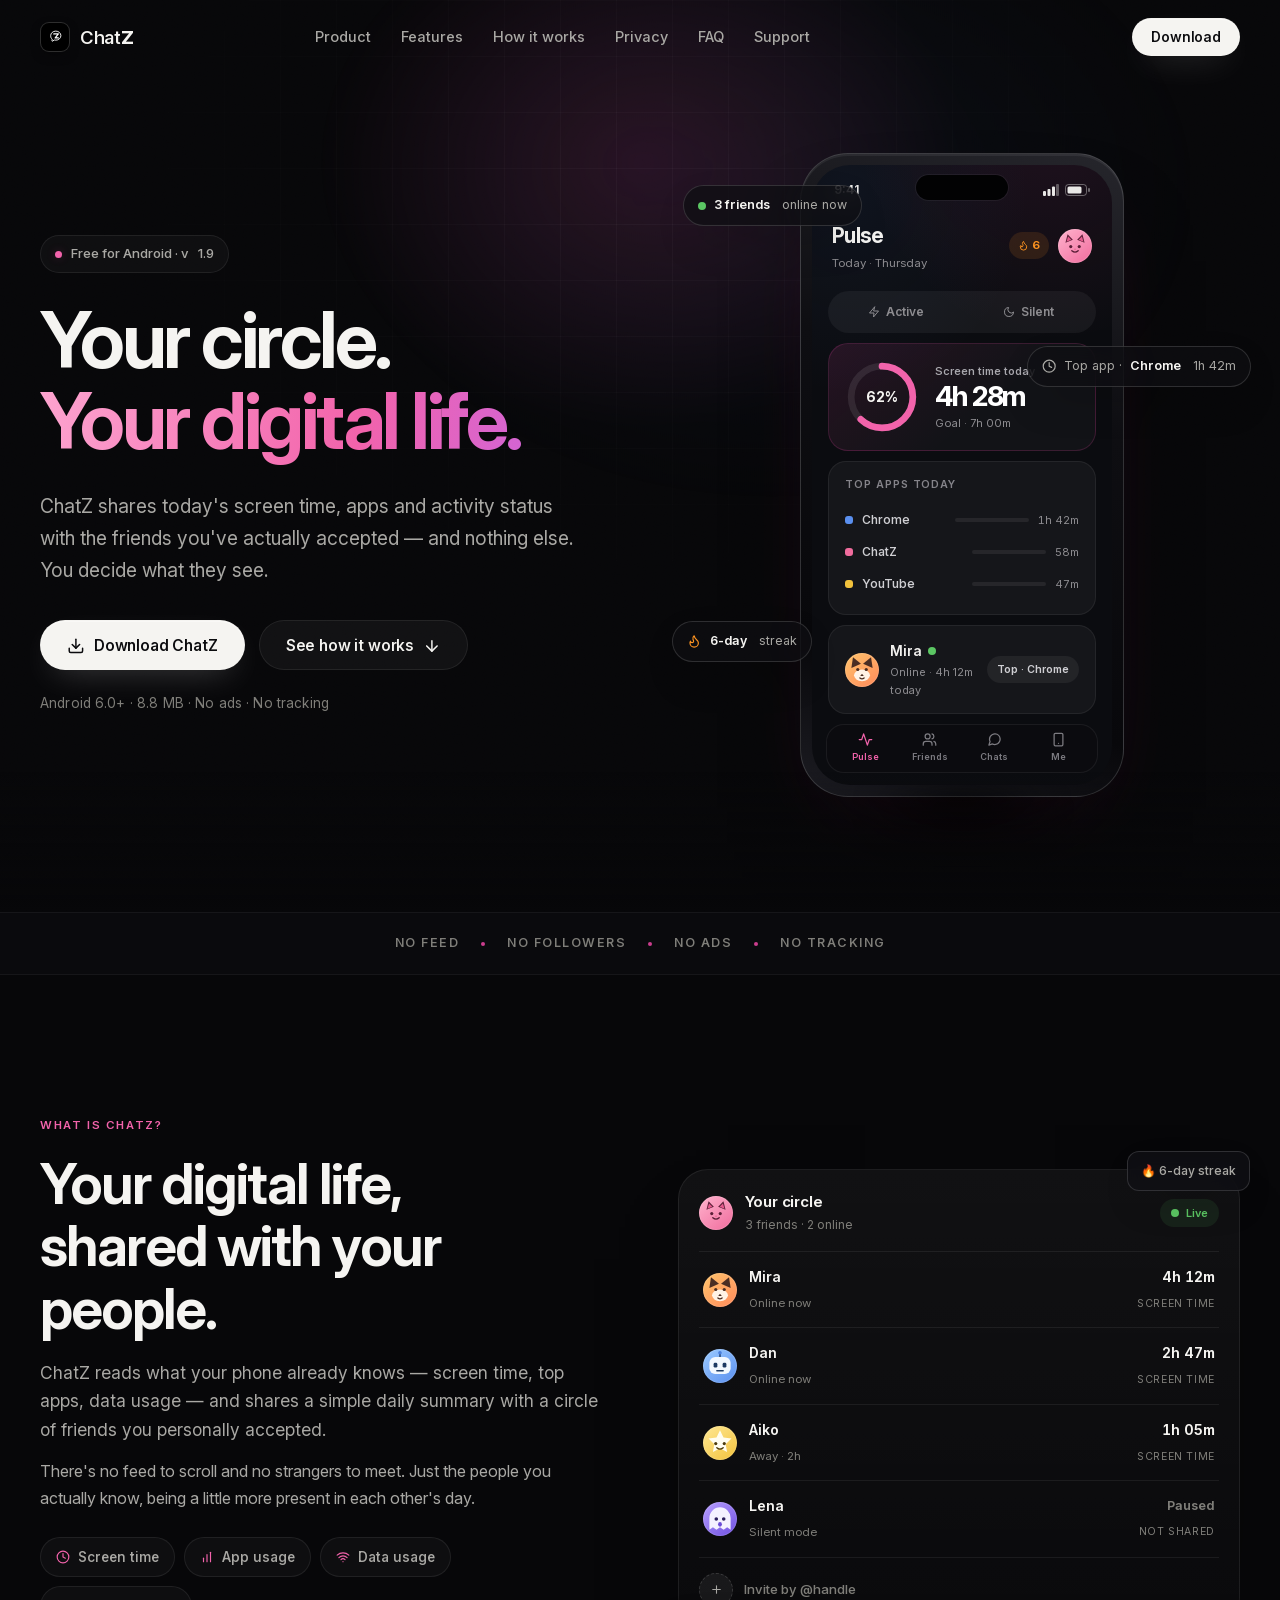
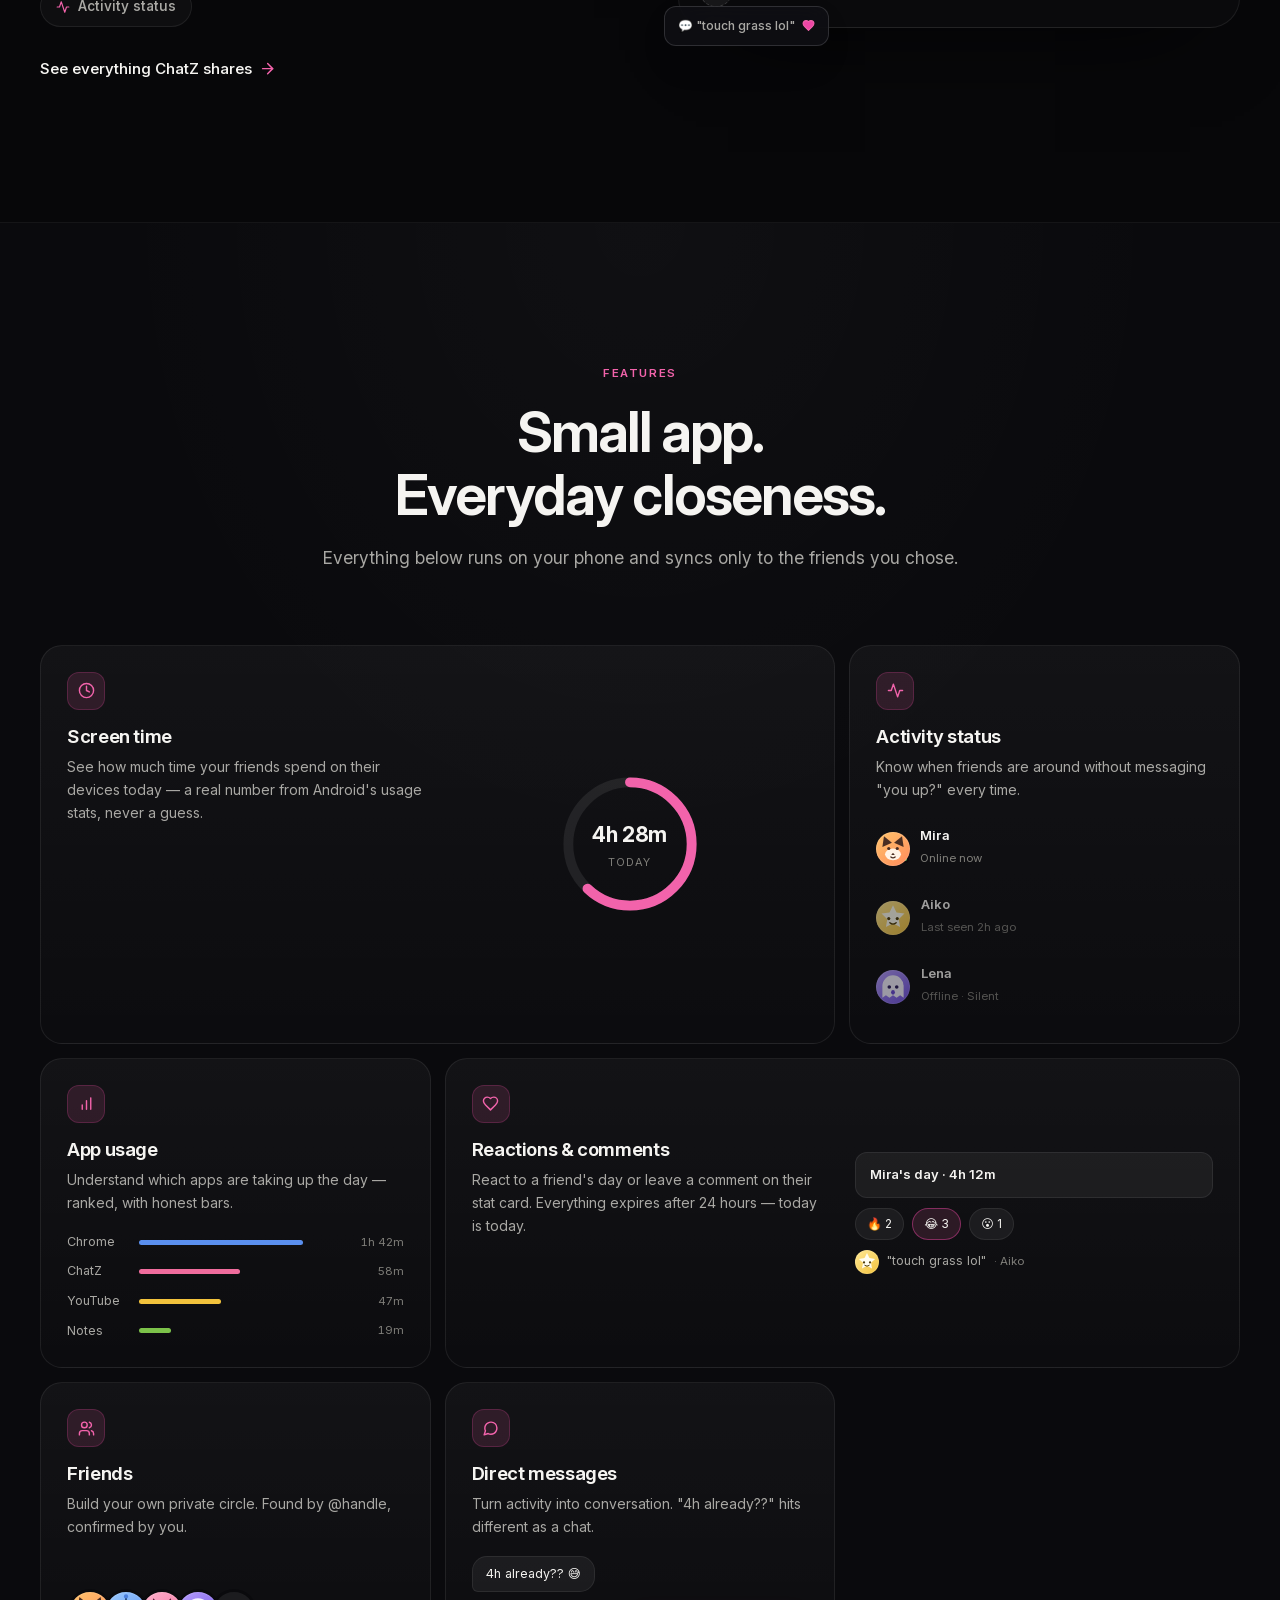
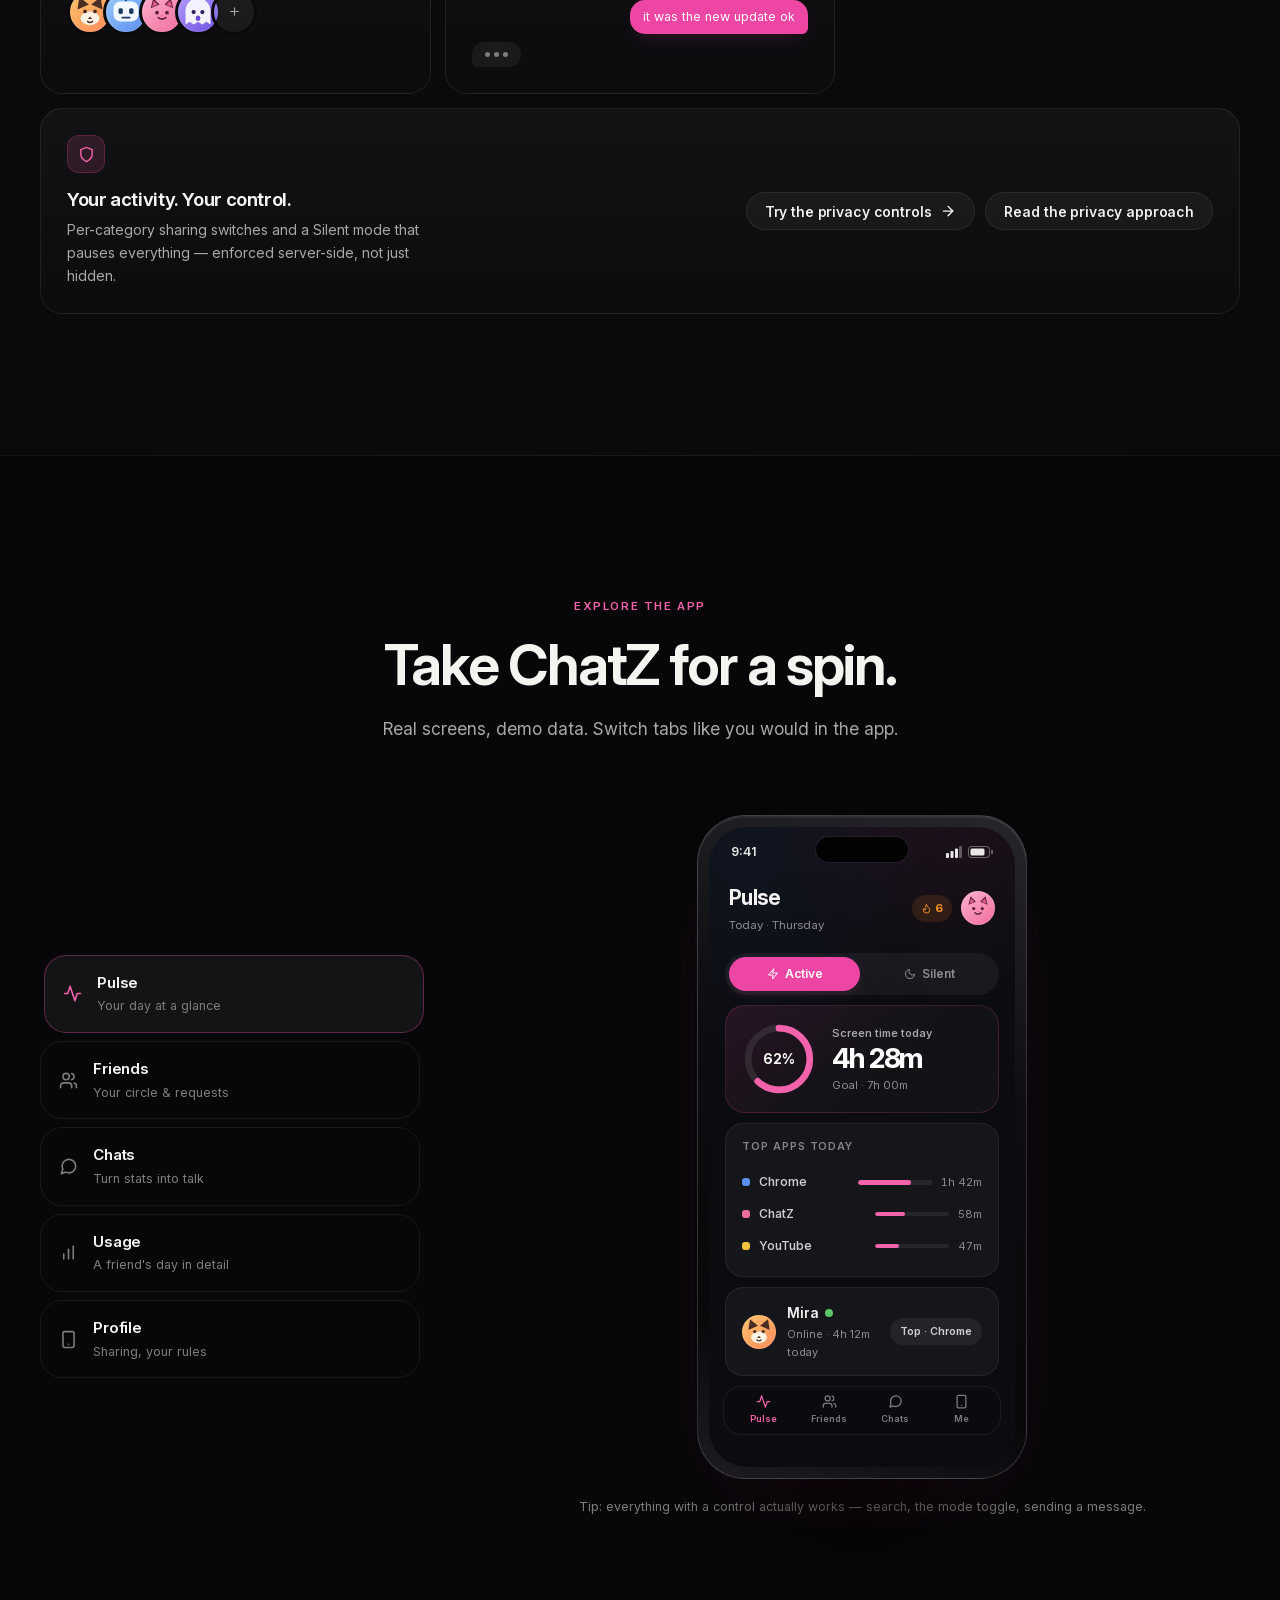
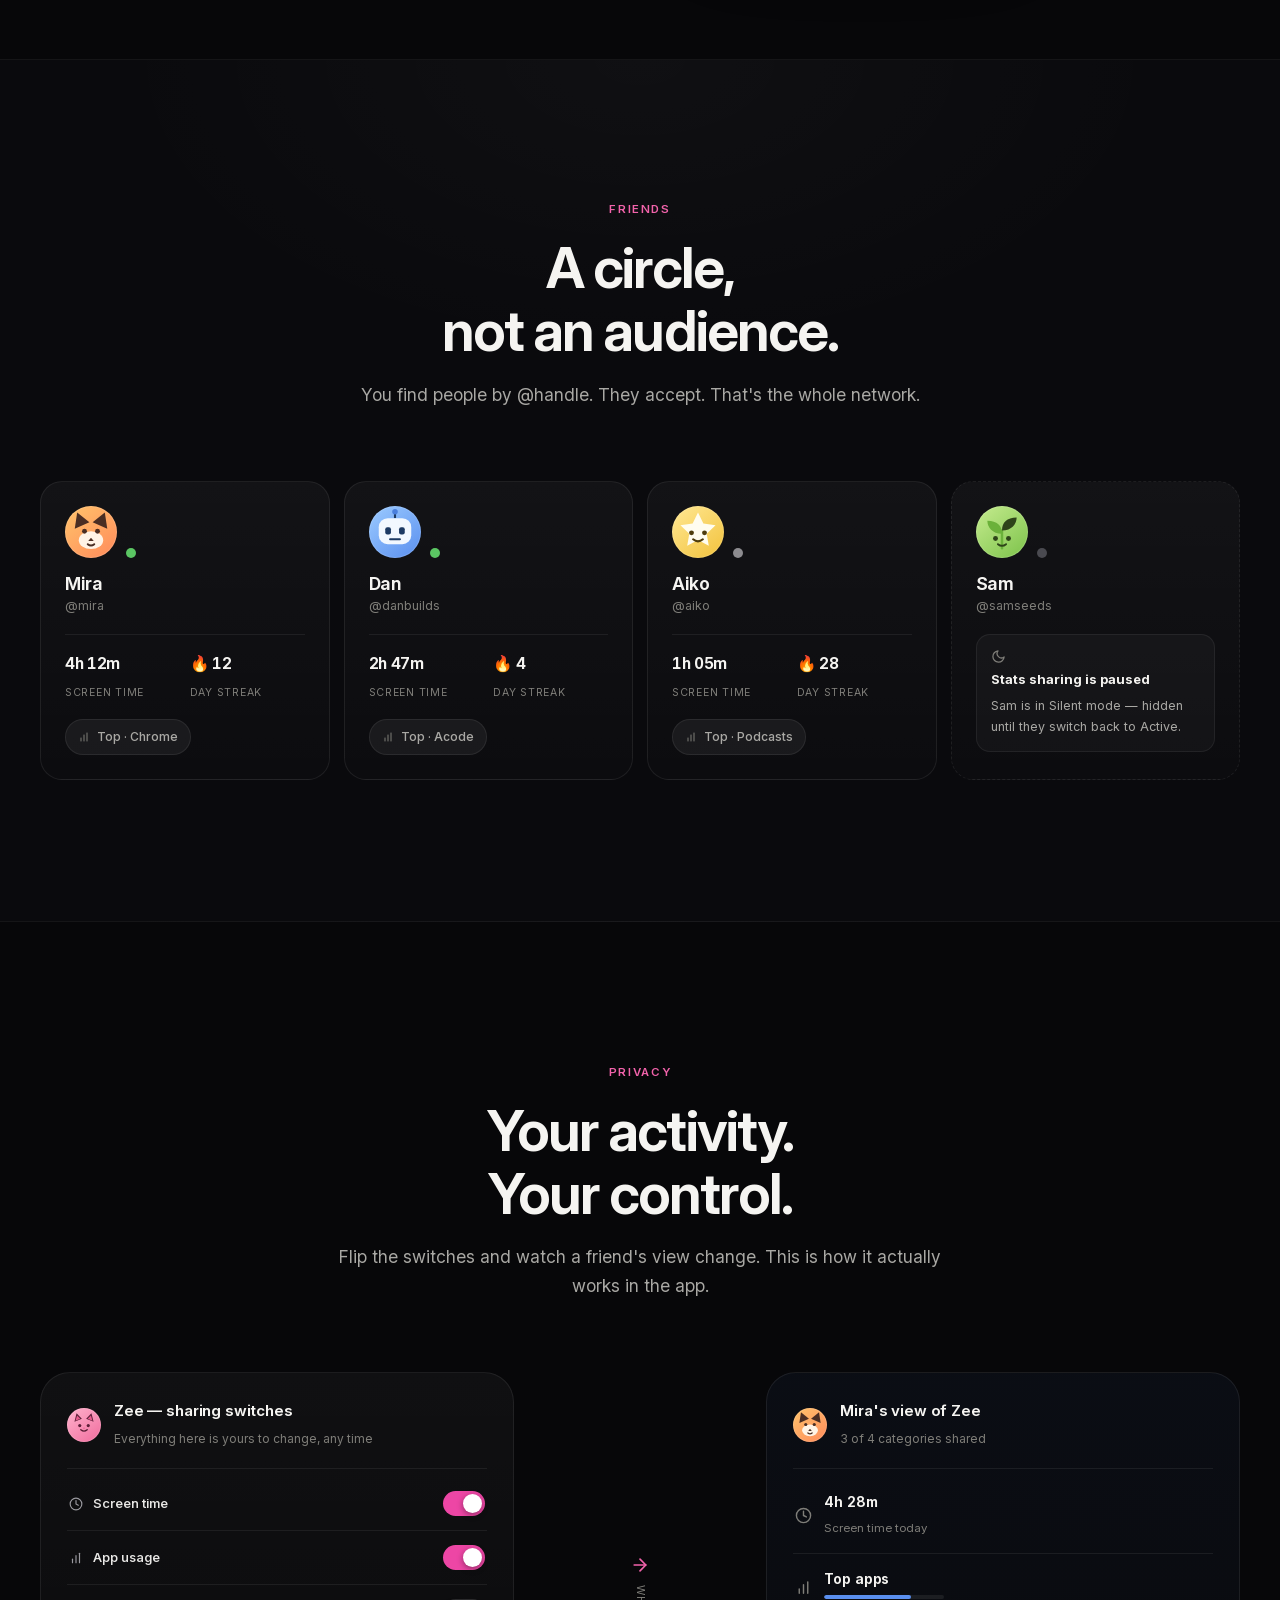
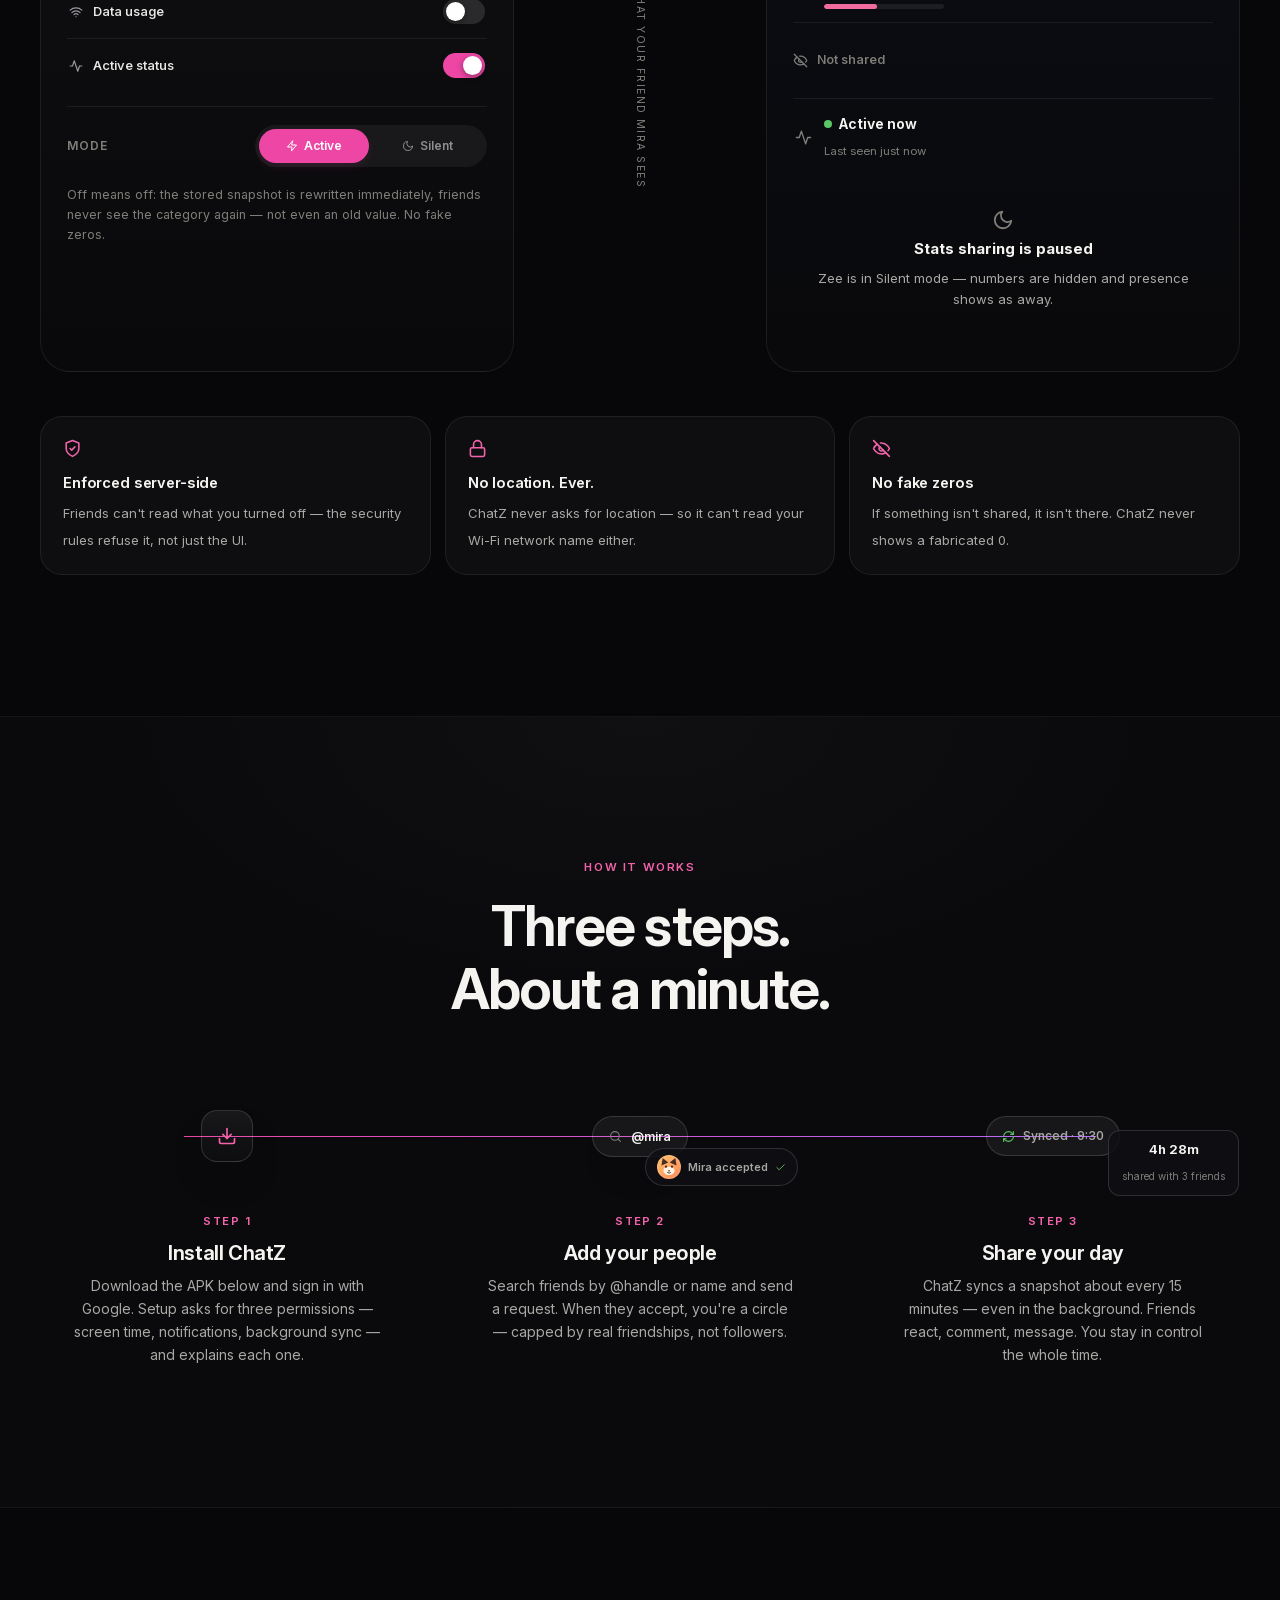
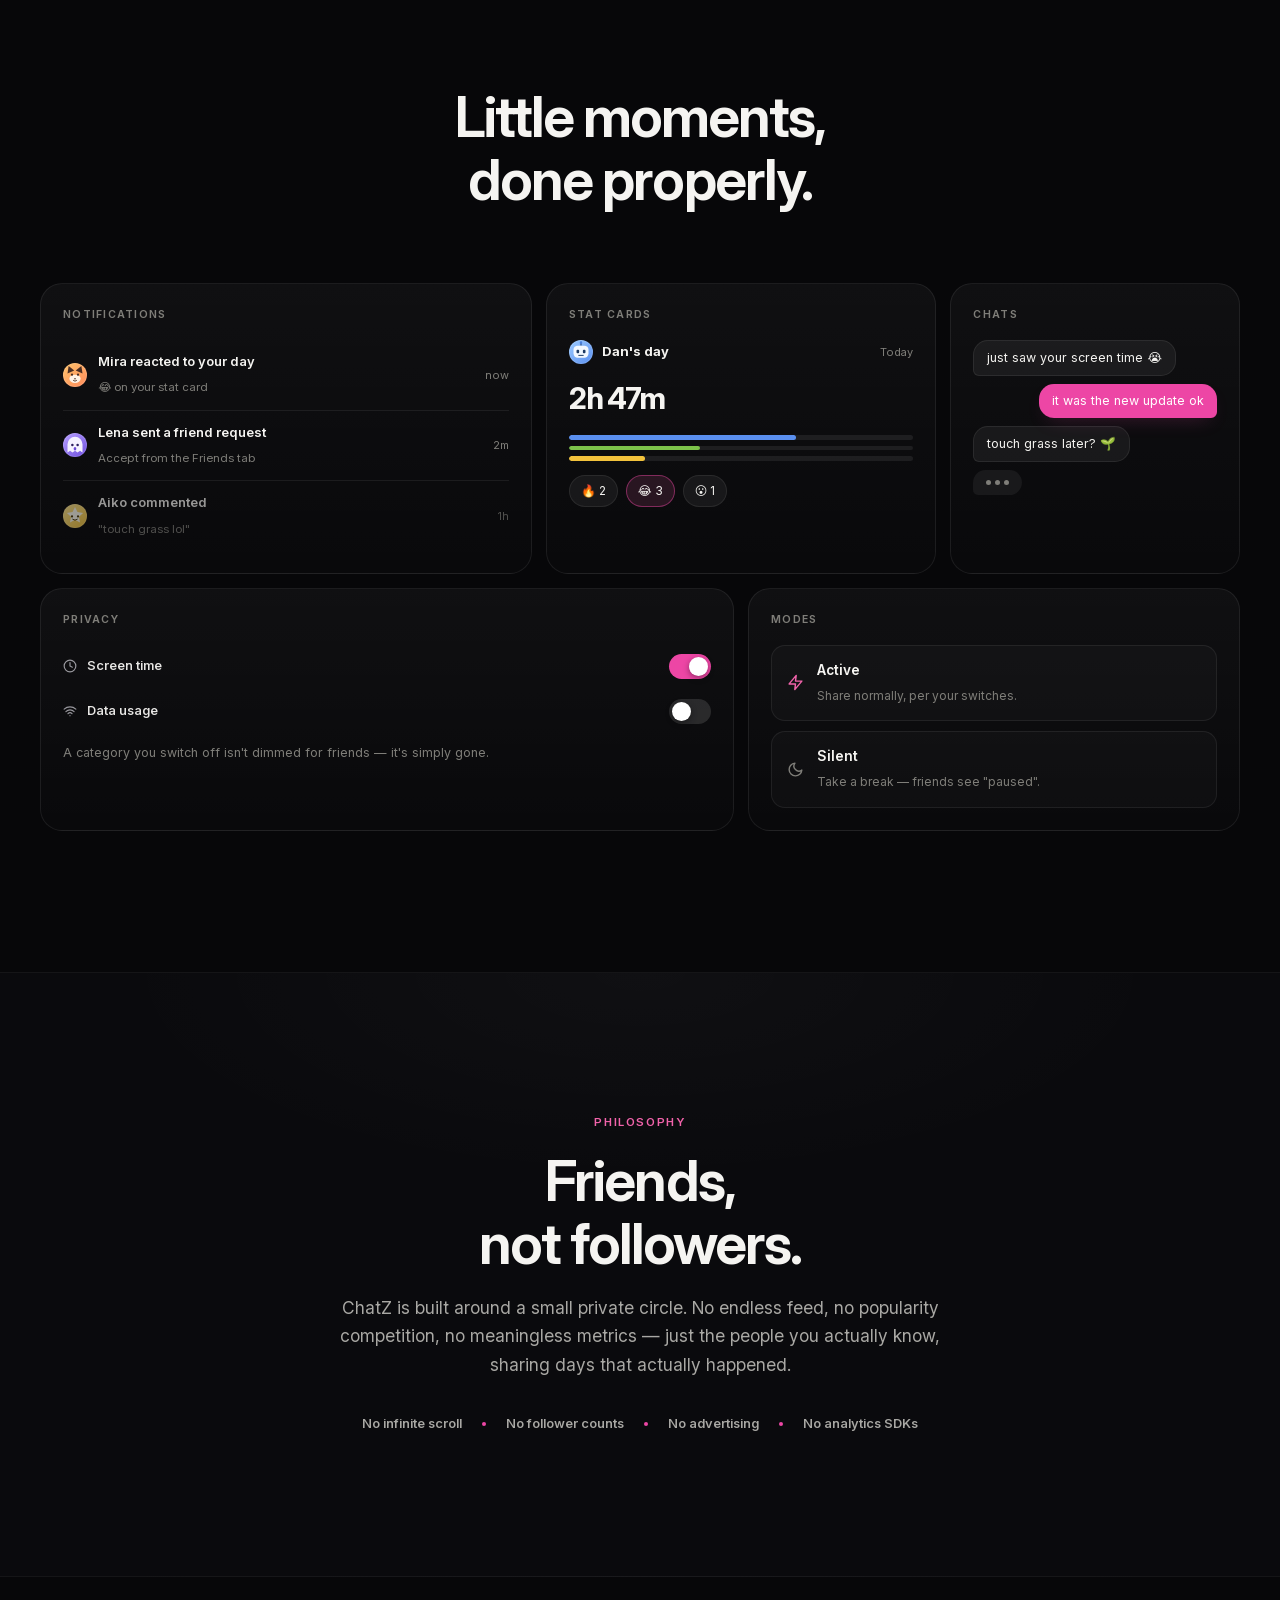
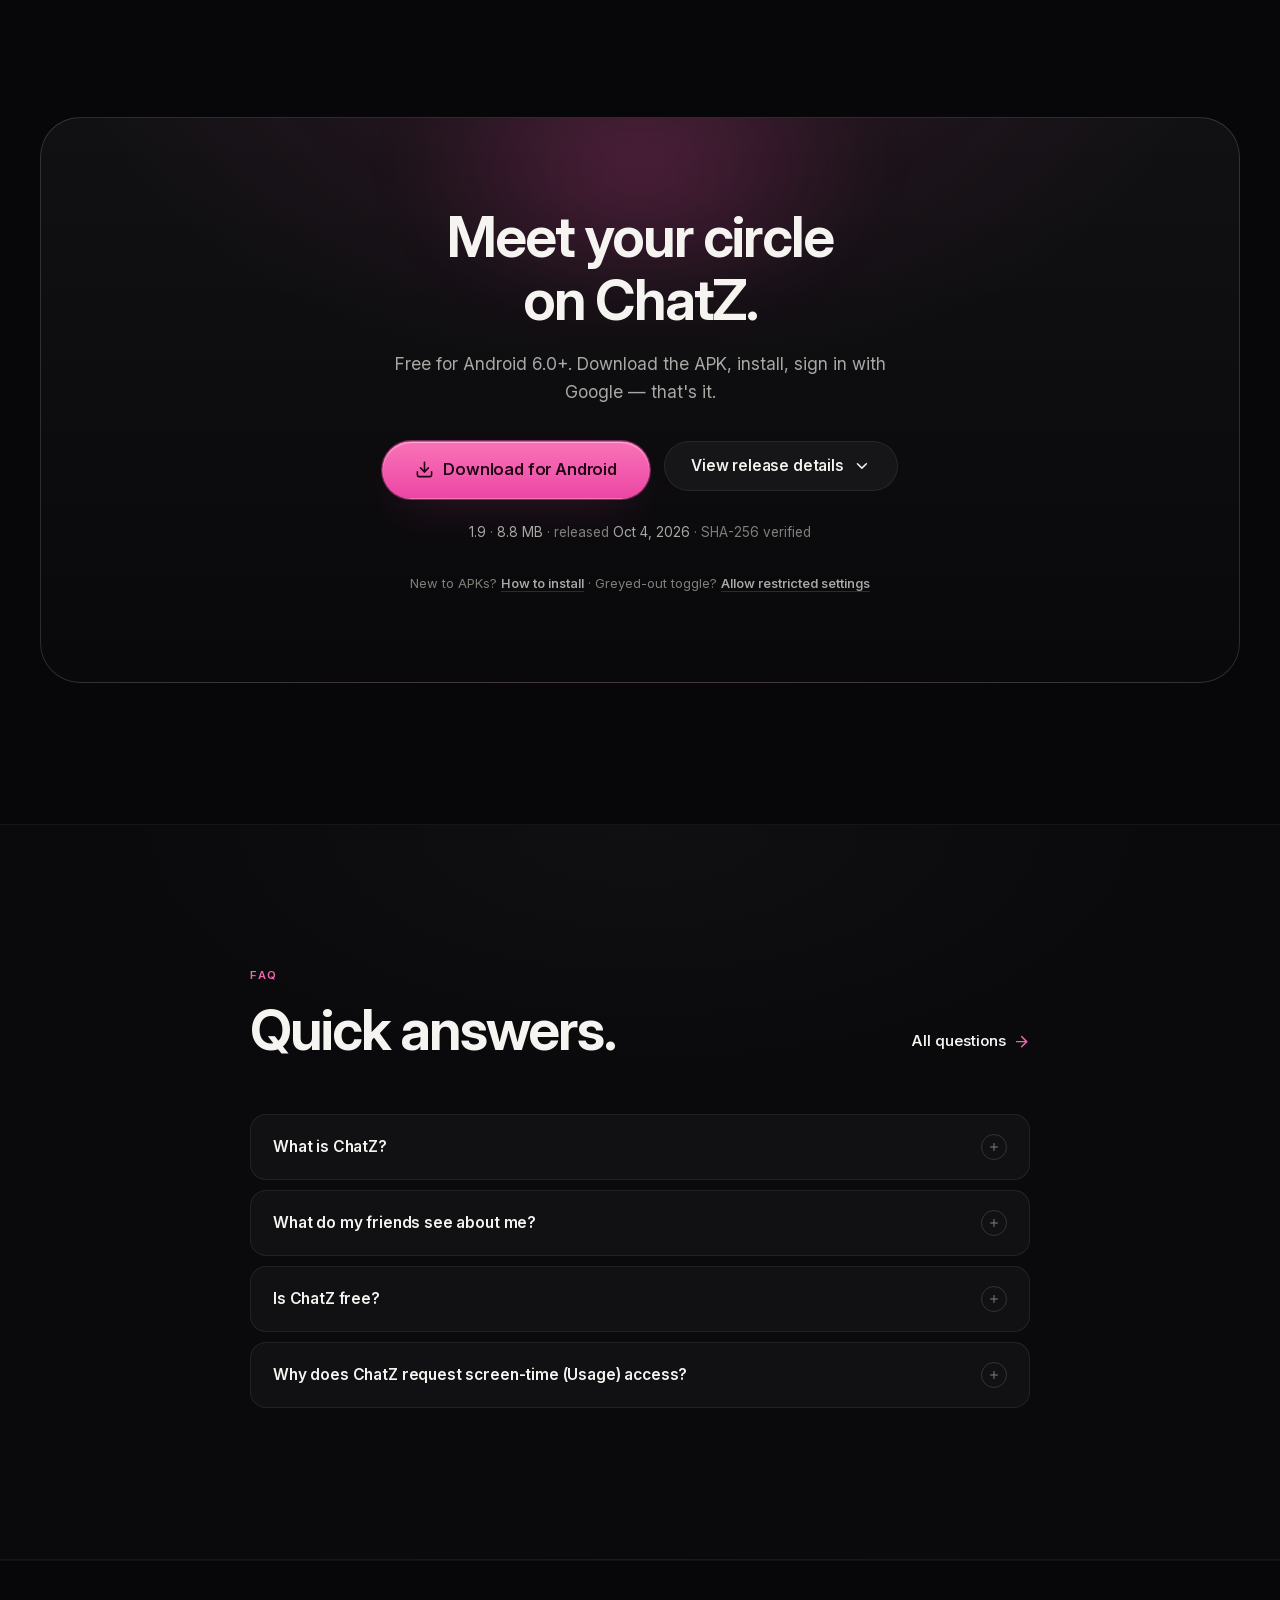
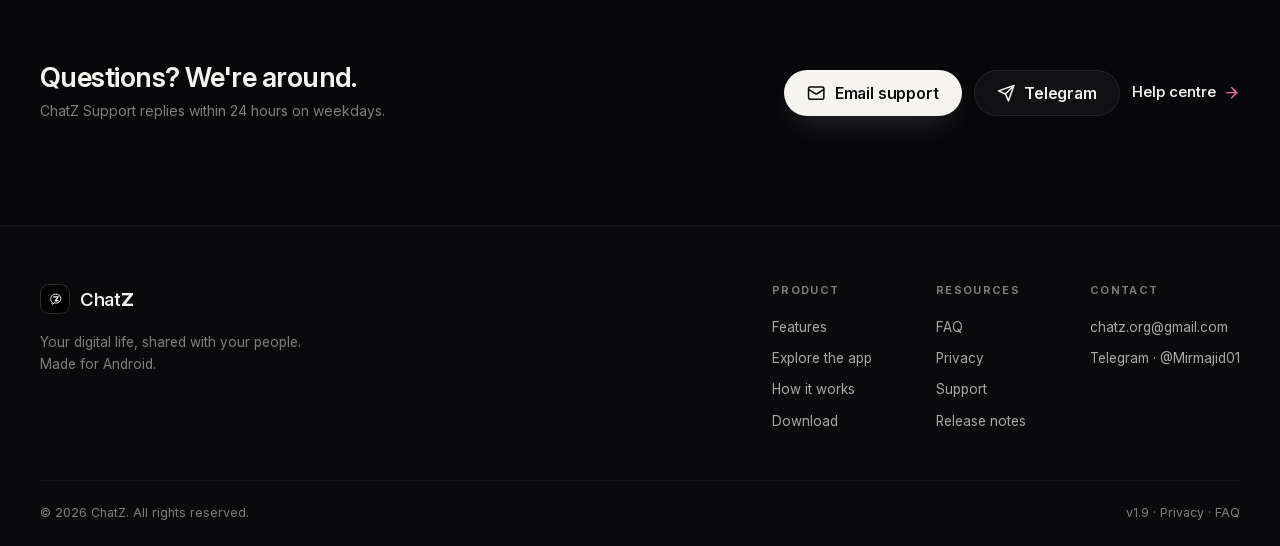
<file: index.html>
<!DOCTYPE html>
<html lang="en">
<head>
  <meta charset="UTF-8" />
  <meta name="viewport" content="width=device-width, initial-scale=1.0, viewport-fit=cover" />
  <title>ChatZ — Screen time, shared with your circle</title>
  <meta name="description" content="ChatZ is a friend-only Android app that shares today's screen time, app usage and activity status with the people you've actually accepted. No feed. No followers. No tracking." />
  <meta name="theme-color" content="#070709" />
  <link rel="icon" type="image/svg+xml" href="assets/favicon.svg" />
  <link rel="preload" href="assets/fonts/InterVariable.woff2" as="font" type="font/woff2" crossorigin />
  <link rel="stylesheet" href="css/styles.css" />

  <!-- Open Graph / Twitter -->
  <link rel="canonical" href="https://chatz-website.vercel.app/" />
  <meta property="og:type" content="website" />
  <meta property="og:site_name" content="ChatZ" />
  <meta property="og:url" content="https://chatz-website.vercel.app/" />
  <meta property="og:title" content="ChatZ — Screen time, shared with your circle" />
  <meta property="og:description" content="Share today's screen time, apps and activity with the friends you've actually accepted. No feed. No followers. No tracking." />
  <meta property="og:image" content="https://chatz-website.vercel.app/assets/og.png" />
  <meta property="og:image:width" content="1200" />
  <meta property="og:image:height" content="630" />
  <meta property="og:image:alt" content="ChatZ — a dark app screen showing today's screen time shared with a small circle of friends" />
  <meta property="og:locale" content="en_US" />
  <meta name="twitter:card" content="summary_large_image" />
  <meta name="twitter:title" content="ChatZ — Screen time, shared with your circle" />
  <meta name="twitter:description" content="Share today's screen time, apps and activity with the friends you've actually accepted. No feed. No followers. No tracking." />
  <meta name="twitter:image" content="https://chatz-website.vercel.app/assets/og.png" />
</head>
<body>

<a class="skip-link" href="#main">Skip to content</a>

<!-- ============ Icon sprite ============ -->
<svg xmlns="http://www.w3.org/2000/svg" style="display:none" aria-hidden="true">
  <symbol id="i-clock" viewBox="0 0 24 24"><circle cx="12" cy="12" r="10"/><polyline points="12 6 12 12 16 14"/></symbol>
  <symbol id="i-activity" viewBox="0 0 24 24"><polyline points="22 12 18 12 15 21 9 3 6 12 2 12"/></symbol>
  <symbol id="i-chart" viewBox="0 0 24 24"><line x1="6" y1="20" x2="6" y2="14"/><line x1="12" y1="20" x2="12" y2="8"/><line x1="18" y1="20" x2="18" y2="4"/></symbol>
  <symbol id="i-users" viewBox="0 0 24 24"><path d="M16 21v-2a4 4 0 0 0-4-4H6a4 4 0 0 0-4 4v2"/><circle cx="9" cy="7" r="4"/><path d="M22 21v-2a4 4 0 0 0-3-3.87"/><path d="M16 3.13a4 4 0 0 1 0 7.75"/></symbol>
  <symbol id="i-message" viewBox="0 0 24 24"><path d="M21 11.5a8.38 8.38 0 0 1-.9 3.8 8.5 8.5 0 0 1-7.6 4.7 8.38 8.38 0 0 1-3.8-.9L3 21l1.9-5.7a8.38 8.38 0 0 1-.9-3.8 8.5 8.5 0 0 1 4.7-7.6 8.38 8.38 0 0 1 3.8-.9h.5a8.48 8.48 0 0 1 8 8v.5z"/></symbol>
  <symbol id="i-shield" viewBox="0 0 24 24"><path d="M12 22s8-4 8-10V5l-8-3-8 3v7c0 6 8 10 8 10z"/></symbol>
  <symbol id="i-shield-check" viewBox="0 0 24 24"><path d="M12 22s8-4 8-10V5l-8-3-8 3v7c0 6 8 10 8 10z"/><path d="m9 12 2 2 4-4"/></symbol>
  <symbol id="i-moon" viewBox="0 0 24 24"><path d="M21 12.79A9 9 0 1 1 11.21 3 7 7 0 0 0 21 12.79z"/></symbol>
  <symbol id="i-zap" viewBox="0 0 24 24"><polygon points="13 2 3 14 12 14 11 22 21 10 12 10"/></symbol>
  <symbol id="i-download" viewBox="0 0 24 24"><path d="M21 15v4a2 2 0 0 1-2 2H5a2 2 0 0 1-2-2v-4"/><polyline points="7 10 12 15 17 10"/><line x1="12" y1="15" x2="12" y2="3"/></symbol>
  <symbol id="i-arrow-right" viewBox="0 0 24 24"><line x1="5" y1="12" x2="19" y2="12"/><polyline points="12 5 19 12 12 19"/></symbol>
  <symbol id="i-arrow-down" viewBox="0 0 24 24"><line x1="12" y1="5" x2="12" y2="19"/><polyline points="19 12 12 19 5 12"/></symbol>
  <symbol id="i-check" viewBox="0 0 24 24"><polyline points="20 6 9 17 4 12"/></symbol>
  <symbol id="i-x" viewBox="0 0 24 24"><line x1="18" y1="6" x2="6" y2="18"/><line x1="6" y1="6" x2="18" y2="18"/></symbol>
  <symbol id="i-eye-off" viewBox="0 0 24 24"><path d="M9.88 9.88a3 3 0 1 0 4.24 4.24"/><path d="M10.73 5.08A10.43 10.43 0 0 1 12 5c7 0 10 7 10 7a13.16 13.16 0 0 1-1.67 2.68"/><path d="M6.61 6.61A13.526 13.526 0 0 0 2 12s3 7 10 7a9.74 9.74 0 0 0 5.39-1.61"/><line x1="2" y1="2" x2="22" y2="22"/></symbol>
  <symbol id="i-eye" viewBox="0 0 24 24"><path d="M2 12s3-7 10-7 10 7 10 7-3 7-10 7-10-7-10-7Z"/><circle cx="12" cy="12" r="3"/></symbol>
  <symbol id="i-flame" viewBox="0 0 24 24"><path d="M8.5 14.5A2.5 2.5 0 0 0 11 12c0-1.38-.5-2-1-3-1.072-2.143-.224-4.054 2-6 .5 2.5 2 4.9 4 6.5 2 1.6 3 3.5 3 5.5a7 7 0 1 1-14 0c0-1.153.433-2.294 1-3a2.5 2.5 0 0 0 2.5 2.5z"/></symbol>
  <symbol id="i-search" viewBox="0 0 24 24"><circle cx="11" cy="11" r="8"/><line x1="21" y1="21" x2="16.65" y2="16.65"/></symbol>
  <symbol id="i-send" viewBox="0 0 24 24"><path d="m22 2-7 20-4-9-9-4Z"/><path d="M22 2 11 13"/></symbol>
  <symbol id="i-wifi" viewBox="0 0 24 24"><path d="M5 13a10 10 0 0 1 14 0"/><path d="M8.5 16.5a5 5 0 0 1 7 0"/><path d="M2 8.82a15 15 0 0 1 20 0"/><line x1="12" y1="20" x2="12.01" y2="20"/></symbol>
  <symbol id="i-battery" viewBox="0 0 24 24"><rect width="16" height="10" x="2" y="7" rx="2"/><line x1="22" y1="11" x2="22" y2="13"/></symbol>
  <symbol id="i-plus" viewBox="0 0 24 24"><line x1="12" y1="5" x2="12" y2="19"/><line x1="5" y1="12" x2="19" y2="12"/></symbol>
  <symbol id="i-chevron" viewBox="0 0 24 24"><polyline points="6 9 12 15 18 9"/></symbol>
  <symbol id="i-copy" viewBox="0 0 24 24"><rect width="13" height="13" x="9" y="9" rx="2"/><path d="M5 15H4a2 2 0 0 1-2-2V4a2 2 0 0 1 2-2h9a2 2 0 0 1 2 2v1"/></symbol>
  <symbol id="i-external" viewBox="0 0 24 24"><path d="M18 13v6a2 2 0 0 1-2 2H5a2 2 0 0 1-2-2V8a2 2 0 0 1 2-2h6"/><polyline points="15 3 21 3 21 9"/><line x1="10" y1="14" x2="21" y2="3"/></symbol>
  <symbol id="i-mail" viewBox="0 0 24 24"><rect width="20" height="16" x="2" y="4" rx="2"/><path d="m22 7-8.97 5.7a1.94 1.94 0 0 1-2.06 0L2 7"/></symbol>
  <symbol id="i-buoy" viewBox="0 0 24 24"><circle cx="12" cy="12" r="10"/><circle cx="12" cy="12" r="4"/><line x1="4.93" y1="4.93" x2="9.17" y2="9.17"/><line x1="14.83" y1="14.83" x2="19.07" y2="19.07"/><line x1="14.83" y1="9.17" x2="19.07" y2="4.93"/><line x1="4.93" y1="19.07" x2="9.17" y2="14.83"/></symbol>
  <symbol id="i-smartphone" viewBox="0 0 24 24"><rect width="14" height="20" x="5" y="2" rx="2"/><line x1="12" y1="18" x2="12.01" y2="18"/></symbol>
  <symbol id="i-refresh" viewBox="0 0 24 24"><path d="M3 12a9 9 0 0 1 9-9 9.75 9.75 0 0 1 6.74 2.74L21 8"/><path d="M21 3v5h-5"/><path d="M21 12a9 9 0 0 1-9 9 9.75 9.75 0 0 1-6.74-2.74L3 16"/><path d="M3 21v-5h5"/></symbol>
  <symbol id="i-lock" viewBox="0 0 24 24"><rect width="18" height="11" x="3" y="11" rx="2"/><path d="M7 11V7a5 5 0 0 1 10 0v4"/></symbol>
  <symbol id="i-github" viewBox="0 0 24 24"><path d="M15 22v-4a4.8 4.8 0 0 0-1-3.5c3 0 6-2 6-5.5.08-1.25-.27-2.48-1-3.5.28-1.15.28-2.35 0-3.5 0 0-1 0-3 1.5-2.64-.5-5.36-.5-8 0C6 2 5 2 5 2c-.3 1.15-.3 2.35 0 3.5A5.403 5.403 0 0 0 4 9c0 3.5 3 5.5 6 5.5-.39.49-.68 1.05-.85 1.65-.17.6-.22 1.23-.15 1.85v4"/><path d="M9 18c-4.51 2-5-2-7-2"/></symbol>
  <symbol id="i-heart" viewBox="0 0 24 24"><path d="M19 14c1.49-1.46 3-3.21 3-5.5A5.5 5.5 0 0 0 16.5 3c-1.76 0-3 .5-4.5 2-1.5-1.5-2.74-2-4.5-2A5.5 5.5 0 0 0 2 8.5c0 2.3 1.5 4.05 3 5.5l7 7Z"/></symbol>
</svg>

<!-- ============ Navigation ============ -->
<header class="nav" id="siteNav">
  <div class="container nav__inner">
    <a class="brand" href="/" aria-label="ChatZ — home">
      <span class="brand__mark" aria-hidden="true">
        <svg viewBox="0 0 120 120" width="26" height="26"><path d="M62 22c20.4 0 36 14.3 36 32 0 17.7-15.6 32-36 32-3.6 0-7.1-.5-10.3-1.3l-13.4 8.2c-1.6 1-3.7-.3-3.4-2.2l1.9-11.9C29.5 73.4 26 65.6 26 54c0-17.7 15.6-32 36-32z" fill="none" stroke="currentColor" stroke-width="6.5" stroke-linejoin="round"/><path d="M48 42h32l-22 28h22" fill="none" stroke="currentColor" stroke-width="9" stroke-linecap="round" stroke-linejoin="round"/></svg>
      </span>
      <span class="brand__word">Chat<b>Z</b></span>
    </a>
    <nav class="nav__links" aria-label="Primary">
      <a href="#product">Product</a>
      <a href="#features">Features</a>
      <a href="#how">How it works</a>
      <a href="privacy">Privacy</a>
      <a href="faq">FAQ</a>
      <a href="support">Support</a>
    </nav>
    <div class="nav__actions">
      <a class="btn btn--white btn--sm" href="#download">Download</a>
      <button class="nav__burger" type="button" aria-expanded="false" aria-controls="mobileMenu" aria-label="Open menu">
        <span></span><span></span>
      </button>
    </div>
  </div>
</header>

<div class="mobile-menu" id="mobileMenu">
    <nav class="mobile-menu__links" aria-label="Mobile">
      <a href="#product">Product</a>
      <a href="#features">Features</a>
      <a href="#how">How it works</a>
      <a href="privacy">Privacy</a>
      <a href="faq">FAQ</a>
      <a href="support">Support</a>
    </nav>
    <div class="mobile-menu__foot">
      <a class="btn btn--pink" href="#download">Download ChatZ</a>
      <span class="mobile-menu__meta">Free · Android 6.0+ · <span data-release="version">1.9</span></span>
    </div>
  </div>


<main id="main">

<!-- ============ Hero ============ -->
<section class="hero" aria-label="Introduction">
  <div class="hero__bg" aria-hidden="true">
    <div class="hero__glow"></div>
    <div class="hero__grid"></div>
    <div class="hero__noise"></div>
  </div>

  <div class="container hero__inner">
    <div class="hero__copy">
      <a class="hero__chip reveal-hero rh-1" href="#download">
        <span class="hero__chip-dot" aria-hidden="true"></span>
        Free for Android · v<span data-release="version">1.9</span>
      </a>
      <h1 class="hero__title">
        <span class="hero__line reveal-hero rh-1">Your circle.</span>
        <span class="hero__line hero__line--accent reveal-hero rh-2">Your digital life.</span>
      </h1>
      <p class="hero__sub reveal-hero rh-3">
        ChatZ shares today's screen time, apps and activity status with the
        friends you've actually accepted — and nothing else.
        You decide what they see.
      </p>
      <div class="hero__ctas reveal-hero rh-4">
        <a class="btn btn--white btn--lg magnetic" href="#download">
          <svg class="icon" aria-hidden="true"><use href="#i-download"/></svg>
          Download ChatZ
        </a>
        <a class="btn btn--ghost btn--lg magnetic" href="#how">
          See how it works
          <svg class="icon" aria-hidden="true"><use href="#i-arrow-down"/></svg>
        </a>
      </div>
      <p class="hero__meta reveal-hero rh-5">
        Android 6.0+ · <span data-release="size">8.8 MB</span> · No ads · No tracking
      </p>
    </div>

    <div class="hero__stage reveal-hero rh-3">
      <!-- Floating chips -->
      <div class="hero-chip hero-chip--a" aria-hidden="true">
        <span class="dot dot--live"></span>
        <b>3 friends</b>&nbsp;online now
      </div>
      <div class="hero-chip hero-chip--b" aria-hidden="true">
        <svg class="icon icon--warn" aria-hidden="true"><use href="#i-flame"/></svg>
        <b>6-day</b>&nbsp;streak
      </div>
      <div class="hero-chip hero-chip--c" aria-hidden="true">
        <svg class="icon" aria-hidden="true"><use href="#i-clock"/></svg>
        Top app · <b>Chrome</b>&nbsp;1h 42m
      </div>

      <!-- Phone -->
      <div class="phone hero__phone" aria-hidden="true">
        <div class="phone__notch"></div>
        <div class="phone__screen phone__screen--pulse">
          <div class="p-status">
            <span class="p-status__time">9:41</span>
            <span class="p-status__icons">
              <svg viewBox="0 0 16 12" class="p-sig"><rect x="0" y="7" width="3" height="5" rx="1"/><rect x="4.5" y="5" width="3" height="7" rx="1"/><rect x="9" y="2.5" width="3" height="9.5" rx="1"/><rect x="13" y="0" width="3" height="12" rx="1" opacity=".35"/></svg>
              <svg class="p-batt" viewBox="0 0 25 12"><rect x="0.5" y="0.5" width="21" height="11" rx="3" fill="none" stroke="currentColor" opacity=".4"/><rect x="2.5" y="2.5" width="14" height="7" rx="1.5"/><rect x="23" y="4" width="2" height="4" rx="1" opacity=".4"/></svg>
            </span>
          </div>

          <div class="p-head">
            <div>
              <div class="p-head__title">Pulse</div>
              <div class="p-head__date">Today · Thursday</div>
            </div>
            <div class="p-head__side">
              <span class="p-streak"><svg class="icon"><use href="#i-flame"/></svg>6</span>
              <span class="p-avatar" data-avatar="cat" data-palette="4"></span>
            </div>
          </div>

          <div class="p-mode" role="presentation">
            <span class="p-mode__opt p-mode__opt--on"><svg class="icon"><use href="#i-zap"/></svg>Active</span>
            <span class="p-mode__opt"><svg class="icon"><use href="#i-moon"/></svg>Silent</span>
          </div>

          <div class="p-today">
            <div class="p-today__ringwrap">
              <svg class="p-today__ring" viewBox="0 0 72 72">
                <circle class="p-today__ring-bg" cx="36" cy="36" r="30"/>
                <circle class="p-today__ring-fg" cx="36" cy="36" r="30" data-ring="0.62"/>
              </svg>
              <div class="p-today__goal">62%</div>
            </div>
            <div class="p-today__nums">
              <div class="p-today__label">Screen time today</div>
              <div class="p-today__value"><span data-count="268" data-format="duration">4h 28m</span></div>
              <div class="p-today__sub">Goal · 7h 00m</div>
            </div>
          </div>

          <div class="p-card">
            <div class="p-card__label">Top apps today</div>
            <div class="p-app"><span class="p-app__dot" style="--c:#5A8FEF"></span><span class="p-app__name">Chrome</span><span class="p-app__bar"><i style="--w:72%"></i></span><span class="p-app__val">1h 42m</span></div>
            <div class="p-app"><span class="p-app__dot" style="--c:#F06C9D"></span><span class="p-app__name">ChatZ</span><span class="p-app__bar"><i style="--w:41%"></i></span><span class="p-app__val">58m</span></div>
            <div class="p-app"><span class="p-app__dot" style="--c:#F2C23C"></span><span class="p-app__name">YouTube</span><span class="p-app__bar"><i style="--w:33%"></i></span><span class="p-app__val">47m</span></div>
          </div>

          <div class="p-card p-friend">
            <div class="p-friend__row">
              <span class="p-avatar" data-avatar="fox" data-palette="0"></span>
              <div class="p-friend__meta">
                <div class="p-friend__name">Mira <span class="dot dot--live"></span></div>
                <div class="p-friend__sub">Online · 4h 12m today</div>
              </div>
              <span class="p-chip">Top · Chrome</span>
            </div>
          </div>

          <div class="p-tabs">
            <span class="p-tab p-tab--on"><svg class="icon"><use href="#i-activity"/></svg>Pulse</span>
            <span class="p-tab"><svg class="icon"><use href="#i-users"/></svg>Friends</span>
            <span class="p-tab"><svg class="icon"><use href="#i-message"/></svg>Chats</span>
            <span class="p-tab"><svg class="icon"><use href="#i-smartphone"/></svg>Me</span>
          </div>
        </div>
        <div class="phone__shadow" aria-hidden="true"></div>
      </div>
    </div>
  </div>

  <div class="hero__fade" aria-hidden="true"></div>
</section>

<!-- ============ Manifesto strip ============ -->
<div class="strip" role="presentation">
  <div class="container strip__inner">
    <span>No feed</span><i></i>
    <span>No followers</span><i></i>
    <span>No ads</span><i></i>
    <span>No tracking</span>
  </div>
</div>

<!-- ============ What is ChatZ ============ -->
<section class="section" id="product">
  <div class="container product">
    <div class="product__copy">
      <p class="eyebrow reveal">What is ChatZ?</p>
      <h2 class="h2 reveal">Your digital life,<br/>shared with your people.</h2>
      <p class="lede reveal">
        ChatZ reads what your phone already knows — screen time, top apps,
        data usage — and shares a simple daily summary with a circle of
        friends you personally accepted.
      </p>
      <p class="body reveal">
        There's no feed to scroll and no strangers to meet. Just the people
        you actually know, being a little more present in each other's day.
      </p>
      <ul class="product__list reveal">
        <li><svg class="icon"><use href="#i-clock"/></svg>Screen time</li>
        <li><svg class="icon"><use href="#i-chart"/></svg>App usage</li>
        <li><svg class="icon"><use href="#i-wifi"/></svg>Data usage</li>
        <li><svg class="icon"><use href="#i-activity"/></svg>Activity status</li>
      </ul>
      <a class="textlink reveal" href="#features">See everything ChatZ shares
        <svg class="icon"><use href="#i-arrow-right"/></svg></a>
    </div>

    <div class="product__visual reveal" aria-hidden="true">
      <div class="mini-ui">
        <div class="mini-ui__head">
          <span class="p-avatar" data-avatar="cat" data-palette="4"></span>
          <div>
            <div class="mini-ui__title">Your circle</div>
            <div class="mini-ui__sub">3 friends · 2 online</div>
          </div>
          <span class="mini-ui__badge"><span class="dot dot--live"></span>Live</span>
        </div>
        <div class="mini-ui__row" style="--i:0">
          <span class="p-avatar" data-avatar="fox" data-palette="0"></span>
          <div class="mini-ui__who"><b>Mira</b><span>Online now</span></div>
          <div class="mini-ui__stat"><b>4h 12m</b><span>Screen time</span></div>
        </div>
        <div class="mini-ui__row" style="--i:1">
          <span class="p-avatar" data-avatar="robot" data-palette="2"></span>
          <div class="mini-ui__who"><b>Dan</b><span>Online now</span></div>
          <div class="mini-ui__stat"><b>2h 47m</b><span>Screen time</span></div>
        </div>
        <div class="mini-ui__row mini-ui__row--away" style="--i:2">
          <span class="p-avatar" data-avatar="star" data-palette="9"></span>
          <div class="mini-ui__who"><b>Aiko</b><span>Away · 2h</span></div>
          <div class="mini-ui__stat"><b>1h 05m</b><span>Screen time</span></div>
        </div>
        <div class="mini-ui__row" style="--i:3">
          <span class="p-avatar" data-avatar="ghost" data-palette="8"></span>
          <div class="mini-ui__who"><b>Lena</b><span>Silent mode</span></div>
          <div class="mini-ui__stat mini-ui__stat--paused"><b>Paused</b><span>Not shared</span></div>
        </div>
        <div class="mini-ui__foot">
          <span class="p-avatar p-avatar--add"><svg class="icon"><use href="#i-plus"/></svg></span>
          <span>Invite by @handle</span>
        </div>
      </div>
      <div class="mini-float mini-float--a">🔥 6-day streak</div>
      <div class="mini-float mini-float--b">💬 "touch grass lol" <svg class="icon"><use href="#i-heart"/></svg></div>
    </div>
  </div>
</section>

<!-- ============ Features ============ -->
<section class="section section--tint" id="features">
  <div class="container">
    <div class="section-head">
      <p class="eyebrow reveal">Features</p>
      <h2 class="h2 reveal">Small app.<br/>Everyday closeness.</h2>
      <p class="lede lede--center reveal">Everything below runs on your phone and syncs only to the friends you chose.</p>
    </div>

    <div class="bento">
      <!-- Screen time — large -->
      <article class="bento__card bento__card--wide reveal" data-tilt>
        <div class="bento__body">
          <span class="bento__icon"><svg class="icon"><use href="#i-clock"/></svg></span>
          <h3>Screen time</h3>
          <p>See how much time your friends spend on their devices today — a real number from Android's usage stats, never a guess.</p>
        </div>
        <div class="bento__art" aria-hidden="true">
          <div class="ring-big">
            <svg viewBox="0 0 120 120">
              <circle class="ring-big__bg" cx="60" cy="60" r="50"/>
              <circle class="ring-big__fg" cx="60" cy="60" r="50" data-ring="0.62"/>
            </svg>
            <div class="ring-big__center"><b data-count="268" data-format="duration">4h 28m</b><span>today</span></div>
          </div>
        </div>
      </article>

      <!-- Activity status -->
      <article class="bento__card reveal" data-tilt>
        <div class="bento__body">
          <span class="bento__icon"><svg class="icon"><use href="#i-activity"/></svg></span>
          <h3>Activity status</h3>
          <p>Know when friends are around without messaging "you up?" every time.</p>
        </div>
        <div class="bento__art bento__art--presence" aria-hidden="true">
          <div class="presence"><span class="p-avatar" data-avatar="fox" data-palette="0"></span><span class="dot dot--live"></span><div><b>Mira</b><span>Online now</span></div></div>
          <div class="presence presence--dim"><span class="p-avatar" data-avatar="star" data-palette="9"></span><div><b>Aiko</b><span>Last seen 2h ago</span></div></div>
          <div class="presence presence--dim"><span class="p-avatar" data-avatar="ghost" data-palette="8"></span><div><b>Lena</b><span>Offline · Silent</span></div></div>
        </div>
      </article>

      <!-- App usage -->
      <article class="bento__card reveal" data-tilt>
        <div class="bento__body">
          <span class="bento__icon"><svg class="icon"><use href="#i-chart"/></svg></span>
          <h3>App usage</h3>
          <p>Understand which apps are taking up the day — ranked, with honest bars.</p>
        </div>
        <div class="bento__art" aria-hidden="true">
          <div class="bar-row"><span>Chrome</span><i style="--w:78%;--c:#5A8FEF"></i><em>1h 42m</em></div>
          <div class="bar-row"><span>ChatZ</span><i style="--w:44%;--c:#F06C9D"></i><em>58m</em></div>
          <div class="bar-row"><span>YouTube</span><i style="--w:36%;--c:#F2C23C"></i><em>47m</em></div>
          <div class="bar-row"><span>Notes</span><i style="--w:14%;--c:#7CC24A"></i><em>19m</em></div>
        </div>
      </article>

      <!-- Reactions & comments -->
      <article class="bento__card bento__card--wide reveal" data-tilt>
        <div class="bento__body">
          <span class="bento__icon"><svg class="icon"><use href="#i-heart"/></svg></span>
          <h3>Reactions &amp; comments</h3>
          <p>React to a friend's day or leave a comment on their stat card. Everything expires after 24 hours — today is today.</p>
        </div>
        <div class="bento__art" aria-hidden="true">
          <div class="react-demo">
            <div class="react-demo__card">Mira's day · 4h 12m</div>
            <div class="react-demo__chips">
              <span class="react-chip">🔥 2</span>
              <span class="react-chip react-chip--pop">😂 3</span>
              <span class="react-chip">😮 1</span>
            </div>
            <div class="react-demo__comment"><span class="p-avatar p-avatar--xs" data-avatar="star" data-palette="9"></span>"touch grass lol" <em>· Aiko</em></div>
          </div>
        </div>
      </article>

      <!-- Friends -->
      <article class="bento__card reveal" data-tilt>
        <div class="bento__body">
          <span class="bento__icon"><svg class="icon"><use href="#i-users"/></svg></span>
          <h3>Friends</h3>
          <p>Build your own private circle. Found by @handle, confirmed by you.</p>
        </div>
        <div class="bento__art bento__art--cluster" aria-hidden="true">
          <div class="cluster">
            <span class="p-avatar" data-avatar="fox" data-palette="0"></span>
            <span class="p-avatar" data-avatar="robot" data-palette="2"></span>
            <span class="p-avatar" data-avatar="cat" data-palette="4"></span>
            <span class="p-avatar" data-avatar="ghost" data-palette="8"></span>
            <span class="p-avatar p-avatar--add"><svg class="icon"><use href="#i-plus"/></svg></span>
          </div>
        </div>
      </article>

      <!-- Direct messages -->
      <article class="bento__card reveal" data-tilt>
        <div class="bento__body">
          <span class="bento__icon"><svg class="icon"><use href="#i-message"/></svg></span>
          <h3>Direct messages</h3>
          <p>Turn activity into conversation. "4h already??" hits different as a chat.</p>
        </div>
        <div class="bento__art" aria-hidden="true">
          <div class="dm-demo">
            <div class="dm-bubble dm-bubble--in">4h already?? 😅</div>
            <div class="dm-bubble dm-bubble--out">it was the new update ok</div>
            <div class="dm-typing"><i></i><i></i><i></i></div>
          </div>
        </div>
      </article>

      <!-- Privacy + mode banner -->
      <article class="bento__card bento__card--banner reveal">
        <div class="bento__body bento__body--row">
          <div>
            <span class="bento__icon"><svg class="icon"><use href="#i-shield"/></svg></span>
            <h3>Your activity. Your control.</h3>
            <p>Per-category sharing switches and a Silent mode that pauses everything — enforced server-side, not just hidden.</p>
          </div>
          <div class="bento__links">
            <a class="btn btn--ghost btn--sm" href="#privacy">Try the privacy controls <svg class="icon"><use href="#i-arrow-right"/></svg></a>
            <a class="btn btn--ghost btn--sm" href="privacy">Read the privacy approach</a>
          </div>
        </div>
      </article>
    </div>
  </div>
</section>

<!-- ============ Interactive demo ============ -->
<section class="section" id="explore">
  <div class="container">
    <div class="section-head">
      <p class="eyebrow reveal">Explore the app</p>
      <h2 class="h2 reveal">Take ChatZ for a spin.</h2>
      <p class="lede lede--center reveal">Real screens, demo data. Switch tabs like you would in the app.</p>
    </div>

    <div class="demo reveal">
      <div class="demo__tabs" role="tablist" aria-label="ChatZ screens">
        <button class="demo__tab is-active" role="tab" aria-selected="true" data-screen="pulse" id="tab-pulse" aria-controls="screen-pulse">
          <svg class="icon"><use href="#i-activity"/></svg>
          <span><b>Pulse</b><em>Your day at a glance</em></span>
        </button>
        <button class="demo__tab" role="tab" aria-selected="false" data-screen="friends" id="tab-friends" aria-controls="screen-friends">
          <svg class="icon"><use href="#i-users"/></svg>
          <span><b>Friends</b><em>Your circle &amp; requests</em></span>
        </button>
        <button class="demo__tab" role="tab" aria-selected="false" data-screen="messages" id="tab-messages" aria-controls="screen-messages">
          <svg class="icon"><use href="#i-message"/></svg>
          <span><b>Chats</b><em>Turn stats into talk</em></span>
        </button>
        <button class="demo__tab" role="tab" aria-selected="false" data-screen="usage" id="tab-usage" aria-controls="screen-usage">
          <svg class="icon"><use href="#i-chart"/></svg>
          <span><b>Usage</b><em>A friend's day in detail</em></span>
        </button>
        <button class="demo__tab" role="tab" aria-selected="false" data-screen="profile" id="tab-profile" aria-controls="screen-profile">
          <svg class="icon"><use href="#i-smartphone"/></svg>
          <span><b>Profile</b><em>Sharing, your rules</em></span>
        </button>
      </div>

      <div class="demo__stage">
        <div class="phone phone--demo">
          <div class="phone__notch"></div>
          <div class="phone__screen phone__screen--scroll" id="demoPhone">

            <!-- PULSE -->
            <div class="scr is-active" id="screen-pulse" role="tabpanel" aria-labelledby="tab-pulse">
              <div class="p-status">
                <span class="p-status__time">9:41</span>
                <span class="p-status__icons">
                  <svg viewBox="0 0 16 12" class="p-sig"><rect x="0" y="7" width="3" height="5" rx="1"/><rect x="4.5" y="5" width="3" height="7" rx="1"/><rect x="9" y="2.5" width="3" height="9.5" rx="1"/><rect x="13" y="0" width="3" height="12" rx="1" opacity=".35"/></svg>
                  <svg class="p-batt" viewBox="0 0 25 12"><rect x="0.5" y="0.5" width="21" height="11" rx="3" fill="none" stroke="currentColor" opacity=".4"/><rect x="2.5" y="2.5" width="14" height="7" rx="1.5"/><rect x="23" y="4" width="2" height="4" rx="1" opacity=".4"/></svg>
                </span>
              </div>
              <div class="p-head">
                <div><div class="p-head__title">Pulse</div><div class="p-head__date">Today · Thursday</div></div>
                <div class="p-head__side">
                  <span class="p-streak"><svg class="icon"><use href="#i-flame"/></svg>6</span>
                  <span class="p-avatar" data-avatar="cat" data-palette="4"></span>
                </div>
              </div>
              <div class="p-mode">
                <button class="p-mode__opt p-mode__opt--on is-on" type="button" data-demo-mode="active"><svg class="icon"><use href="#i-zap"/></svg>Active</button>
                <button class="p-mode__opt" type="button" data-demo-mode="silent"><svg class="icon"><use href="#i-moon"/></svg>Silent</button>
              </div>
              <div class="p-today">
                <div class="p-today__ringwrap">
                  <svg class="p-today__ring" viewBox="0 0 72 72">
                    <circle class="p-today__ring-bg" cx="36" cy="36" r="30"/>
                    <circle class="p-today__ring-fg" cx="36" cy="36" r="30" data-ring="0.62"/>
                  </svg>
                  <div class="p-today__goal">62%</div>
                </div>
                <div class="p-today__nums">
                  <div class="p-today__label">Screen time today</div>
                  <div class="p-today__value">4h 28m</div>
                  <div class="p-today__sub">Goal · 7h 00m</div>
                </div>
              </div>
              <div class="p-card">
                <div class="p-card__label">Top apps today</div>
                <div class="p-app"><span class="p-app__dot" style="--c:#5A8FEF"></span><span class="p-app__name">Chrome</span><span class="p-app__bar"><i style="--w:72%"></i></span><span class="p-app__val">1h 42m</span></div>
                <div class="p-app"><span class="p-app__dot" style="--c:#F06C9D"></span><span class="p-app__name">ChatZ</span><span class="p-app__bar"><i style="--w:41%"></i></span><span class="p-app__val">58m</span></div>
                <div class="p-app"><span class="p-app__dot" style="--c:#F2C23C"></span><span class="p-app__name">YouTube</span><span class="p-app__bar"><i style="--w:33%"></i></span><span class="p-app__val">47m</span></div>
              </div>
              <div class="p-card p-friend" data-goto-friend="mira" role="button" tabindex="0" aria-label="View Mira's usage">
                <div class="p-friend__row">
                  <span class="p-avatar" data-avatar="fox" data-palette="0"></span>
                  <div class="p-friend__meta"><div class="p-friend__name">Mira <span class="dot dot--live"></span></div><div class="p-friend__sub">Online · 4h 12m today</div></div>
                  <span class="p-chip">Top · Chrome</span>
                </div>
              </div>
              <div class="p-tabs">
                <span class="p-tab p-tab--on"><svg class="icon"><use href="#i-activity"/></svg>Pulse</span>
                <span class="p-tab"><svg class="icon"><use href="#i-users"/></svg>Friends</span>
                <span class="p-tab"><svg class="icon"><use href="#i-message"/></svg>Chats</span>
                <span class="p-tab"><svg class="icon"><use href="#i-smartphone"/></svg>Me</span>
              </div>
            </div>

            <!-- FRIENDS -->
            <div class="scr" id="screen-friends" role="tabpanel" aria-labelledby="tab-friends" hidden>
              <div class="p-status">
                <span class="p-status__time">9:41</span>
                <span class="p-status__icons">
                  <svg viewBox="0 0 16 12" class="p-sig"><rect x="0" y="7" width="3" height="5" rx="1"/><rect x="4.5" y="5" width="3" height="7" rx="1"/><rect x="9" y="2.5" width="3" height="9.5" rx="1"/><rect x="13" y="0" width="3" height="12" rx="1" opacity=".35"/></svg>
                  <svg class="p-batt" viewBox="0 0 25 12"><rect x="0.5" y="0.5" width="21" height="11" rx="3" fill="none" stroke="currentColor" opacity=".4"/><rect x="2.5" y="2.5" width="14" height="7" rx="1.5"/><rect x="23" y="4" width="2" height="4" rx="1" opacity=".4"/></svg>
                </span>
              </div>
              <div class="p-head"><div><div class="p-head__title">Friends</div><div class="p-head__date">4 friends · 1 request</div></div></div>
              <label class="p-search">
                <svg class="icon"><use href="#i-search"/></svg>
                <input type="text" id="demoFriendSearch" placeholder="Search @handle or name" autocomplete="off" spellcheck="false" />
              </label>
              <div class="p-card p-request">
                <div class="p-card__label">Friend request</div>
                <div class="p-friend__row">
                  <span class="p-avatar" data-avatar="ghost" data-palette="8"></span>
                  <div class="p-friend__meta"><div class="p-friend__name">Lena</div><div class="p-friend__sub">@lenaa</div></div>
                  <button class="p-btn p-btn--primary" type="button">Accept</button>
                  <button class="p-btn" type="button">Decline</button>
                </div>
              </div>
              <div id="demoFriendList">
                <div class="p-card p-friend" data-goto-friend="mira" data-name="mira" role="button" tabindex="0" aria-label="View Mira's usage">
                  <div class="p-friend__row">
                    <span class="p-avatar" data-avatar="fox" data-palette="0"></span>
                    <div class="p-friend__meta"><div class="p-friend__name">Mira <span class="dot dot--live"></span></div><div class="p-friend__sub">@mira · Online</div></div>
                    <span class="p-chip">4h 12m</span>
                  </div>
                </div>
                <div class="p-card p-friend" data-goto-friend="dan" data-name="dan" role="button" tabindex="0" aria-label="View Dan's usage">
                  <div class="p-friend__row">
                    <span class="p-avatar" data-avatar="robot" data-palette="2"></span>
                    <div class="p-friend__meta"><div class="p-friend__name">Dan <span class="dot dot--live"></span></div><div class="p-friend__sub">@danbuilds · Online</div></div>
                    <span class="p-chip">2h 47m</span>
                  </div>
                </div>
                <div class="p-card p-friend" data-goto-friend="aiko" data-name="aiko" role="button" tabindex="0" aria-label="View Aiko's usage">
                  <div class="p-friend__row">
                    <span class="p-avatar" data-avatar="star" data-palette="9"></span>
                    <div class="p-friend__meta"><div class="p-friend__name">Aiko</div><div class="p-friend__sub">@aiko · Away · 2h</div></div>
                    <span class="p-chip">1h 05m</span>
                  </div>
                </div>
                <div class="p-card p-friend p-friend--paused" data-name="sam">
                  <div class="p-friend__row">
                    <span class="p-avatar" data-avatar="sprout" data-palette="5"></span>
                    <div class="p-friend__meta"><div class="p-friend__name">Sam</div><div class="p-friend__sub">@samseeds · Away · 4h</div></div>
                    <span class="p-chip p-chip--muted"><svg class="icon"><use href="#i-moon"/></svg>Paused</span>
                  </div>
                </div>
              </div>
              <div class="p-tabs">
                <span class="p-tab"><svg class="icon"><use href="#i-activity"/></svg>Pulse</span>
                <span class="p-tab p-tab--on"><svg class="icon"><use href="#i-users"/></svg>Friends</span>
                <span class="p-tab"><svg class="icon"><use href="#i-message"/></svg>Chats</span>
                <span class="p-tab"><svg class="icon"><use href="#i-smartphone"/></svg>Me</span>
              </div>
            </div>

            <!-- MESSAGES -->
            <div class="scr" id="screen-messages" role="tabpanel" aria-labelledby="tab-messages" hidden>
              <div class="p-status">
                <span class="p-status__time">9:41</span>
                <span class="p-status__icons">
                  <svg viewBox="0 0 16 12" class="p-sig"><rect x="0" y="7" width="3" height="5" rx="1"/><rect x="4.5" y="5" width="3" height="7" rx="1"/><rect x="9" y="2.5" width="3" height="9.5" rx="1"/><rect x="13" y="0" width="3" height="12" rx="1" opacity=".35"/></svg>
                  <svg class="p-batt" viewBox="0 0 25 12"><rect x="0.5" y="0.5" width="21" height="11" rx="3" fill="none" stroke="currentColor" opacity=".4"/><rect x="2.5" y="2.5" width="14" height="7" rx="1.5"/><rect x="23" y="4" width="2" height="4" rx="1" opacity=".4"/></svg>
                </span>
              </div>
              <div class="p-head">
                <div><div class="p-head__title">Mira</div><div class="p-head__date"><span class="dot dot--live"></span> Online now</div></div>
                <div class="p-head__side"><span class="p-avatar" data-avatar="fox" data-palette="0"></span></div>
              </div>
              <div class="p-thread" id="demoThread">
                <div class="p-day">Today</div>
                <div class="p-msg p-msg--in">just saw your screen time 😭</div>
                <div class="p-msg p-msg--in">4h before lunch??</div>
                <div class="p-msg p-msg--out">it was the new update ok</div>
                <div class="p-msg p-msg--out">…and a friend's stats page</div>
                <div class="p-msg p-msg--in">sure sure 😌</div>
              </div>
              <form class="p-composer" id="demoComposer">
                <input type="text" id="demoInput" placeholder="Message Mira…" autocomplete="off" aria-label="Message Mira" />
                <button class="p-send" type="submit" aria-label="Send"><svg class="icon"><use href="#i-send"/></svg></button>
              </form>
              <div class="p-tabs">
                <span class="p-tab"><svg class="icon"><use href="#i-activity"/></svg>Pulse</span>
                <span class="p-tab"><svg class="icon"><use href="#i-users"/></svg>Friends</span>
                <span class="p-tab p-tab--on"><svg class="icon"><use href="#i-message"/></svg>Chats</span>
                <span class="p-tab"><svg class="icon"><use href="#i-smartphone"/></svg>Me</span>
              </div>
            </div>

            <!-- USAGE -->
            <div class="scr" id="screen-usage" role="tabpanel" aria-labelledby="tab-usage" hidden>
              <div class="p-status">
                <span class="p-status__time">9:41</span>
                <span class="p-status__icons">
                  <svg viewBox="0 0 16 12" class="p-sig"><rect x="0" y="7" width="3" height="5" rx="1"/><rect x="4.5" y="5" width="3" height="7" rx="1"/><rect x="9" y="2.5" width="3" height="9.5" rx="1"/><rect x="13" y="0" width="3" height="12" rx="1" opacity=".35"/></svg>
                  <svg class="p-batt" viewBox="0 0 25 12"><rect x="0.5" y="0.5" width="21" height="11" rx="3" fill="none" stroke="currentColor" opacity=".4"/><rect x="2.5" y="2.5" width="14" height="7" rx="1.5"/><rect x="23" y="4" width="2" height="4" rx="1" opacity=".4"/></svg>
                </span>
              </div>
              <div class="p-head">
                <div><div class="p-head__title" id="usageName">Mira</div><div class="p-head__date" id="usageHandle">@mira · Today</div></div>
                <div class="p-head__side"><span class="p-avatar" id="usageAvatar" data-avatar="fox" data-palette="0"></span></div>
              </div>
              <div class="p-usage-hero">
                <div class="p-usage-hero__num" id="usageTotal">4h 12m</div>
                <div class="p-usage-hero__label">Screen time today</div>
                <div class="p-usage-hero__sub" id="usageBattery"><svg class="icon"><use href="#i-battery"/></svg> 78% · charging</div>
              </div>
              <div class="p-card">
                <div class="p-card__label">Categories</div>
                <div class="p-cat"><span>Social</span><i style="--w:52%;--c:#F06C9D"></i><em>2h 10m</em></div>
                <div class="p-cat"><span>Entertainment</span><i style="--w:28%;--c:#5A8FEF"></i><em>1h 12m</em></div>
                <div class="p-cat"><span>Productivity</span><i style="--w:19%;--c:#7CC24A"></i><em>48m</em></div>
                <div class="p-cat"><span>Other</span><i style="--w:7%;--c:#8B8B92"></i><em>18m</em></div>
              </div>
              <div class="p-card">
                <div class="p-card__label">Top apps</div>
                <div class="p-app"><span class="p-app__dot" style="--c:#F06C9D"></span><span class="p-app__name">ChatZ</span><span class="p-app__bar"><i style="--w:64%"></i></span><span class="p-app__val">1h 06m</span></div>
                <div class="p-app"><span class="p-app__dot" style="--c:#5A8FEF"></span><span class="p-app__name">Chrome</span><span class="p-app__bar"><i style="--w:48%"></i></span><span class="p-app__val">52m</span></div>
                <div class="p-app"><span class="p-app__dot" style="--c:#F2C23C"></span><span class="p-app__name">Spotify</span><span class="p-app__bar"><i style="--w:30%"></i></span><span class="p-app__val">33m</span></div>
              </div>
              <div class="p-card p-data">
                <div class="p-data__row"><svg class="icon"><use href="#i-wifi"/></svg><span>Wi-Fi today</span><b>1.8 GB</b></div>
                <div class="p-data__row"><svg class="icon"><use href="#i-activity"/></svg><span>Mobile data</span><b>420 MB</b></div>
              </div>
              <div class="p-tabs">
                <span class="p-tab"><svg class="icon"><use href="#i-activity"/></svg>Pulse</span>
                <span class="p-tab p-tab--on"><svg class="icon"><use href="#i-users"/></svg>Friends</span>
                <span class="p-tab"><svg class="icon"><use href="#i-message"/></svg>Chats</span>
                <span class="p-tab"><svg class="icon"><use href="#i-smartphone"/></svg>Me</span>
              </div>
            </div>

            <!-- PROFILE -->
            <div class="scr" id="screen-profile" role="tabpanel" aria-labelledby="tab-profile" hidden>
              <div class="p-status">
                <span class="p-status__time">9:41</span>
                <span class="p-status__icons">
                  <svg viewBox="0 0 16 12" class="p-sig"><rect x="0" y="7" width="3" height="5" rx="1"/><rect x="4.5" y="5" width="3" height="7" rx="1"/><rect x="9" y="2.5" width="3" height="9.5" rx="1"/><rect x="13" y="0" width="3" height="12" rx="1" opacity=".35"/></svg>
                  <svg class="p-batt" viewBox="0 0 25 12"><rect x="0.5" y="0.5" width="21" height="11" rx="3" fill="none" stroke="currentColor" opacity=".4"/><rect x="2.5" y="2.5" width="14" height="7" rx="1.5"/><rect x="23" y="4" width="2" height="4" rx="1" opacity=".4"/></svg>
                </span>
              </div>
              <div class="p-head"><div><div class="p-head__title">Me</div><div class="p-head__date">Profile &amp; privacy</div></div></div>
              <div class="p-me">
                <span class="p-avatar p-avatar--lg" data-avatar="cat" data-palette="4"></span>
                <div class="p-me__meta">
                  <div class="p-me__name">Zee</div>
                  <div class="p-me__handle">@zee · <span class="p-streak"><svg class="icon"><use href="#i-flame"/></svg>6</span></div>
                </div>
              </div>
              <div class="p-card">
                <div class="p-card__label">Mode</div>
                <div class="p-mode p-mode--slim">
                  <button class="p-mode__opt p-mode__opt--on is-on" type="button" data-demo-mode="active"><svg class="icon"><use href="#i-zap"/></svg>Active</button>
                  <button class="p-mode__opt" type="button" data-demo-mode="silent"><svg class="icon"><use href="#i-moon"/></svg>Silent</button>
                </div>
                <p class="p-note" id="demoModeNote">Active — sharing today's stats with your circle.</p>
              </div>
              <div class="p-card">
                <div class="p-card__label">What friends can see</div>
                <label class="p-toggle"><span><svg class="icon"><use href="#i-clock"/></svg>Screen time</span><input type="checkbox" checked data-share="screen"/><i></i></label>
                <label class="p-toggle"><span><svg class="icon"><use href="#i-chart"/></svg>App usage</span><input type="checkbox" checked data-share="apps"/><i></i></label>
                <label class="p-toggle"><span><svg class="icon"><use href="#i-wifi"/></svg>Data usage</span><input type="checkbox" data-share="data"/><i></i></label>
                <label class="p-toggle"><span><svg class="icon"><use href="#i-activity"/></svg>Active status</span><input type="checkbox" checked data-share="status"/><i></i></label>
              </div>
              <p class="p-note p-note--foot">Changes apply immediately — friends never see a stale value.</p>
              <div class="p-tabs">
                <span class="p-tab"><svg class="icon"><use href="#i-activity"/></svg>Pulse</span>
                <span class="p-tab"><svg class="icon"><use href="#i-users"/></svg>Friends</span>
                <span class="p-tab"><svg class="icon"><use href="#i-message"/></svg>Chats</span>
                <span class="p-tab p-tab--on"><svg class="icon"><use href="#i-smartphone"/></svg>Me</span>
              </div>
            </div>

          </div>
          <div class="phone__shadow" aria-hidden="true"></div>
        </div>
        <p class="demo__hint">Tip: everything with a control actually works — search, the mode toggle, sending a message.</p>
      </div>
    </div>
  </div>
</section>

<!-- ============ Friends ============ -->
<section class="section section--tint" id="friends">
  <div class="container">
    <div class="section-head">
      <p class="eyebrow reveal">Friends</p>
      <h2 class="h2 reveal">A circle,<br/>not an audience.</h2>
      <p class="lede lede--center reveal">You find people by @handle. They accept. That's the whole network.</p>
    </div>

    <div class="friends-grid">
      <article class="fcard reveal" style="--d:0">
        <div class="fcard__top">
          <span class="p-avatar p-avatar--lg" data-avatar="fox" data-palette="0"></span>
          <span class="dot dot--live dot--lg"></span>
        </div>
        <h3 class="fcard__name">Mira</h3>
        <p class="fcard__handle">@mira</p>
        <div class="fcard__stats">
          <div class="fcard__stat"><b data-count="252" data-format="duration">4h 12m</b><span>screen time</span></div>
          <div class="fcard__stat"><b>🔥 12</b><span>day streak</span></div>
        </div>
        <div class="fcard__chip"><svg class="icon"><use href="#i-chart"/></svg>Top · Chrome</div>
      </article>

      <article class="fcard reveal" style="--d:1">
        <div class="fcard__top">
          <span class="p-avatar p-avatar--lg" data-avatar="robot" data-palette="2"></span>
          <span class="dot dot--live dot--lg"></span>
        </div>
        <h3 class="fcard__name">Dan</h3>
        <p class="fcard__handle">@danbuilds</p>
        <div class="fcard__stats">
          <div class="fcard__stat"><b data-count="167" data-format="duration">2h 47m</b><span>screen time</span></div>
          <div class="fcard__stat"><b>🔥 4</b><span>day streak</span></div>
        </div>
        <div class="fcard__chip"><svg class="icon"><use href="#i-chart"/></svg>Top · Acode</div>
      </article>

      <article class="fcard reveal" style="--d:2">
        <div class="fcard__top">
          <span class="p-avatar p-avatar--lg" data-avatar="star" data-palette="9"></span>
          <span class="dot dot--away dot--lg"></span>
        </div>
        <h3 class="fcard__name">Aiko</h3>
        <p class="fcard__handle">@aiko</p>
        <div class="fcard__stats">
          <div class="fcard__stat"><b data-count="65" data-format="duration">1h 05m</b><span>screen time</span></div>
          <div class="fcard__stat"><b>🔥 28</b><span>day streak</span></div>
        </div>
        <div class="fcard__chip"><svg class="icon"><use href="#i-chart"/></svg>Top · Podcasts</div>
      </article>

      <article class="fcard fcard--paused reveal" style="--d:3">
        <div class="fcard__top">
          <span class="p-avatar p-avatar--lg" data-avatar="sprout" data-palette="5"></span>
          <span class="dot dot--off dot--lg"></span>
        </div>
        <h3 class="fcard__name">Sam</h3>
        <p class="fcard__handle">@samseeds</p>
        <div class="fcard__paused">
          <svg class="icon"><use href="#i-moon"/></svg>
          <b>Stats sharing is paused</b>
          <span>Sam is in Silent mode — hidden until they switch back to Active.</span>
        </div>
      </article>
    </div>
  </div>
</section>

<!-- ============ Privacy ============ -->
<section class="section" id="privacy">
  <div class="container">
    <div class="section-head">
      <p class="eyebrow reveal">Privacy</p>
      <h2 class="h2 reveal">Your activity.<br/>Your control.</h2>
      <p class="lede lede--center reveal">Flip the switches and watch a friend's view change. This is how it actually works in the app.</p>
    </div>

    <div class="privacy reveal">
      <div class="privacy__panel">
        <div class="privacy__head">
          <span class="p-avatar" data-avatar="cat" data-palette="4"></span>
          <div><b>Zee — sharing switches</b><span>Everything here is yours to change, any time</span></div>
        </div>
        <div class="privacy__toggles">
          <label class="p-toggle p-toggle--lg"><span><svg class="icon"><use href="#i-clock"/></svg>Screen time</span><input type="checkbox" checked data-share="screen"/><i></i></label>
          <label class="p-toggle p-toggle--lg"><span><svg class="icon"><use href="#i-chart"/></svg>App usage</span><input type="checkbox" checked data-share="apps"/><i></i></label>
          <label class="p-toggle p-toggle--lg"><span><svg class="icon"><use href="#i-wifi"/></svg>Data usage</span><input type="checkbox" data-share="data"/><i></i></label>
          <label class="p-toggle p-toggle--lg"><span><svg class="icon"><use href="#i-activity"/></svg>Active status</span><input type="checkbox" checked data-share="status"/><i></i></label>
          <div class="privacy__mode">
            <span>Mode</span>
            <div class="p-mode p-mode--slim p-mode--panel">
              <button class="p-mode__opt p-mode__opt--on is-on" type="button" data-demo-mode="active"><svg class="icon"><use href="#i-zap"/></svg>Active</button>
              <button class="p-mode__opt" type="button" data-demo-mode="silent"><svg class="icon"><use href="#i-moon"/></svg>Silent</button>
            </div>
          </div>
        </div>
        <p class="privacy__note">Off means off: the stored snapshot is rewritten immediately, friends never see the category again — not even an old value. No fake zeros.</p>
      </div>

      <div class="privacy__arrow" aria-hidden="true">
        <svg class="icon"><use href="#i-arrow-right"/></svg>
        <span>what your friend Mira sees</span>
      </div>

      <div class="privacy__panel privacy__panel--friend">
        <div class="privacy__head">
          <span class="p-avatar" data-avatar="fox" data-palette="0"></span>
          <div><b>Mira's view of Zee</b><span id="privacySummary">2 of 4 categories shared</span></div>
        </div>
        <div class="privacy__view" id="privacyView">
          <div class="pv-row" data-pv="screen">
            <div class="pv-row__main"><svg class="icon"><use href="#i-clock"/></svg><div><b>4h 28m</b><span>Screen time today</span></div></div>
            <div class="pv-row__off"><svg class="icon"><use href="#i-eye-off"/></svg>Not shared</div>
          </div>
          <div class="pv-row" data-pv="apps">
            <div class="pv-row__main">
              <svg class="icon"><use href="#i-chart"/></svg>
              <div class="pv-row__apps"><b>Top apps</b>
                <span class="pv-bar"><i style="--w:72%;--c:#5A8FEF"></i></span>
                <span class="pv-bar"><i style="--w:44%;--c:#F06C9D"></i></span>
              </div>
            </div>
            <div class="pv-row__off"><svg class="icon"><use href="#i-eye-off"/></svg>Not shared</div>
          </div>
          <div class="pv-row pv-row--hidden-by-default" data-pv="data">
            <div class="pv-row__main"><svg class="icon"><use href="#i-wifi"/></svg><div><b>1.8 GB</b><span>Wi-Fi · 420 MB mobile</span></div></div>
            <div class="pv-row__off"><svg class="icon"><use href="#i-eye-off"/></svg>Not shared</div>
          </div>
          <div class="pv-row" data-pv="status">
            <div class="pv-row__main"><svg class="icon"><use href="#i-activity"/></svg><div><b><span class="dot dot--live"></span> Active now</b><span>Last seen just now</span></div></div>
            <div class="pv-row__off"><svg class="icon"><use href="#i-eye-off"/></svg>Not shared</div>
          </div>
        </div>
        <div class="privacy__paused" id="privacyPaused" hidden>
          <svg class="icon"><use href="#i-moon"/></svg>
          <b>Stats sharing is paused</b>
          <span>Zee is in Silent mode — numbers are hidden and presence shows as away.</span>
        </div>
      </div>
    </div>

    <div class="trust">
      <div class="trust__item reveal"><svg class="icon"><use href="#i-shield-check"/></svg><b>Enforced server-side</b><span>Friends can't read what you turned off — the security rules refuse it, not just the UI.</span></div>
      <div class="trust__item reveal"><svg class="icon"><use href="#i-lock"/></svg><b>No location. Ever.</b><span>ChatZ never asks for location — so it can't read your Wi-Fi network name either.</span></div>
      <div class="trust__item reveal"><svg class="icon"><use href="#i-eye-off"/></svg><b>No fake zeros</b><span>If something isn't shared, it isn't there. ChatZ never shows a fabricated 0.</span></div>
    </div>
  </div>
</section>

<!-- ============ How it works ============ -->
<section class="section section--tint" id="how">
  <div class="container">
    <div class="section-head">
      <p class="eyebrow reveal">How it works</p>
      <h2 class="h2 reveal">Three steps.<br/>About a minute.</h2>
    </div>

    <div class="steps">
      <div class="steps__track" aria-hidden="true"><i></i></div>
      <article class="step reveal">
        <div class="step__art" aria-hidden="true">
          <div class="step__phone"><svg class="icon"><use href="#i-download"/></svg></div>
        </div>
        <span class="step__num">Step 1</span>
        <h3>Install ChatZ</h3>
        <p>Download the APK below and sign in with Google. Setup asks for three permissions — screen time, notifications, background sync — and explains each one.</p>
      </article>
      <article class="step reveal">
        <div class="step__art" aria-hidden="true">
          <div class="step__search"><svg class="icon"><use href="#i-search"/></svg><span>@mira</span></div>
          <div class="step__accept"><span class="p-avatar p-avatar--xs" data-avatar="fox" data-palette="0"></span>Mira accepted <svg class="icon"><use href="#i-check"/></svg></div>
        </div>
        <span class="step__num">Step 2</span>
        <h3>Add your people</h3>
        <p>Search friends by @handle or name and send a request. When they accept, you're a circle — capped by real friendships, not followers.</p>
      </article>
      <article class="step reveal">
        <div class="step__art" aria-hidden="true">
          <div class="step__sync"><svg class="icon"><use href="#i-refresh"/></svg><span>Synced · 9:30</span></div>
          <div class="step__card"><b>4h 28m</b><span>shared with 3 friends</span></div>
        </div>
        <span class="step__num">Step 3</span>
        <h3>Share your day</h3>
        <p>ChatZ syncs a snapshot about every 15 minutes — even in the background. Friends react, comment, message. You stay in control the whole time.</p>
      </article>
    </div>
  </div>
</section>

<!-- ============ Showcase ============ -->
<section class="section" id="showcase">
  <div class="container">
    <div class="section-head">
      <p class="eyebrow reveal">The details</p>
      <h2 class="h2 reveal">Little moments,<br/>done properly.</h2>
    </div>

    <div class="showcase">
      <!-- notifications -->
      <article class="sc-card sc-card--notif reveal">
        <div class="sc-card__label">Notifications</div>
        <div class="sc-notif">
          <span class="p-avatar p-avatar--xs" data-avatar="fox" data-palette="0"></span>
          <div><b>Mira reacted to your day</b><span>😂 on your stat card</span></div>
          <em>now</em>
        </div>
        <div class="sc-notif">
          <span class="p-avatar p-avatar--xs" data-avatar="ghost" data-palette="8"></span>
          <div><b>Lena sent a friend request</b><span>Accept from the Friends tab</span></div>
          <em>2m</em>
        </div>
        <div class="sc-notif sc-notif--dim">
          <span class="p-avatar p-avatar--xs" data-avatar="star" data-palette="9"></span>
          <div><b>Aiko commented</b><span>"touch grass lol"</span></div>
          <em>1h</em>
        </div>
      </article>

      <!-- reaction card -->
      <article class="sc-card sc-card--stat reveal">
        <div class="sc-card__label">Stat cards</div>
        <div class="sc-stat">
          <div class="sc-stat__head"><span class="p-avatar p-avatar--xs" data-avatar="robot" data-palette="2"></span><b>Dan's day</b><em>Today</em></div>
          <div class="sc-stat__num">2h 47m</div>
          <div class="sc-stat__bars">
            <span class="pv-bar"><i style="--w:66%;--c:#5A8FEF"></i></span>
            <span class="pv-bar"><i style="--w:38%;--c:#7CC24A"></i></span>
            <span class="pv-bar"><i style="--w:22%;--c:#F2C23C"></i></span>
          </div>
          <div class="react-demo__chips">
            <span class="react-chip">🔥 2</span><span class="react-chip react-chip--pop">😂 3</span><span class="react-chip">😮 1</span>
          </div>
        </div>
      </article>

      <!-- messages -->
      <article class="sc-card sc-card--dm reveal">
        <div class="sc-card__label">Chats</div>
        <div class="dm-demo">
          <div class="dm-bubble dm-bubble--in">just saw your screen time 😭</div>
          <div class="dm-bubble dm-bubble--out">it was the new update ok</div>
          <div class="dm-bubble dm-bubble--in">touch grass later? 🌱</div>
          <div class="dm-typing"><i></i><i></i><i></i></div>
        </div>
      </article>

      <!-- privacy -->
      <article class="sc-card sc-card--privacy reveal">
        <div class="sc-card__label">Privacy</div>
        <div class="sc-privacy">
          <label class="p-toggle p-toggle--lg"><span><svg class="icon"><use href="#i-clock"/></svg>Screen time</span><input type="checkbox" checked data-share="screen"/><i></i></label>
          <label class="p-toggle p-toggle--lg"><span><svg class="icon"><use href="#i-wifi"/></svg>Data usage</span><input type="checkbox" data-share="data"/><i></i></label>
        </div>
        <p class="sc-privacy__note">A category you switch off isn't dimmed for friends — it's simply gone.</p>
      </article>

      <!-- modes -->
      <article class="sc-card sc-card--modes reveal">
        <div class="sc-card__label">Modes</div>
        <div class="sc-modes">
          <div class="sc-mode">
            <svg class="icon sc-mode__zap"><use href="#i-zap"/></svg>
            <div><b>Active</b><span>Share normally, per your switches.</span></div>
          </div>
          <div class="sc-mode">
            <svg class="icon sc-mode__moon"><use href="#i-moon"/></svg>
            <div><b>Silent</b><span>Take a break — friends see "paused".</span></div>
          </div>
        </div>
      </article>
    </div>
  </div>
</section>

<!-- ============ About ============ -->
<section class="section section--tint about" id="about">
  <div class="container about__inner">
    <p class="eyebrow reveal">Philosophy</p>
    <h2 class="h2 h2--center reveal">Friends,<br/>not followers.</h2>
    <p class="lede lede--center reveal">
      ChatZ is built around a small private circle. No endless feed,
      no popularity competition, no meaningless metrics — just the
      people you actually know, sharing days that actually happened.
    </p>
    <div class="about__row reveal">
      <span>No infinite scroll</span><i></i>
      <span>No follower counts</span><i></i>
      <span>No advertising</span><i></i>
      <span>No analytics SDKs</span>
    </div>
  </div>
</section>

<!-- ============ Download ============ -->
<section class="section" id="download">
  <div class="container">
    <div class="dl reveal">
      <div class="dl__glow" aria-hidden="true"></div>
      <h2 class="h2">Meet your circle<br/>on ChatZ.</h2>
      <p class="lede">Free for Android 6.0+. Download the APK, install, sign in with Google — that's it.</p>
      <div class="dl__ctas">
        <a class="btn btn--pink btn--xl magnetic" id="dlButton" data-release="download" href="https://github.com/editsu4k-coder/chatz/releases/download/v1.9/chatz-v1.9.apk">
          <svg class="icon"><use href="#i-download"/></svg>
          Download for Android
        </a>
        <button class="btn btn--ghost btn--lg" type="button" id="dlDetailsBtn" aria-expanded="false" aria-controls="releaseCard">
          View release details
          <svg class="icon"><use href="#i-chevron"/></svg>
        </button>
      </div>
      <p class="dl__meta">
        <span data-release="version">1.9</span> · <span data-release="size">8.8 MB</span> · released <span data-release="date">Oct 4, 2026</span>
        · SHA-256 verified
      </p>

      <div class="release" id="releaseCard" hidden>
        <div class="release__head">
          <div>
            <div class="release__title">ChatZ <span data-release="version">1.9</span></div>
            <div class="release__date">Released <span data-release="date">Oct 4, 2026</span> · via GitHub Releases</div>
          </div>
          <span class="release__badge"><svg class="icon"><use href="#i-shield-check"/></svg>Latest</span>
        </div>
        <ul class="release__notes" id="releaseNotes">
          <li>Catch-up notifications: activity that lands while the OEM freezer suspends ChatZ now reaches you as one summary alert when the app wakes</li>
        </ul>
        <div class="release__sha">
          <span>SHA-256</span>
          <code id="releaseSha">1412bd30…bf106a</code>
          <button class="release__copy" type="button" id="shaCopy" aria-label="Copy full SHA-256 checksum">
            <svg class="icon"><use href="#i-copy"/></svg>
          </button>
        </div>
        <div class="release__foot">
          <a data-release="releasePage" href="https://github.com/editsu4k-coder/chatz/releases" target="_blank" rel="noopener noreferrer">
            <svg class="icon"><use href="#i-github"/></svg>All releases</a>
          <span>ChatZ also checks for updates inside the app — you'll be notified when a new version lands.</span>
        </div>
      </div>

      <p class="dl__install">New to APKs? <a href="/faq#install-apk">How to install</a> · Greyed-out toggle? <a href="/support#restricted-settings">Allow restricted settings</a></p>
    </div>
  </div>
</section>

<!-- ============ FAQ (index teaser) ============ -->
<section class="section section--tint" id="faq">
  <div class="container faq-teaser">
    <div class="faq-teaser__head">
      <div class="faq-teaser__titles">
        <p class="eyebrow reveal">FAQ</p>
        <h2 class="h2 reveal">Quick answers.</h2>
      </div>
      <a class="textlink reveal" href="faq">All questions
        <svg class="icon"><use href="#i-arrow-right"/></svg></a>
    </div>
    <div class="accordion reveal">
      <details class="acc">
        <summary>What is ChatZ?<span class="acc__icon"><svg class="icon"><use href="#i-plus"/></svg></span></summary>
        <div class="acc__body"><p>A friend-only Android app that shares a summary of your digital day — screen time, top apps, data usage and activity status — with a circle of friends you personally accepted. There is no feed, no followers, no advertising, and no third-party analytics SDKs.</p></div>
      </details>
      <details class="acc">
        <summary>What do my friends see about me?<span class="acc__icon"><svg class="icon"><use href="#i-plus"/></svg></span></summary>
        <div class="acc__body"><p>Only what you allow in Profile → Privacy, and only today's summary — never your bio, date of birth or education. A category you switch off isn't shown at all (no “0”, no old value — it's simply absent). In Silent mode, friends see “Stats sharing is paused” instead of any numbers.</p></div>
      </details>
      <details class="acc">
        <summary>Is ChatZ free?<span class="acc__icon"><svg class="icon"><use href="#i-plus"/></svg></span></summary>
        <div class="acc__body"><p>Yes — ChatZ is free to download and use. There are no ads and no in-app purchases.</p></div>
      </details>
      <details class="acc">
        <summary>Why does ChatZ request screen-time (Usage) access?<span class="acc__icon"><svg class="icon"><use href="#i-plus"/></svg></span></summary>
        <div class="acc__body"><p>Real screen-time numbers can only be read with Android's Usage access permission. ChatZ uses it solely to build your daily summary on your device — raw app lists, screenshots, browser history, message contents and credentials are never uploaded.</p></div>
      </details>
    </div>
  </div>
</section>

<!-- ============ Support band ============ -->
<section class="section support-band" id="support">
  <div class="container support-band__inner">
    <div>
      <h2 class="h3">Questions? We're around.</h2>
      <p>ChatZ Support replies within 24 hours on weekdays.</p>
    </div>
    <div class="support-band__actions">
      <a class="btn btn--white magnetic" href="mailto:chatz.org@gmail.com"><svg class="icon"><use href="#i-mail"/></svg>Email support</a>
      <a class="btn btn--ghost magnetic" href="https://t.me/Mirmajid01" target="_blank" rel="noopener noreferrer"><svg class="icon"><use href="#i-send"/></svg>Telegram</a>
      <a class="textlink" href="support">Help centre<svg class="icon"><use href="#i-arrow-right"/></svg></a>
    </div>
  </div>
</section>

</main>

<!-- ============ Footer ============ -->
<footer class="footer">
  <div class="container footer__inner">
    <div class="footer__brand">
      <a class="brand" href="/" aria-label="ChatZ — home">
        <span class="brand__mark" aria-hidden="true">
          <svg viewBox="0 0 120 120" width="26" height="26"><path d="M62 22c20.4 0 36 14.3 36 32 0 17.7-15.6 32-36 32-3.6 0-7.1-.5-10.3-1.3l-13.4 8.2c-1.6 1-3.7-.3-3.4-2.2l1.9-11.9C29.5 73.4 26 65.6 26 54c0-17.7 15.6-32 36-32z" fill="none" stroke="currentColor" stroke-width="6.5" stroke-linejoin="round"/><path d="M48 42h32l-22 28h22" fill="none" stroke="currentColor" stroke-width="9" stroke-linecap="round" stroke-linejoin="round"/></svg>
        </span>
        <span class="brand__word">Chat<b>Z</b></span>
      </a>
      <p>Your digital life, shared with your people. Made for Android.</p>
    </div>
    <nav class="footer__cols" aria-label="Footer">
      <div>
        <h4>Product</h4>
        <a href="#features">Features</a>
        <a href="#explore">Explore the app</a>
        <a href="#how">How it works</a>
        <a href="#download">Download</a>
      </div>
      <div>
        <h4>Resources</h4>
        <a href="faq">FAQ</a>
        <a href="privacy">Privacy</a>
        <a href="support">Support</a>
        <a href="https://github.com/editsu4k-coder/chatz/releases" target="_blank" rel="noopener noreferrer">Release notes</a>
      </div>
      <div>
        <h4>Contact</h4>
        <a href="mailto:chatz.org@gmail.com">chatz.org@gmail.com</a>
        <a href="https://t.me/Mirmajid01" target="_blank" rel="noopener noreferrer">Telegram · @Mirmajid01</a>
      </div>
    </nav>
  </div>
  <div class="container footer__base">
    <span>© 2026 ChatZ. All rights reserved.</span>
    <span>v<span data-release="version">1.9</span> · <a href="privacy">Privacy</a> · <a href="faq">FAQ</a></span>
  </div>
</footer>

<div class="cursor" id="cursor" aria-hidden="true"></div>

<script src="js/site-config.js"></script>
<script src="js/main.js"></script>
<script src="js/release.js"></script>
</body>
</html>
</file>
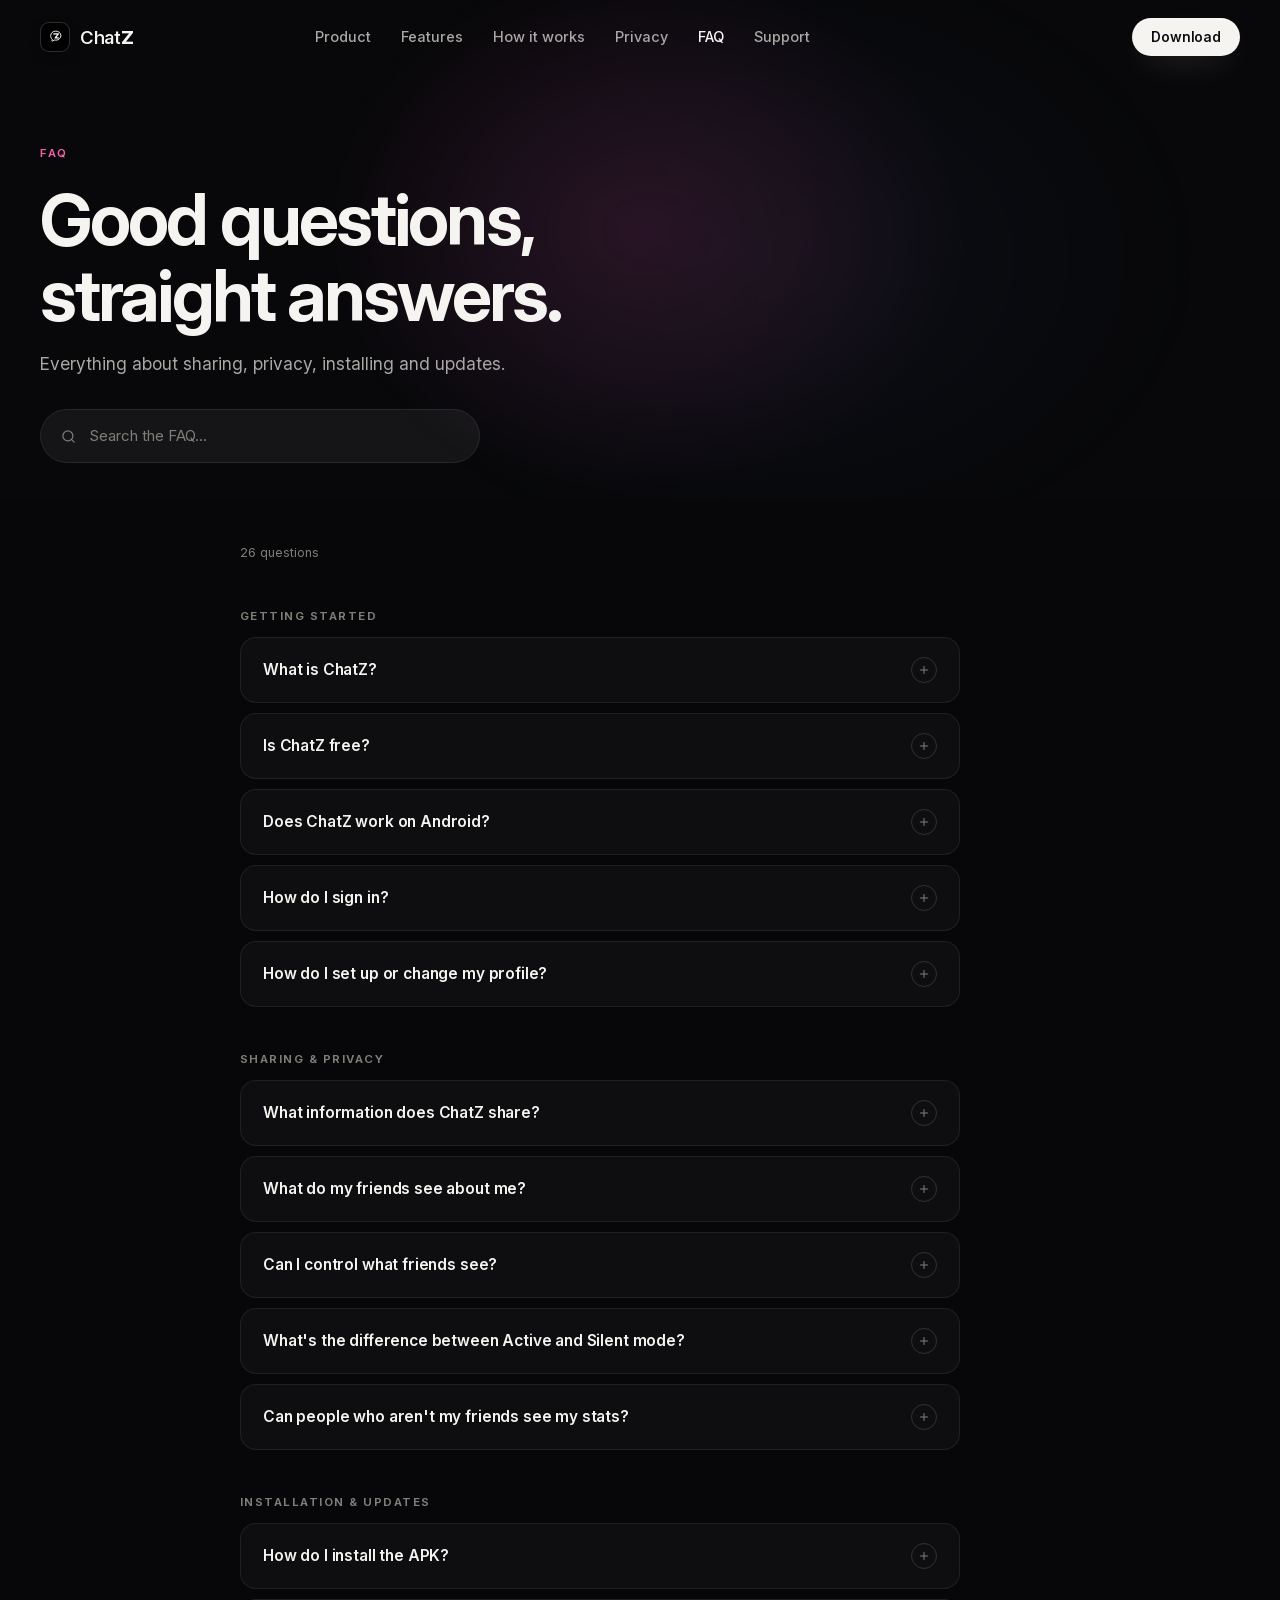
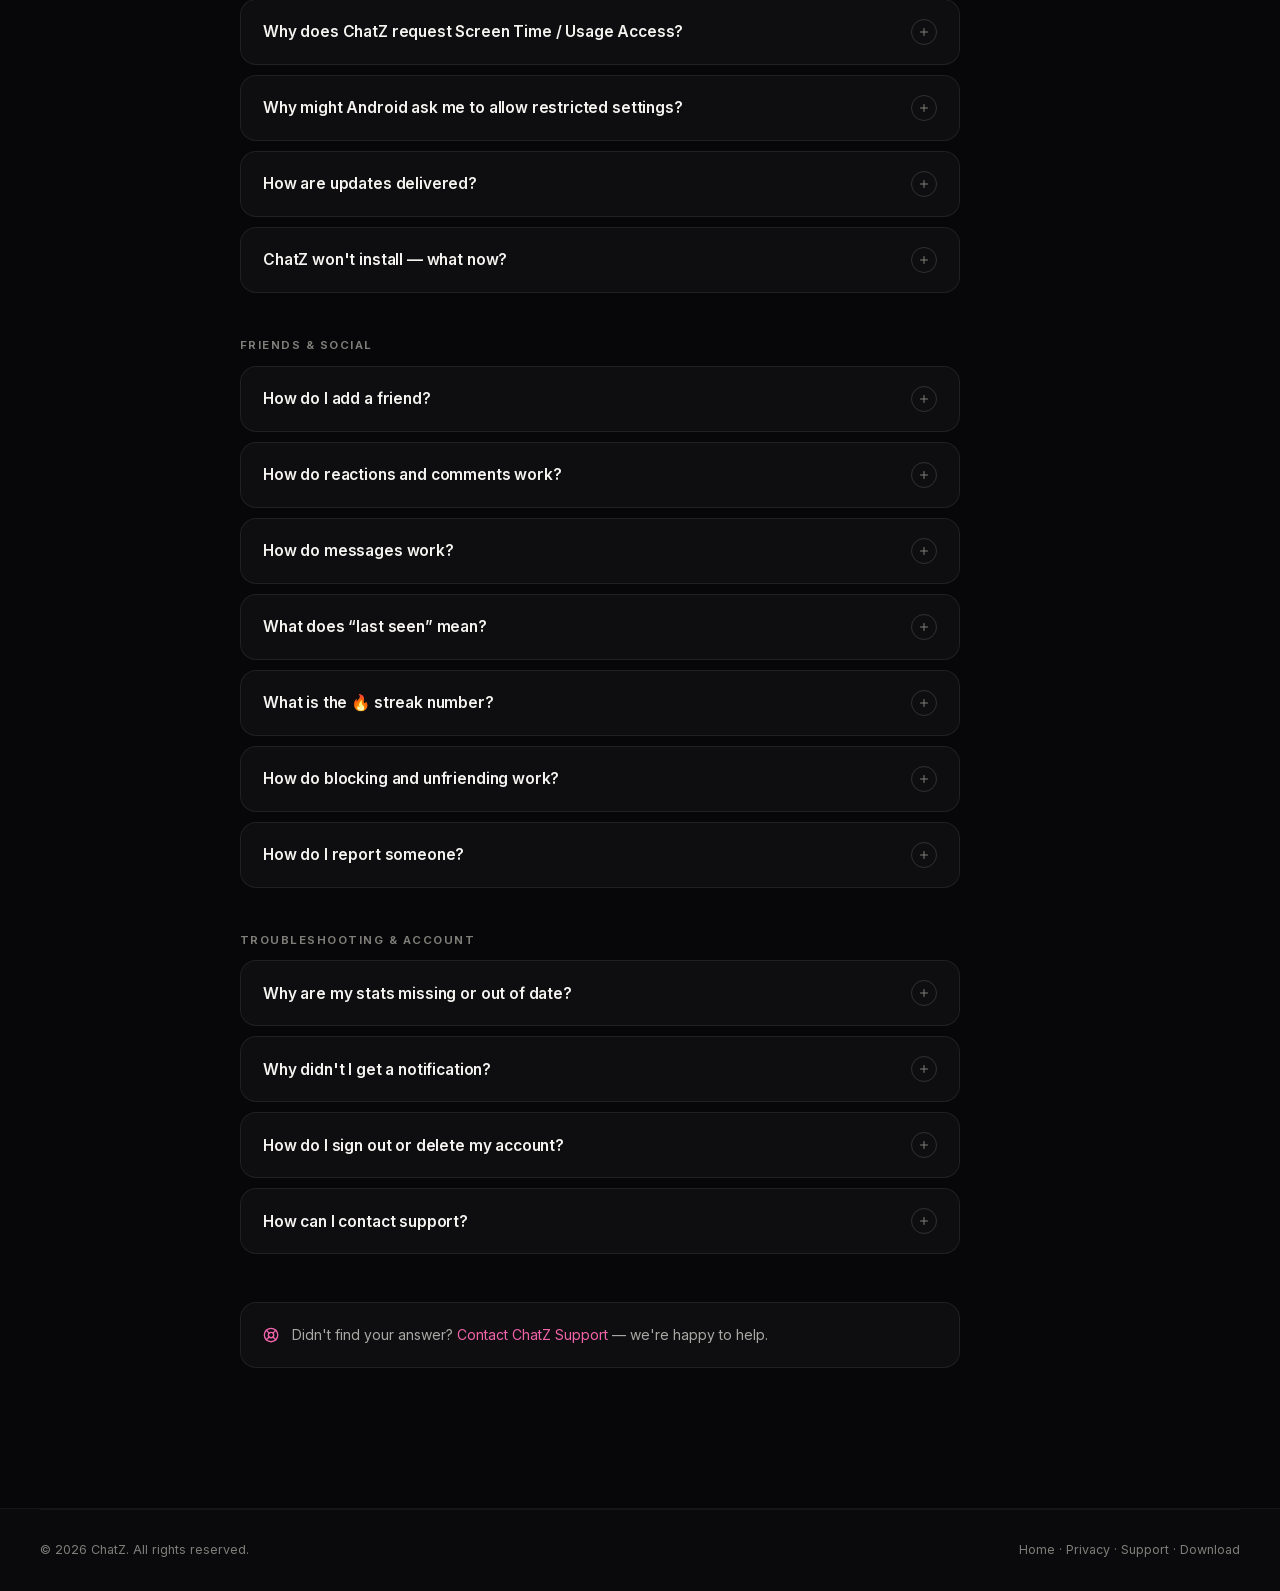
<file: faq.html>
<!DOCTYPE html>
<html lang="en">
<head>
  <meta charset="UTF-8" />
  <meta name="viewport" content="width=device-width, initial-scale=1.0, viewport-fit=cover" />
  <title>FAQ — ChatZ</title>
  <meta name="description" content="Answers about ChatZ: what it shares, privacy controls, installing the APK, restricted settings, updates, permissions, friends, and support." />
  <meta name="theme-color" content="#070709" />
  <link rel="icon" type="image/svg+xml" href="assets/favicon.svg" />
  <link rel="preload" href="assets/fonts/InterVariable.woff2" as="font" type="font/woff2" crossorigin />
  <link rel="stylesheet" href="css/styles.css" />
  <meta property="og:type" content="website" />
  <meta property="og:site_name" content="ChatZ" />
  <meta property="og:title" content="FAQ — ChatZ" />
  <meta property="og:description" content="Answers about sharing, privacy, installing, updates and support." />
  <link rel="canonical" href="https://chatz-website.vercel.app/faq/" />
  <meta property="og:url" content="https://chatz-website.vercel.app/faq/" />
  <meta property="og:image" content="https://chatz-website.vercel.app/assets/og.png" />
  <meta property="og:image:width" content="1200" />
  <meta property="og:image:height" content="630" />
  <meta property="og:image:alt" content="ChatZ — a dark app screen showing today's screen time shared with a small circle of friends" />
  <meta name="twitter:card" content="summary_large_image" />
  <meta name="twitter:title" content="FAQ — ChatZ" />
  <meta name="twitter:description" content="Answers about sharing, privacy, installing, updates and support." />
  <meta name="twitter:image" content="https://chatz-website.vercel.app/assets/og.png" />
</head>
<body>

<a class="skip-link" href="#main">Skip to content</a>

<svg xmlns="http://www.w3.org/2000/svg" style="display:none" aria-hidden="true">
  <symbol id="i-arrow-right" viewBox="0 0 24 24"><line x1="5" y1="12" x2="19" y2="12"/><polyline points="12 5 19 12 12 19"/></symbol>
  <symbol id="i-plus" viewBox="0 0 24 24"><line x1="12" y1="5" x2="12" y2="19"/><line x1="5" y1="12" x2="19" y2="12"/></symbol>
  <symbol id="i-search" viewBox="0 0 24 24"><circle cx="11" cy="11" r="8"/><line x1="21" y1="21" x2="16.65" y2="16.65"/></symbol>
  <symbol id="i-buoy" viewBox="0 0 24 24"><circle cx="12" cy="12" r="10"/><circle cx="12" cy="12" r="4"/><line x1="4.93" y1="4.93" x2="9.17" y2="9.17"/><line x1="14.83" y1="14.83" x2="19.07" y2="19.07"/><line x1="14.83" y1="9.17" x2="19.07" y2="4.93"/><line x1="4.93" y1="19.07" x2="9.17" y2="14.83"/></symbol>
  <symbol id="i-download" viewBox="0 0 24 24"><path d="M21 15v4a2 2 0 0 1-2 2H5a2 2 0 0 1-2-2v-4"/><polyline points="7 10 12 15 17 10"/><line x1="12" y1="15" x2="12" y2="3"/></symbol>
  <symbol id="i-chevron" viewBox="0 0 24 24"><polyline points="6 9 12 15 18 9"/></symbol>
</svg>

<header class="nav" id="siteNav">
  <div class="container nav__inner">
    <a class="brand" href="/" aria-label="ChatZ — home">
      <span class="brand__mark" aria-hidden="true">
        <svg viewBox="0 0 120 120" width="26" height="26"><path d="M62 22c20.4 0 36 14.3 36 32 0 17.7-15.6 32-36 32-3.6 0-7.1-.5-10.3-1.3l-13.4 8.2c-1.6 1-3.7-.3-3.4-2.2l1.9-11.9C29.5 73.4 26 65.6 26 54c0-17.7 15.6-32 36-32z" fill="none" stroke="currentColor" stroke-width="6.5" stroke-linejoin="round"/><path d="M48 42h32l-22 28h22" fill="none" stroke="currentColor" stroke-width="9" stroke-linecap="round" stroke-linejoin="round"/></svg>
      </span>
      <span class="brand__word">Chat<b>Z</b></span>
    </a>
    <nav class="nav__links" aria-label="Primary">
      <a href="/#product">Product</a>
      <a href="/#features">Features</a>
      <a href="/#how">How it works</a>
      <a href="privacy">Privacy</a>
      <a href="faq" aria-current="page">FAQ</a>
      <a href="support">Support</a>
    </nav>
    <div class="nav__actions">
      <a class="btn btn--white btn--sm" href="/#download">Download</a>
      <button class="nav__burger" type="button" aria-expanded="false" aria-controls="mobileMenu" aria-label="Open menu">
        <span></span><span></span>
      </button>
    </div>
  </div>
</header>

<div class="mobile-menu" id="mobileMenu">
    <nav class="mobile-menu__links" aria-label="Mobile">
      <a href="/#product">Product</a>
      <a href="/#features">Features</a>
      <a href="/#how">How it works</a>
      <a href="privacy">Privacy</a>
      <a href="faq">FAQ</a>
      <a href="support">Support</a>
    </nav>
    <div class="mobile-menu__foot">
      <a class="btn btn--pink" href="/#download">Download ChatZ</a>
      <span class="mobile-menu__meta">Free · Android 6.0+ · <span data-release="version">1.9</span></span>
    </div>
  </div>


<main id="main">
  <section class="page-hero">
    <div class="hero__bg" aria-hidden="true"><div class="hero__glow"></div><div class="hero__noise"></div></div>
    <div class="container">
      <p class="eyebrow reveal-hero rh-1">FAQ</p>
      <h1 class="h1 reveal-hero rh-2">Good questions,<br/>straight answers.</h1>
      <p class="lede reveal-hero rh-3">Everything about sharing, privacy, installing and updates.</p>
      <label class="faq-search reveal-hero rh-4">
        <svg class="icon"><use href="#i-search"/></svg>
        <input type="text" id="faqSearch" placeholder="Search the FAQ…" autocomplete="off" spellcheck="false" aria-label="Search the FAQ" />
      </label>
    </div>
  </section>

  <section class="section doc">
    <div class="container doc__layout doc__layout--solo">
      <div class="doc__body">
        <p class="faq-count" id="faqCount" role="status">26 questions</p>

        <h2 class="faq-group reveal">Getting started</h2>
        <details class="acc reveal"><summary>What is ChatZ?<span class="acc__icon"><svg class="icon"><use href="#i-plus"/></svg></span></summary>
          <div class="acc__body"><p>ChatZ is a friend-only Android app that shares a summary of your digital day — screen time, top apps, data usage and activity status — with a circle of friends you personally accepted. There is no public feed, no follower system, no advertising, and no third-party analytics SDKs.</p></div></details>
        <details class="acc reveal"><summary>Is ChatZ free?<span class="acc__icon"><svg class="icon"><use href="#i-plus"/></svg></span></summary>
          <div class="acc__body"><p>Yes. ChatZ is free to download and use — no ads, no in-app purchases, no premium tier.</p></div></details>
        <details class="acc reveal"><summary>Does ChatZ work on Android?<span class="acc__icon"><svg class="icon"><use href="#i-plus"/></svg></span></summary>
          <div class="acc__body"><p>ChatZ is built for Android and runs on Android 6.0 and newer. It's distributed as a direct APK download (not through the Play Store), so you install it yourself — <a href="#install-apk">see the install steps</a>.</p></div></details>
        <details class="acc reveal"><summary>How do I sign in?<span class="acc__icon"><svg class="icon"><use href="#i-plus"/></svg></span></summary>
          <div class="acc__body"><p>ChatZ uses Google Sign-In only. Tap Continue with Google on the welcome screen — the account chooser opens. If nothing happens, check that you're online and that Google Play services is up to date. The first sign-in takes you through profile setup.</p></div></details>
        <details class="acc reveal"><summary>How do I set up or change my profile?<span class="acc__icon"><svg class="icon"><use href="#i-plus"/></svg></span></summary>
          <div class="acc__body"><p>First sign-in walks you through your name, a unique @handle, an avatar and a daily goal. To change anything later, open the Me tab — name, avatar, bio and socials live there. Friends find you by your @handle.</p></div></details>

        <h2 class="faq-group reveal">Sharing &amp; privacy</h2>
        <details class="acc reveal"><summary>What information does ChatZ share?<span class="acc__icon"><svg class="icon"><use href="#i-plus"/></svg></span></summary>
          <div class="acc__body"><p>Only today's device summary — screen time (total and per app), data usage, battery state and whether you're on Wi-Fi or mobile data — plus your presence (online / last seen) and your streak. Never photos, files, location, contacts, camera, microphone, notification contents, other apps' messages, or browser history.</p></div></details>
        <details class="acc reveal"><summary>What do my friends see about me?<span class="acc__icon"><svg class="icon"><use href="#i-plus"/></svg></span></summary>
          <div class="acc__body"><p>Only what you allow in Profile → Privacy, and only today's summary — never your bio, date of birth or education. A category you switch off isn't shown to friends at all (no “0”, no old value — it's simply absent), and it's removed from your stored snapshot right away. In Silent mode, friends see “Stats sharing is paused” instead of any numbers.</p></div></details>
        <details class="acc reveal"><summary>Can I control what friends see?<span class="acc__icon"><svg class="icon"><use href="#i-plus"/></svg></span></summary>
          <div class="acc__body"><p>Yes, per category. Screen time, app usage, data usage and active status each have their own switch in Profile → Privacy, and the Active / Silent mode switch pauses everything at once. Enforcement is server-side: what you turn off can't be read by anyone, not just hidden in the app's interface. <a href="/#privacy">Try the interactive demo</a> on the home page.</p></div></details>
        <details class="acc reveal"><summary>What's the difference between Active and Silent mode?<span class="acc__icon"><svg class="icon"><use href="#i-plus"/></svg></span></summary>
          <div class="acc__body"><p>The mode control is on your Home dashboard. Active (the default) shares today's stats with your friends according to your individual category switches — Active never overrides a category you've switched off. Silent immediately stops all stat sharing: friends see a “Stats sharing is paused” notice instead of your numbers, and you appear offline while Silent is on. Switching back to Active restores exactly what you had switched on — Silent never changes your category settings.</p></div></details>
        <details class="acc reveal"><summary>Can people who aren't my friends see my stats?<span class="acc__icon"><svg class="icon"><use href="#i-plus"/></svg></span></summary>
          <div class="acc__body"><p>No. Usage stats and presence are readable only by you and by mutual friends — enforced by Firebase security rules. Blocked accounts can't see your profile, stats or online status, and can't message or re-request you while blocked.</p></div></details>

        <h2 class="faq-group reveal">Installation &amp; updates</h2>
        <details class="acc reveal" id="install-apk"><summary>How do I install the APK?<span class="acc__icon"><svg class="icon"><use href="#i-plus"/></svg></span></summary>
          <div class="acc__body"><ol>
            <li>Tap <a href="/#download">Download for Android</a> and open the downloaded APK.</li>
            <li>Android will ask to allow installs from your browser or file manager — allow it for this install.</li>
            <li>Tap Install, then open ChatZ and sign in with Google.</li>
          </ol><p>Only download ChatZ from this website or the official GitHub Releases page — the download is SHA-256 checksummed so you can verify it.</p></div></details>
        <details class="acc reveal"><summary>Why does ChatZ request Screen Time / Usage Access?<span class="acc__icon"><svg class="icon"><use href="#i-plus"/></svg></span></summary>
          <div class="acc__body"><p>Real screen-time numbers can only be read with Android's Usage access permission — it's a special access grant, not a regular permission. ChatZ uses it solely to build your daily summary on your device; raw per-app lists, screenshots, browser history, messages and credentials are never uploaded. Without it, ChatZ shows an honest “no access” state instead of fake numbers.</p></div></details>
        <details class="acc reveal"><summary>Why might Android ask me to allow restricted settings?<span class="acc__icon"><svg class="icon"><use href="#i-plus"/></svg></span></summary>
          <div class="acc__body"><p>Android 13+ blocks sensitive permissions — like Usage access — for apps installed outside the Play Store, so the toggle can look greyed out with a “Restricted setting” warning. That's Android being careful with sideloaded apps, not a problem with ChatZ. You unlock it once per device: <b>App info → ⋮ menu → Allow restricted settings</b>, confirm with your PIN or fingerprint, then toggle Usage access on. <a href="/support#restricted-settings">Full walkthrough</a>.</p></div></details>
        <details class="acc reveal"><summary>How are updates delivered?<span class="acc__icon"><svg class="icon"><use href="#i-plus"/></svg></span></summary>
          <div class="acc__body"><p>ChatZ checks for updates automatically and shows a card when a new version is available — new builds ship on the <a href="https://github.com/editsu4k-coder/chatz/releases" target="_blank" rel="noopener noreferrer">GitHub Releases page</a>, and the app verifies each download's SHA-256 checksum before installing. You can always grab the latest APK from this website too.</p></div></details>
        <details class="acc reveal"><summary>ChatZ won't install — what now?<span class="acc__icon"><svg class="icon"><use href="#i-plus"/></svg></span></summary>
          <div class="acc__body"><p>Make sure the download completed (the APK is around 9 MB), that “Install unknown apps” is allowed for the app you opened the APK with, and that you have enough free storage. If an older ChatZ is installed with a lower version code, the new one installs straight over it and keeps your data.</p></div></details>

        <h2 class="faq-group reveal">Friends &amp; social</h2>
        <details class="acc reveal"><summary>How do I add a friend?<span class="acc__icon"><svg class="icon"><use href="#i-plus"/></svg></span></summary>
          <div class="acc__body"><p>Friends tab → Find people → search their @handle or name → tap Add. They accept from their Friends tab, and then you can see each other's shared screen-time stats. Requests also appear as in-app notifications.</p></div></details>
        <details class="acc reveal"><summary>How do reactions and comments work?<span class="acc__icon"><svg class="icon"><use href="#i-plus"/></svg></span></summary>
          <div class="acc__body"><p>Open a friend from the Friends tab and react or comment on their screen-time card. They get an in-app notification, and you can reply in threads on the card. Reactions and comments expire after 24 hours — today is today.</p></div></details>
        <details class="acc reveal"><summary>How do messages work?<span class="acc__icon"><svg class="icon"><use href="#i-plus"/></svg></span></summary>
          <div class="acc__body"><p>Tap the message icon on a friend's card in the Friends tab. Messages are delivered through your account and a dot on the Friends tab marks unread conversations.</p></div></details>
        <details class="acc reveal"><summary>What does “last seen” mean?<span class="acc__icon"><svg class="icon"><use href="#i-plus"/></svg></span></summary>
          <div class="acc__body"><p>It shows when a friend was last active in ChatZ — updated while the app is open and marked away shortly after it closes. While Silent mode is on you appear offline: presence stops updating and friends see you as away, just like when the app is closed.</p></div></details>
        <details class="acc reveal"><summary>What is the 🔥 streak number?<span class="acc__icon"><svg class="icon"><use href="#i-plus"/></svg></span></summary>
          <div class="acc__body"><p>It counts the consecutive days you've opened ChatZ — one more each day you come back, reset to 1 after a missed day. Your streak sits on your Home card and friends can see it on your card too. It's just a habit badge: no data behind it beyond the day counter itself.</p></div></details>
        <details class="acc reveal"><summary>How do blocking and unfriending work?<span class="acc__icon"><svg class="icon"><use href="#i-plus"/></svg></span></summary>
          <div class="acc__body"><p>Open someone's profile (or their card in the Friends tab) and use the menu in the top-right. Unfriend removes the friendship for both of you right away; they get a notification. Block additionally stops them from messaging you, seeing your profile, stats or online status, or sending you friend requests — any friendship and pending requests are removed. Blocking doesn't report them. Unblocking lets them see your shared stats and send a new request again, but it does not restore the friendship automatically.</p></div></details>
        <details class="acc reveal"><summary>How do I report someone?<span class="acc__icon"><svg class="icon"><use href="#i-plus"/></svg></span></summary>
          <div class="acc__body"><p>Open their profile → menu (top-right) → Report, pick a reason and optionally add details. Reports are private — the person is never told, and they can never read the report or see who sent it. Reporting doesn't block or unfriend anyone; if you also want to stop them, block them separately.</p></div></details>

        <h2 class="faq-group reveal">Troubleshooting &amp; account</h2>
        <details class="acc reveal"><summary>Why are my stats missing or out of date?<span class="acc__icon"><svg class="icon"><use href="#i-plus"/></svg></span></summary>
          <div class="acc__body"><p>Two usual causes: Usage access was revoked (ChatZ shows a permission screen — re-grant it from there), or Android deferred the background sync. Opening the app refreshes immediately; for reliable background syncing, keep ChatZ exempt from battery optimization (Settings → Permissions → Background activity).</p></div></details>
        <details class="acc reveal"><summary>Why didn't I get a notification?<span class="acc__icon"><svg class="icon"><use href="#i-plus"/></svg></span></summary>
          <div class="acc__body"><p>Check in-app notification preferences in your profile, and make sure Android notifications for ChatZ are on — Me → Settings → Permissions shows the live state. Note that background alerts depend on Google Play services delivering them; ChatZ also shows unread dots in the app.</p></div></details>
        <details class="acc reveal"><summary>How do I sign out or delete my account?<span class="acc__icon"><svg class="icon"><use href="#i-plus"/></svg></span></summary>
          <div class="acc__body"><p>Sign out from the Me tab — that removes your session from this device. There's no in-app delete button yet; email ChatZ Support to delete your account and data.</p></div></details>
        <details class="acc reveal"><summary>How can I contact support?<span class="acc__icon"><svg class="icon"><use href="#i-plus"/></svg></span></summary>
          <div class="acc__body"><p>Email <a href="mailto:chatz.org@gmail.com">chatz.org@gmail.com</a> — we aim to reply within 24 hours on weekdays. For anything quick, Telegram <a href="https://t.me/Mirmajid01" target="_blank" rel="noopener noreferrer">@Mirmajid01</a> is the fastest way to reach the developer. More options on the <a href="support">Support page</a>.</p></div></details>

        <div class="faq-foot reveal">
          <svg class="icon"><use href="#i-buoy"/></svg>
          <span>Didn't find your answer? <a href="support">Contact ChatZ Support</a> — we're happy to help.</span>
        </div>
      </div>
    </div>
  </section>
</main>

<footer class="footer">
  <div class="container footer__base footer__base--solo">
    <span>© 2026 ChatZ. All rights reserved.</span>
    <span><a href="/">Home</a> · <a href="privacy">Privacy</a> · <a href="support">Support</a> · <a href="/#download">Download</a></span>
  </div>
</footer>

<div class="cursor" id="cursor" aria-hidden="true"></div>
<script src="js/site-config.js"></script>
<script src="js/main.js"></script>
<script src="js/release.js"></script>
</body>
</html>
</file>
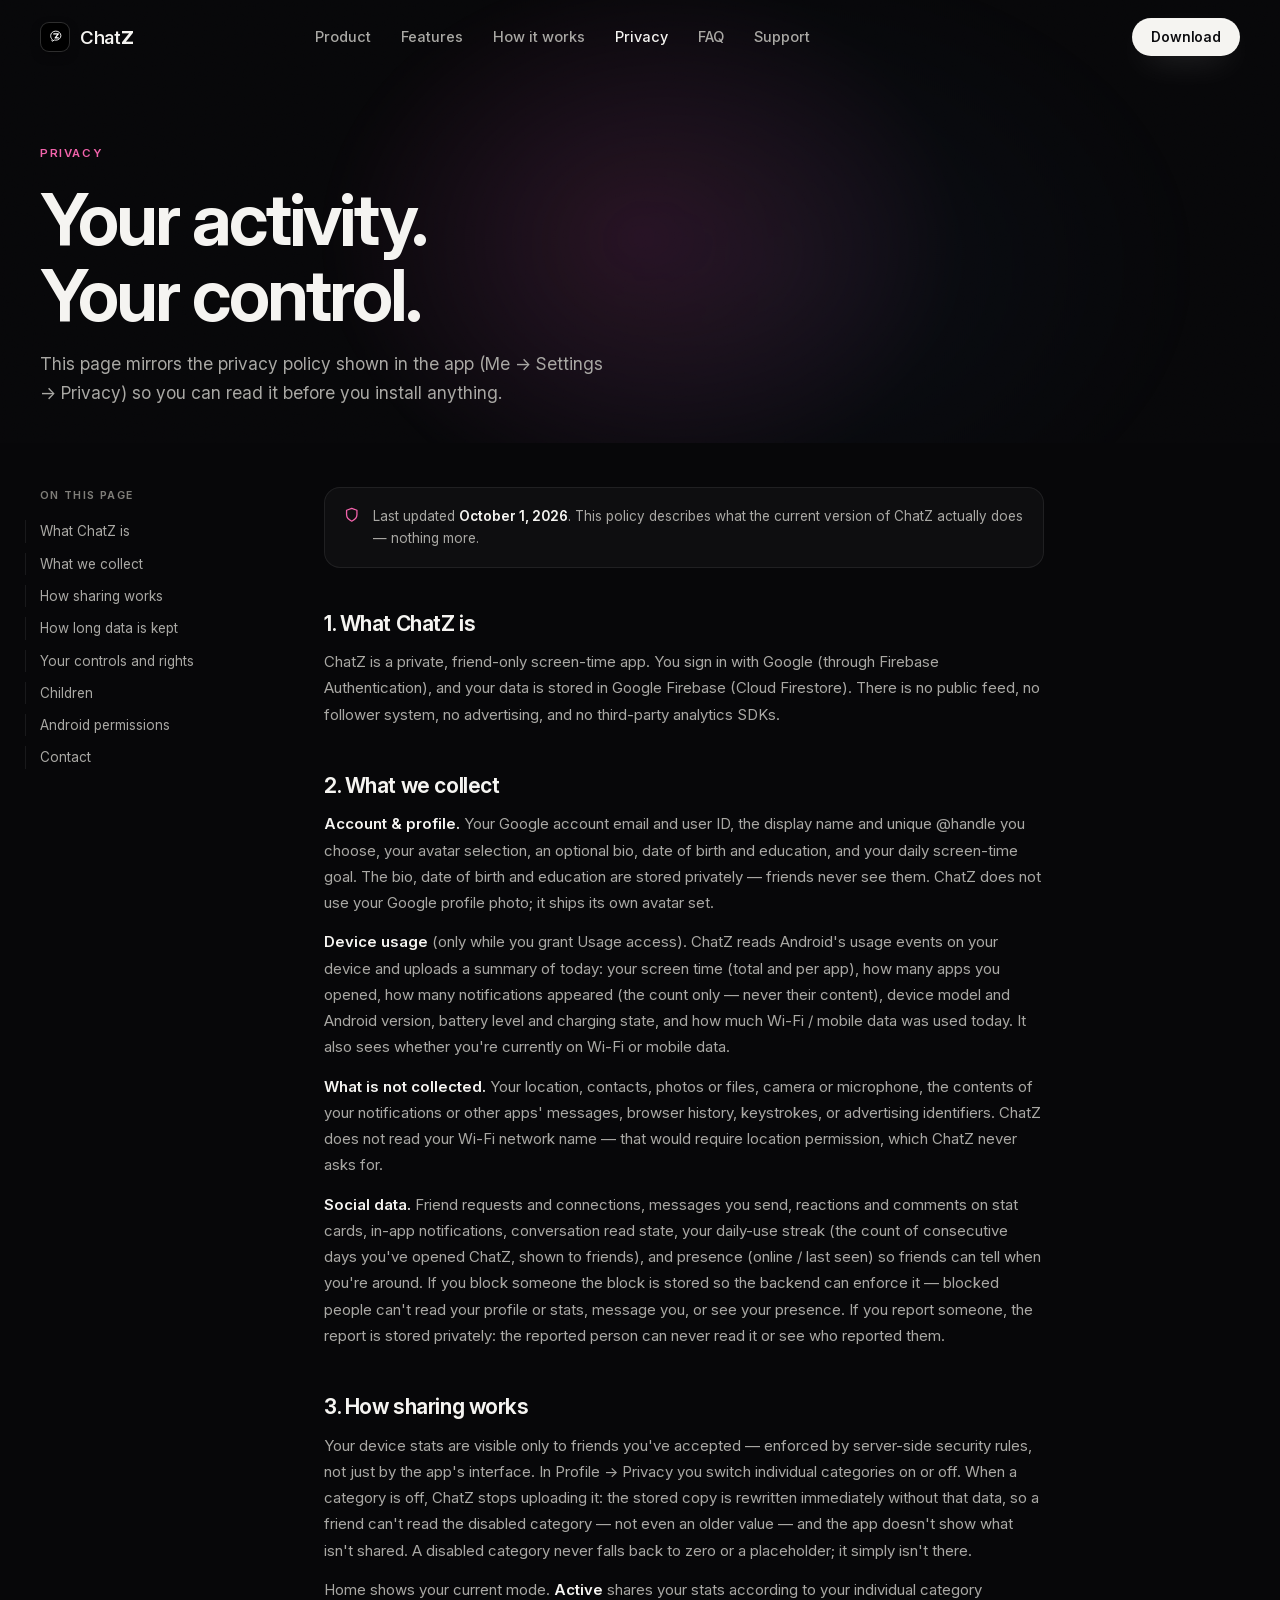
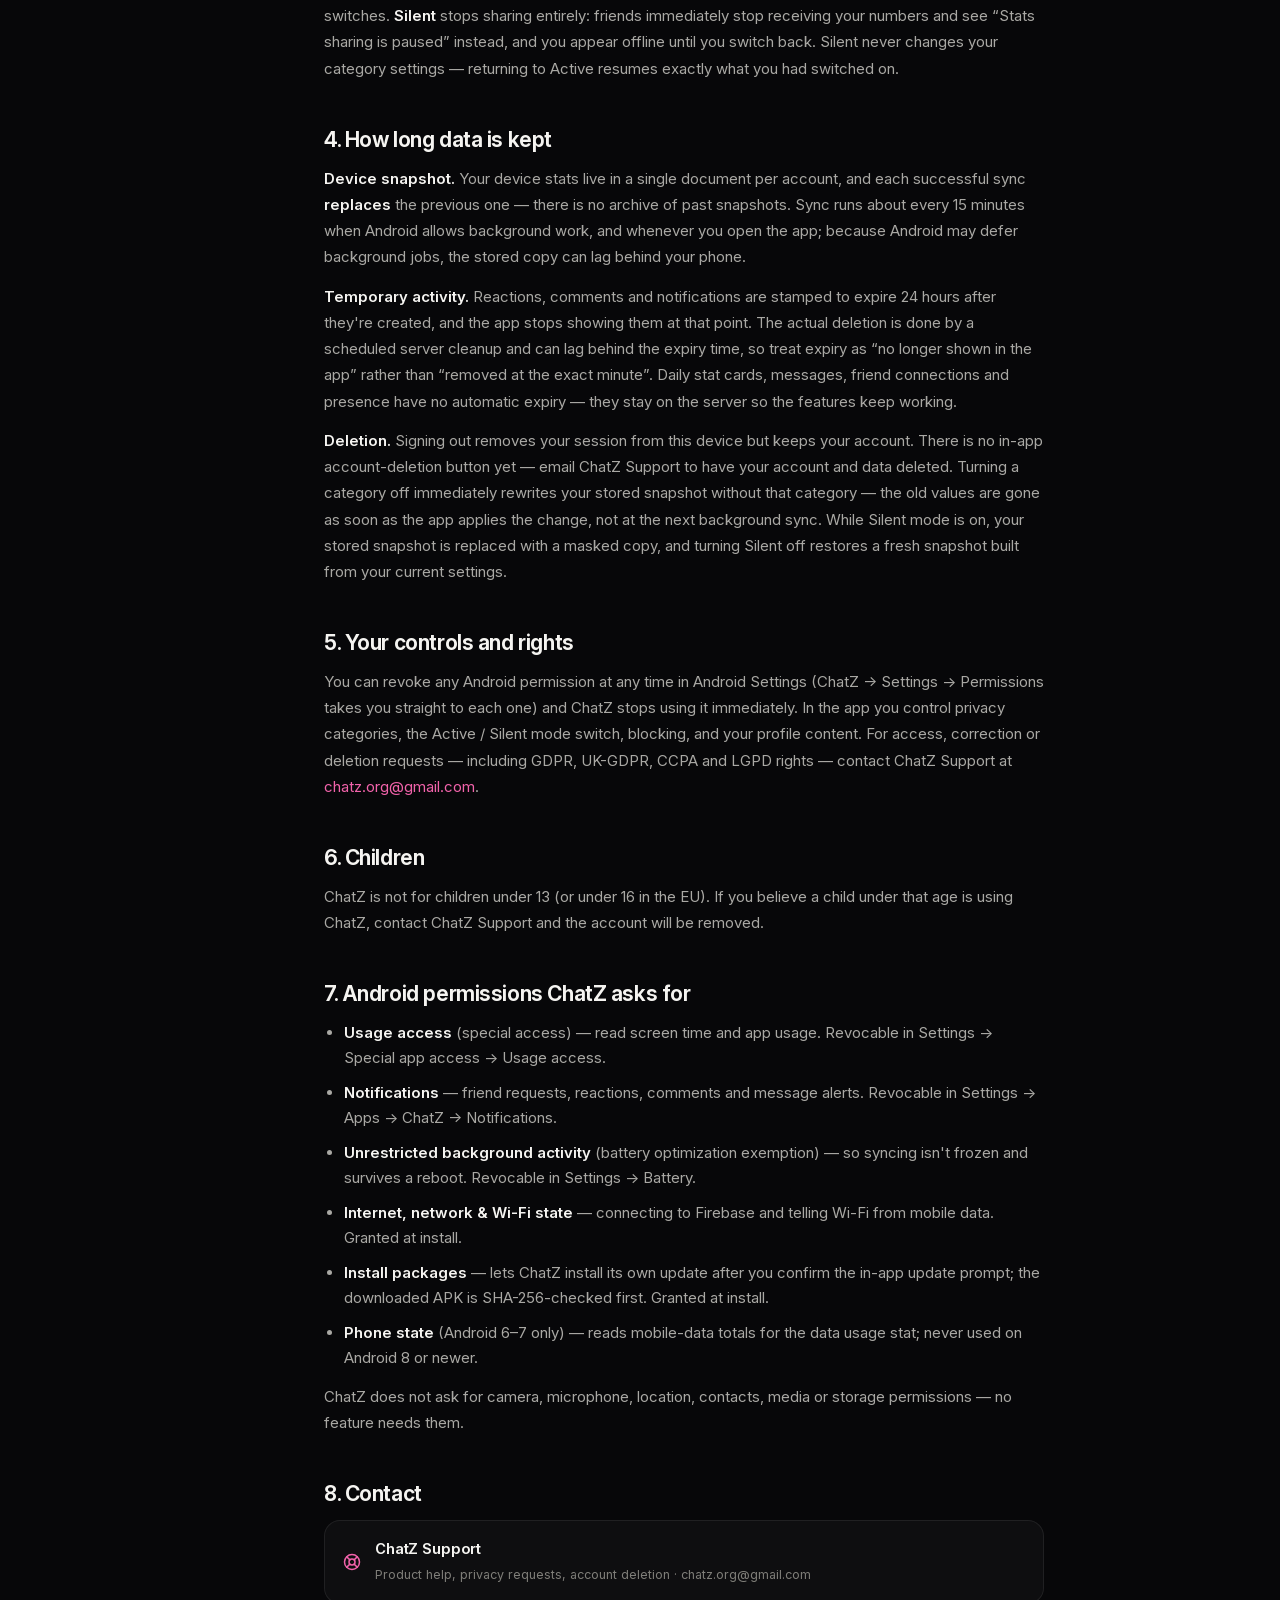
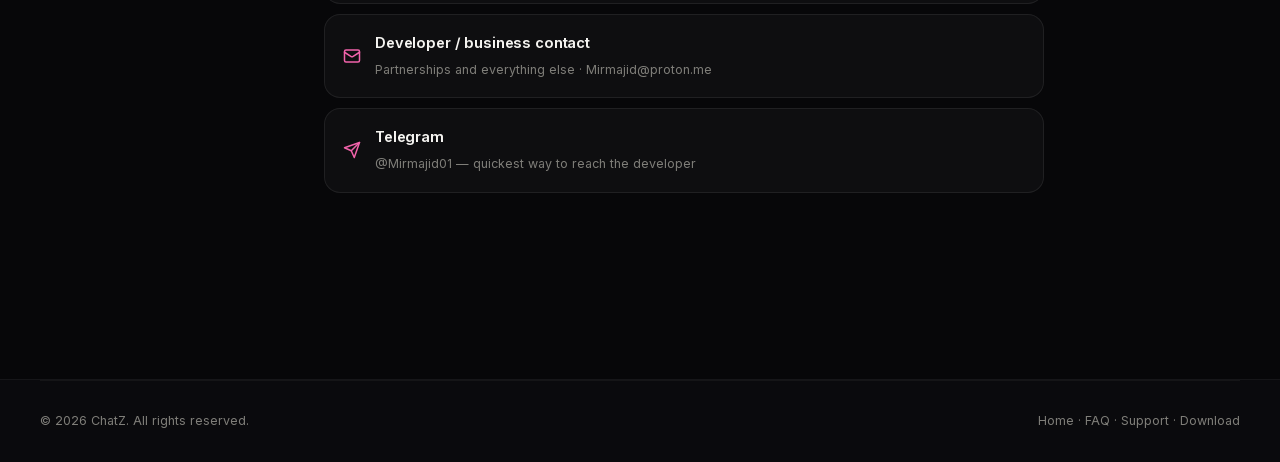
<file: privacy.html>
<!DOCTYPE html>
<html lang="en">
<head>
  <meta charset="UTF-8" />
  <meta name="viewport" content="width=device-width, initial-scale=1.0, viewport-fit=cover" />
  <title>Privacy — ChatZ</title>
  <meta name="description" content="How ChatZ handles your data: what is collected, what friends can see, how long it is kept, and the controls you have. No feed, no followers, no ads, no tracking." />
  <meta name="theme-color" content="#070709" />
  <link rel="icon" type="image/svg+xml" href="assets/favicon.svg" />
  <link rel="preload" href="assets/fonts/InterVariable.woff2" as="font" type="font/woff2" crossorigin />
  <link rel="stylesheet" href="css/styles.css" />
  <meta property="og:type" content="website" />
  <meta property="og:site_name" content="ChatZ" />
  <meta property="og:title" content="Privacy — ChatZ" />
  <meta property="og:description" content="What ChatZ collects, what friends can see, and the controls you have — described plainly." />
  <link rel="canonical" href="https://chatz-website.vercel.app/privacy/" />
  <meta property="og:url" content="https://chatz-website.vercel.app/privacy/" />
  <meta property="og:image" content="https://chatz-website.vercel.app/assets/og.png" />
  <meta property="og:image:width" content="1200" />
  <meta property="og:image:height" content="630" />
  <meta property="og:image:alt" content="ChatZ — a dark app screen showing today's screen time shared with a small circle of friends" />
  <meta name="twitter:card" content="summary_large_image" />
  <meta name="twitter:title" content="Privacy — ChatZ" />
  <meta name="twitter:description" content="What ChatZ collects, what friends can see, and the controls you have — described plainly." />
  <meta name="twitter:image" content="https://chatz-website.vercel.app/assets/og.png" />
</head>
<body>

<a class="skip-link" href="#main">Skip to content</a>

<svg xmlns="http://www.w3.org/2000/svg" style="display:none" aria-hidden="true">
  <symbol id="i-arrow-right" viewBox="0 0 24 24"><line x1="5" y1="12" x2="19" y2="12"/><polyline points="12 5 19 12 12 19"/></symbol>
  <symbol id="i-shield" viewBox="0 0 24 24"><path d="M12 22s8-4 8-10V5l-8-3-8 3v7c0 6 8 10 8 10z"/></symbol>
  <symbol id="i-shield-check" viewBox="0 0 24 24"><path d="M12 22s8-4 8-10V5l-8-3-8 3v7c0 6 8 10 8 10z"/><path d="m9 12 2 2 4-4"/></symbol>
  <symbol id="i-mail" viewBox="0 0 24 24"><rect width="20" height="16" x="2" y="4" rx="2"/><path d="m22 7-8.97 5.7a1.94 1.94 0 0 1-2.06 0L2 7"/></symbol>
  <symbol id="i-send" viewBox="0 0 24 24"><path d="m22 2-7 20-4-9-9-4Z"/><path d="M22 2 11 13"/></symbol>
  <symbol id="i-buoy" viewBox="0 0 24 24"><circle cx="12" cy="12" r="10"/><circle cx="12" cy="12" r="4"/><line x1="4.93" y1="4.93" x2="9.17" y2="9.17"/><line x1="14.83" y1="14.83" x2="19.07" y2="19.07"/><line x1="14.83" y1="9.17" x2="19.07" y2="4.93"/><line x1="4.93" y1="19.07" x2="9.17" y2="14.83"/></symbol>
  <symbol id="i-chevron" viewBox="0 0 24 24"><polyline points="6 9 12 15 18 9"/></symbol>
  <symbol id="i-download" viewBox="0 0 24 24"><path d="M21 15v4a2 2 0 0 1-2 2H5a2 2 0 0 1-2-2v-4"/><polyline points="7 10 12 15 17 10"/><line x1="12" y1="15" x2="12" y2="3"/></symbol>
</svg>

<header class="nav" id="siteNav">
  <div class="container nav__inner">
    <a class="brand" href="/" aria-label="ChatZ — home">
      <span class="brand__mark" aria-hidden="true">
        <svg viewBox="0 0 120 120" width="26" height="26"><path d="M62 22c20.4 0 36 14.3 36 32 0 17.7-15.6 32-36 32-3.6 0-7.1-.5-10.3-1.3l-13.4 8.2c-1.6 1-3.7-.3-3.4-2.2l1.9-11.9C29.5 73.4 26 65.6 26 54c0-17.7 15.6-32 36-32z" fill="none" stroke="currentColor" stroke-width="6.5" stroke-linejoin="round"/><path d="M48 42h32l-22 28h22" fill="none" stroke="currentColor" stroke-width="9" stroke-linecap="round" stroke-linejoin="round"/></svg>
      </span>
      <span class="brand__word">Chat<b>Z</b></span>
    </a>
    <nav class="nav__links" aria-label="Primary">
      <a href="/#product">Product</a>
      <a href="/#features">Features</a>
      <a href="/#how">How it works</a>
      <a href="privacy" aria-current="page">Privacy</a>
      <a href="faq">FAQ</a>
      <a href="support">Support</a>
    </nav>
    <div class="nav__actions">
      <a class="btn btn--white btn--sm" href="/#download">Download</a>
      <button class="nav__burger" type="button" aria-expanded="false" aria-controls="mobileMenu" aria-label="Open menu">
        <span></span><span></span>
      </button>
    </div>
  </div>
</header>

<div class="mobile-menu" id="mobileMenu">
    <nav class="mobile-menu__links" aria-label="Mobile">
      <a href="/#product">Product</a>
      <a href="/#features">Features</a>
      <a href="/#how">How it works</a>
      <a href="privacy">Privacy</a>
      <a href="faq">FAQ</a>
      <a href="support">Support</a>
    </nav>
    <div class="mobile-menu__foot">
      <a class="btn btn--pink" href="/#download">Download ChatZ</a>
      <span class="mobile-menu__meta">Free · Android 6.0+ · <span data-release="version">1.9</span></span>
    </div>
  </div>


<main id="main">
  <section class="page-hero">
    <div class="hero__bg" aria-hidden="true"><div class="hero__glow"></div><div class="hero__noise"></div></div>
    <div class="container">
      <p class="eyebrow reveal-hero rh-1">Privacy</p>
      <h1 class="h1 reveal-hero rh-2">Your activity.<br/>Your control.</h1>
      <p class="lede reveal-hero rh-3">This page mirrors the privacy policy shown in the app
        (Me → Settings → Privacy) so you can read it before you install anything.</p>
    </div>
  </section>

  <section class="section doc">
    <div class="container doc__layout">
      <nav class="doc__toc reveal" aria-label="On this page">
        <details>
          <summary>On this page<svg class="icon" aria-hidden="true"><use href="#i-chevron"/></svg></summary>
          <div class="doc__toc-list">
            <a href="#what">What ChatZ is</a>
            <a href="#collect">What we collect</a>
            <a href="#sharing">How sharing works</a>
            <a href="#retention">How long data is kept</a>
            <a href="#rights">Your controls and rights</a>
            <a href="#children">Children</a>
            <a href="#permissions">Android permissions</a>
            <a href="#contact">Contact</a>
          </div>
        </details>
      </nav>

      <article class="doc__body">
        <div class="doc__updated reveal in">
          <svg class="icon"><use href="#i-shield"/></svg>
          <span>Last updated <b>October 1, 2026</b>. This policy describes what the current version of ChatZ actually does — nothing more.</span>
        </div>

        <section id="what" class="doc__sec reveal">
          <h2>1. What ChatZ is</h2>
          <p>ChatZ is a private, friend-only screen-time app. You sign in with Google (through Firebase Authentication), and your data is stored in Google Firebase (Cloud Firestore). There is no public feed, no follower system, no advertising, and no third-party analytics SDKs.</p>
        </section>

        <section id="collect" class="doc__sec reveal">
          <h2>2. What we collect</h2>
          <p><b>Account &amp; profile.</b> Your Google account email and user ID, the display name and unique @handle you choose, your avatar selection, an optional bio, date of birth and education, and your daily screen-time goal. The bio, date of birth and education are stored privately — friends never see them. ChatZ does not use your Google profile photo; it ships its own avatar set.</p>
          <p><b>Device usage</b> (only while you grant Usage access). ChatZ reads Android's usage events on your device and uploads a summary of today: your screen time (total and per app), how many apps you opened, how many notifications appeared (the count only — never their content), device model and Android version, battery level and charging state, and how much Wi-Fi / mobile data was used today. It also sees whether you're currently on Wi-Fi or mobile data.</p>
          <p><b>What is not collected.</b> Your location, contacts, photos or files, camera or microphone, the contents of your notifications or other apps' messages, browser history, keystrokes, or advertising identifiers. ChatZ does not read your Wi-Fi network name — that would require location permission, which ChatZ never asks for.</p>
          <p><b>Social data.</b> Friend requests and connections, messages you send, reactions and comments on stat cards, in-app notifications, conversation read state, your daily-use streak (the count of consecutive days you've opened ChatZ, shown to friends), and presence (online / last seen) so friends can tell when you're around. If you block someone the block is stored so the backend can enforce it — blocked people can't read your profile or stats, message you, or see your presence. If you report someone, the report is stored privately: the reported person can never read it or see who reported them.</p>
        </section>

        <section id="sharing" class="doc__sec reveal">
          <h2>3. How sharing works</h2>
          <p>Your device stats are visible only to friends you've accepted — enforced by server-side security rules, not just by the app's interface. In Profile → Privacy you switch individual categories on or off. When a category is off, ChatZ stops uploading it: the stored copy is rewritten immediately without that data, so a friend can't read the disabled category — not even an older value — and the app doesn't show what isn't shared. A disabled category never falls back to zero or a placeholder; it simply isn't there.</p>
          <p>Home shows your current mode. <b>Active</b> shares your stats according to your individual category switches. <b>Silent</b> stops sharing entirely: friends immediately stop receiving your numbers and see “Stats sharing is paused” instead, and you appear offline until you switch back. Silent never changes your category settings — returning to Active resumes exactly what you had switched on.</p>
        </section>

        <section id="retention" class="doc__sec reveal">
          <h2>4. How long data is kept</h2>
          <p><b>Device snapshot.</b> Your device stats live in a single document per account, and each successful sync <b>replaces</b> the previous one — there is no archive of past snapshots. Sync runs about every 15 minutes when Android allows background work, and whenever you open the app; because Android may defer background jobs, the stored copy can lag behind your phone.</p>
          <p><b>Temporary activity.</b> Reactions, comments and notifications are stamped to expire 24 hours after they're created, and the app stops showing them at that point. The actual deletion is done by a scheduled server cleanup and can lag behind the expiry time, so treat expiry as “no longer shown in the app” rather than “removed at the exact minute”. Daily stat cards, messages, friend connections and presence have no automatic expiry — they stay on the server so the features keep working.</p>
          <p><b>Deletion.</b> Signing out removes your session from this device but keeps your account. There is no in-app account-deletion button yet — email ChatZ Support to have your account and data deleted. Turning a category off immediately rewrites your stored snapshot without that category — the old values are gone as soon as the app applies the change, not at the next background sync. While Silent mode is on, your stored snapshot is replaced with a masked copy, and turning Silent off restores a fresh snapshot built from your current settings.</p>
        </section>

        <section id="rights" class="doc__sec reveal">
          <h2>5. Your controls and rights</h2>
          <p>You can revoke any Android permission at any time in Android Settings (ChatZ → Settings → Permissions takes you straight to each one) and ChatZ stops using it immediately. In the app you control privacy categories, the Active / Silent mode switch, blocking, and your profile content. For access, correction or deletion requests — including GDPR, UK-GDPR, CCPA and LGPD rights — contact ChatZ Support at <a class="doc__link" href="mailto:chatz.org@gmail.com">chatz.org@gmail.com</a>.</p>
        </section>

        <section id="children" class="doc__sec reveal">
          <h2>6. Children</h2>
          <p>ChatZ is not for children under 13 (or under 16 in the EU). If you believe a child under that age is using ChatZ, contact ChatZ Support and the account will be removed.</p>
        </section>

        <section id="permissions" class="doc__sec reveal">
          <h2>7. Android permissions ChatZ asks for</h2>
          <ul>
            <li><b>Usage access</b> (special access) — read screen time and app usage. Revocable in Settings → Special app access → Usage access.</li>
            <li><b>Notifications</b> — friend requests, reactions, comments and message alerts. Revocable in Settings → Apps → ChatZ → Notifications.</li>
            <li><b>Unrestricted background activity</b> (battery optimization exemption) — so syncing isn't frozen and survives a reboot. Revocable in Settings → Battery.</li>
            <li><b>Internet, network &amp; Wi-Fi state</b> — connecting to Firebase and telling Wi-Fi from mobile data. Granted at install.</li>
            <li><b>Install packages</b> — lets ChatZ install its own update after you confirm the in-app update prompt; the downloaded APK is SHA-256-checked first. Granted at install.</li>
            <li><b>Phone state</b> (Android 6–7 only) — reads mobile-data totals for the data usage stat; never used on Android 8 or newer.</li>
          </ul>
          <p>ChatZ does not ask for camera, microphone, location, contacts, media or storage permissions — no feature needs them.</p>
        </section>

        <section id="contact" class="doc__sec reveal">
          <h2>8. Contact</h2>
          <div class="contact-cards">
            <a class="contact-card" href="mailto:chatz.org@gmail.com">
              <svg class="icon"><use href="#i-buoy"/></svg>
              <div><b>ChatZ Support</b><span>Product help, privacy requests, account deletion · chatz.org@gmail.com</span></div>
            </a>
            <a class="contact-card" href="mailto:Mirmajid@proton.me">
              <svg class="icon"><use href="#i-mail"/></svg>
              <div><b>Developer / business contact</b><span>Partnerships and everything else · Mirmajid@proton.me</span></div>
            </a>
            <a class="contact-card" href="https://t.me/Mirmajid01" target="_blank" rel="noopener noreferrer">
              <svg class="icon"><use href="#i-send"/></svg>
              <div><b>Telegram</b><span>@Mirmajid01 — quickest way to reach the developer</span></div>
            </a>
          </div>
        </section>
      </article>
    </div>
  </section>
</main>

<footer class="footer">
  <div class="container footer__base footer__base--solo">
    <span>© 2026 ChatZ. All rights reserved.</span>
    <span><a href="/">Home</a> · <a href="faq">FAQ</a> · <a href="support">Support</a> · <a href="/#download">Download</a></span>
  </div>
</footer>

<div class="cursor" id="cursor" aria-hidden="true"></div>
<script src="js/site-config.js"></script>
<script src="js/main.js"></script>
<script src="js/release.js"></script>
</body>
</html>
</file>
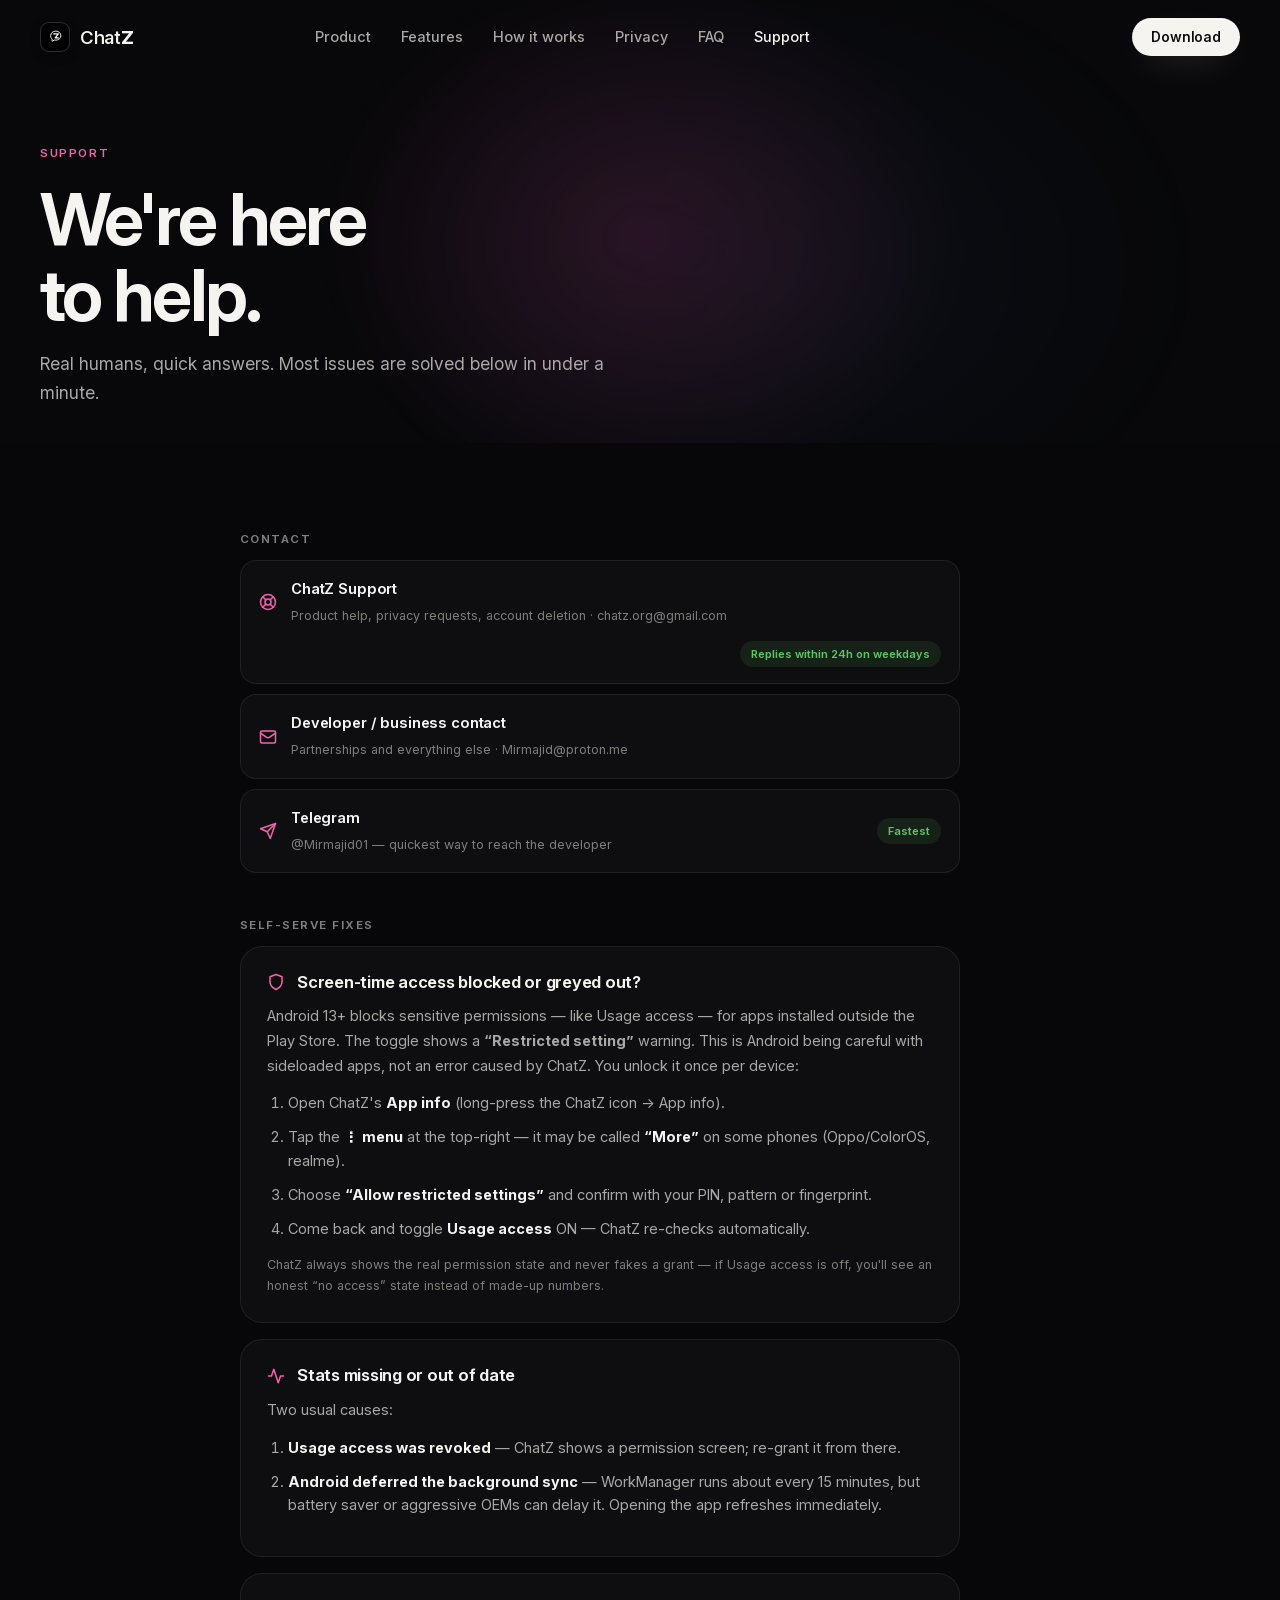
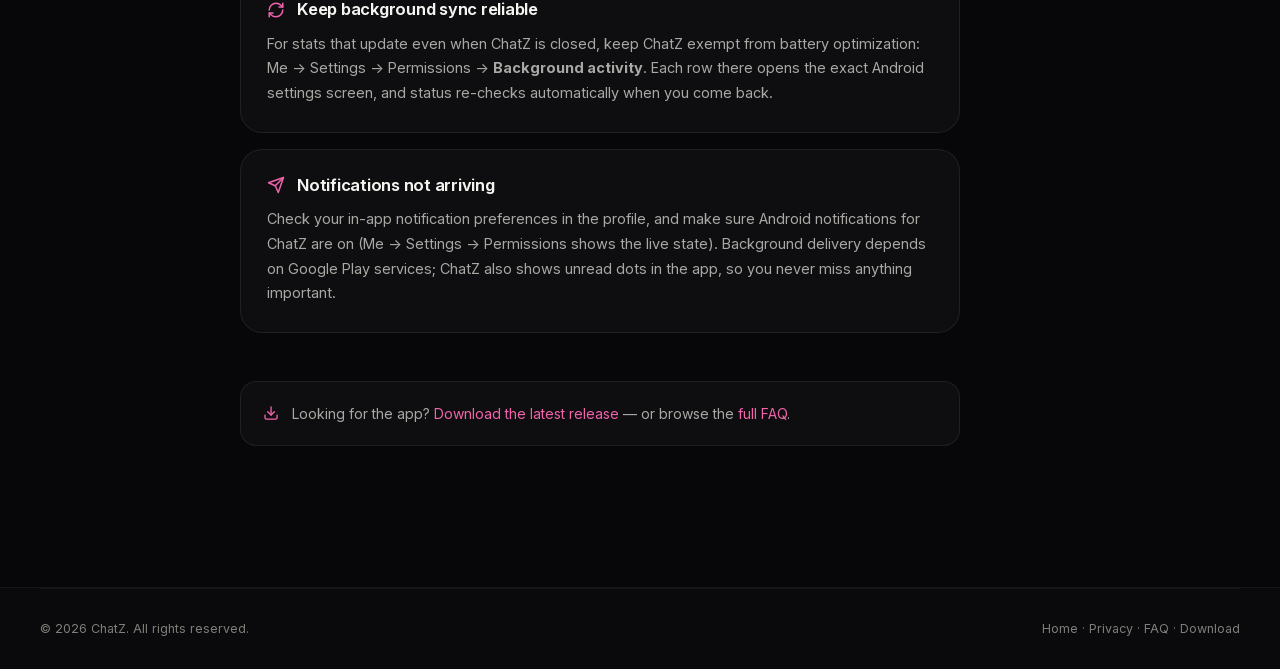
<file: support.html>
<!DOCTYPE html>
<html lang="en">
<head>
  <meta charset="UTF-8" />
  <meta name="viewport" content="width=device-width, initial-scale=1.0, viewport-fit=cover" />
  <title>Support — ChatZ</title>
  <meta name="description" content="ChatZ support: email and Telegram contacts, plus fixes for restricted settings, missing stats, background sync and notifications." />
  <meta name="theme-color" content="#070709" />
  <link rel="icon" type="image/svg+xml" href="assets/favicon.svg" />
  <link rel="preload" href="assets/fonts/InterVariable.woff2" as="font" type="font/woff2" crossorigin />
  <link rel="stylesheet" href="css/styles.css" />
  <meta property="og:type" content="website" />
  <meta property="og:site_name" content="ChatZ" />
  <meta property="og:title" content="Support — ChatZ" />
  <meta property="og:description" content="Get help with ChatZ — real humans, quick answers." />
  <link rel="canonical" href="https://chatz-website.vercel.app/support/" />
  <meta property="og:url" content="https://chatz-website.vercel.app/support/" />
  <meta property="og:image" content="https://chatz-website.vercel.app/assets/og.png" />
  <meta property="og:image:width" content="1200" />
  <meta property="og:image:height" content="630" />
  <meta property="og:image:alt" content="ChatZ — a dark app screen showing today's screen time shared with a small circle of friends" />
  <meta name="twitter:card" content="summary_large_image" />
  <meta name="twitter:title" content="Support — ChatZ" />
  <meta name="twitter:description" content="Get help with ChatZ — real humans, quick answers." />
  <meta name="twitter:image" content="https://chatz-website.vercel.app/assets/og.png" />
</head>
<body>

<a class="skip-link" href="#main">Skip to content</a>

<svg xmlns="http://www.w3.org/2000/svg" style="display:none" aria-hidden="true">
  <symbol id="i-arrow-right" viewBox="0 0 24 24"><line x1="5" y1="12" x2="19" y2="12"/><polyline points="12 5 19 12 12 19"/></symbol>
  <symbol id="i-shield" viewBox="0 0 24 24"><path d="M12 22s8-4 8-10V5l-8-3-8 3v7c0 6 8 10 8 10z"/></symbol>
  <symbol id="i-mail" viewBox="0 0 24 24"><rect width="20" height="16" x="2" y="4" rx="2"/><path d="m22 7-8.97 5.7a1.94 1.94 0 0 1-2.06 0L2 7"/></symbol>
  <symbol id="i-send" viewBox="0 0 24 24"><path d="m22 2-7 20-4-9-9-4Z"/><path d="M22 2 11 13"/></symbol>
  <symbol id="i-buoy" viewBox="0 0 24 24"><circle cx="12" cy="12" r="10"/><circle cx="12" cy="12" r="4"/><line x1="4.93" y1="4.93" x2="9.17" y2="9.17"/><line x1="14.83" y1="14.83" x2="19.07" y2="19.07"/><line x1="14.83" y1="9.17" x2="19.07" y2="4.93"/><line x1="4.93" y1="19.07" x2="9.17" y2="14.83"/></symbol>
  <symbol id="i-download" viewBox="0 0 24 24"><path d="M21 15v4a2 2 0 0 1-2 2H5a2 2 0 0 1-2-2v-4"/><polyline points="7 10 12 15 17 10"/><line x1="12" y1="15" x2="12" y2="3"/></symbol>
  <symbol id="i-refresh" viewBox="0 0 24 24"><path d="M3 12a9 9 0 0 1 9-9 9.75 9.75 0 0 1 6.74 2.74L21 8"/><path d="M21 3v5h-5"/><path d="M21 12a9 9 0 0 1-9 9 9.75 9.75 0 0 1-6.74-2.74L3 16"/><path d="M3 21v-5h5"/></symbol>
  <symbol id="i-external" viewBox="0 0 24 24"><path d="M18 13v6a2 2 0 0 1-2 2H5a2 2 0 0 1-2-2V8a2 2 0 0 1 2-2h6"/><polyline points="15 3 21 3 21 9"/><line x1="10" y1="14" x2="21" y2="3"/></symbol>
  <symbol id="i-activity" viewBox="0 0 24 24"><polyline points="22 12 18 12 15 21 9 3 6 12 2 12"/></symbol>
</svg>

<header class="nav" id="siteNav">
  <div class="container nav__inner">
    <a class="brand" href="/" aria-label="ChatZ — home">
      <span class="brand__mark" aria-hidden="true">
        <svg viewBox="0 0 120 120" width="26" height="26"><path d="M62 22c20.4 0 36 14.3 36 32 0 17.7-15.6 32-36 32-3.6 0-7.1-.5-10.3-1.3l-13.4 8.2c-1.6 1-3.7-.3-3.4-2.2l1.9-11.9C29.5 73.4 26 65.6 26 54c0-17.7 15.6-32 36-32z" fill="none" stroke="currentColor" stroke-width="6.5" stroke-linejoin="round"/><path d="M48 42h32l-22 28h22" fill="none" stroke="currentColor" stroke-width="9" stroke-linecap="round" stroke-linejoin="round"/></svg>
      </span>
      <span class="brand__word">Chat<b>Z</b></span>
    </a>
    <nav class="nav__links" aria-label="Primary">
      <a href="/#product">Product</a>
      <a href="/#features">Features</a>
      <a href="/#how">How it works</a>
      <a href="privacy">Privacy</a>
      <a href="faq">FAQ</a>
      <a href="support" aria-current="page">Support</a>
    </nav>
    <div class="nav__actions">
      <a class="btn btn--white btn--sm" href="/#download">Download</a>
      <button class="nav__burger" type="button" aria-expanded="false" aria-controls="mobileMenu" aria-label="Open menu">
        <span></span><span></span>
      </button>
    </div>
  </div>
</header>

<div class="mobile-menu" id="mobileMenu">
    <nav class="mobile-menu__links" aria-label="Mobile">
      <a href="/#product">Product</a>
      <a href="/#features">Features</a>
      <a href="/#how">How it works</a>
      <a href="privacy">Privacy</a>
      <a href="faq">FAQ</a>
      <a href="support">Support</a>
    </nav>
    <div class="mobile-menu__foot">
      <a class="btn btn--pink" href="/#download">Download ChatZ</a>
      <span class="mobile-menu__meta">Free · Android 6.0+ · <span data-release="version">1.9</span></span>
    </div>
  </div>


<main id="main">
  <section class="page-hero">
    <div class="hero__bg" aria-hidden="true"><div class="hero__glow"></div><div class="hero__noise"></div></div>
    <div class="container">
      <p class="eyebrow reveal-hero rh-1">Support</p>
      <h1 class="h1 reveal-hero rh-2">We're here<br/>to help.</h1>
      <p class="lede reveal-hero rh-3">Real humans, quick answers. Most issues are solved below in under a minute.</p>
    </div>
  </section>

  <section class="section doc">
    <div class="container doc__layout doc__layout--solo">
      <div class="doc__body">

        <h2 class="faq-group reveal">Contact</h2>
        <div class="contact-cards reveal">
          <a class="contact-card" href="mailto:chatz.org@gmail.com">
            <svg class="icon"><use href="#i-buoy"/></svg>
            <div><b>ChatZ Support</b><span>Product help, privacy requests, account deletion · chatz.org@gmail.com</span></div>
            <em>Replies within 24h on weekdays</em>
          </a>
          <a class="contact-card" href="mailto:Mirmajid@proton.me">
            <svg class="icon"><use href="#i-mail"/></svg>
            <div><b>Developer / business contact</b><span>Partnerships and everything else · Mirmajid@proton.me</span></div>
          </a>
          <a class="contact-card" href="https://t.me/Mirmajid01" target="_blank" rel="noopener noreferrer">
            <svg class="icon"><use href="#i-send"/></svg>
            <div><b>Telegram</b><span>@Mirmajid01 — quickest way to reach the developer</span></div>
            <em>Fastest</em>
          </a>
        </div>

        <h2 class="faq-group reveal">Self-serve fixes</h2>

        <section class="guide reveal" id="restricted-settings">
          <div class="guide__head">
            <svg class="icon"><use href="#i-shield"/></svg>
            <h3>Screen-time access blocked or greyed out?</h3>
          </div>
          <p>Android 13+ blocks sensitive permissions — like Usage access — for apps installed outside the Play Store. The toggle shows a <b>“Restricted setting”</b> warning. This is Android being careful with sideloaded apps, not an error caused by ChatZ. You unlock it once per device:</p>
          <ol class="guide__steps">
            <li>Open ChatZ's <b>App info</b> (long-press the ChatZ icon → App info).</li>
            <li>Tap the <b>⋮ menu</b> at the top-right — it may be called <b>“More”</b> on some phones (Oppo/ColorOS, realme).</li>
            <li>Choose <b>“Allow restricted settings”</b> and confirm with your PIN, pattern or fingerprint.</li>
            <li>Come back and toggle <b>Usage access</b> ON — ChatZ re-checks automatically.</li>
          </ol>
          <p class="guide__fine">ChatZ always shows the real permission state and never fakes a grant — if Usage access is off, you'll see an honest “no access” state instead of made-up numbers.</p>
        </section>

        <section class="guide reveal">
          <div class="guide__head">
            <svg class="icon"><use href="#i-activity"/></svg>
            <h3>Stats missing or out of date</h3>
          </div>
          <p>Two usual causes:</p>
          <ol class="guide__steps">
            <li><b>Usage access was revoked</b> — ChatZ shows a permission screen; re-grant it from there.</li>
            <li><b>Android deferred the background sync</b> — WorkManager runs about every 15 minutes, but battery saver or aggressive OEMs can delay it. Opening the app refreshes immediately.</li>
          </ol>
        </section>

        <section class="guide reveal">
          <div class="guide__head">
            <svg class="icon"><use href="#i-refresh"/></svg>
            <h3>Keep background sync reliable</h3>
          </div>
          <p>For stats that update even when ChatZ is closed, keep ChatZ exempt from battery optimization: Me → Settings → Permissions → <b>Background activity</b>. Each row there opens the exact Android settings screen, and status re-checks automatically when you come back.</p>
        </section>

        <section class="guide reveal">
          <div class="guide__head">
            <svg class="icon"><use href="#i-send"/></svg>
            <h3>Notifications not arriving</h3>
          </div>
          <p>Check your in-app notification preferences in the profile, and make sure Android notifications for ChatZ are on (Me → Settings → Permissions shows the live state). Background delivery depends on Google Play services; ChatZ also shows unread dots in the app, so you never miss anything important.</p>
        </section>

        <div class="faq-foot reveal">
          <svg class="icon"><use href="#i-download"/></svg>
          <span>Looking for the app? <a href="/#download">Download the latest release</a> — or browse the <a href="faq">full FAQ</a>.</span>
        </div>
      </div>
    </div>
  </section>
</main>

<footer class="footer">
  <div class="container footer__base footer__base--solo">
    <span>© 2026 ChatZ. All rights reserved.</span>
    <span><a href="/">Home</a> · <a href="privacy">Privacy</a> · <a href="faq">FAQ</a> · <a href="/#download">Download</a></span>
  </div>
</footer>

<div class="cursor" id="cursor" aria-hidden="true"></div>
<script src="js/site-config.js"></script>
<script src="js/main.js"></script>
<script src="js/release.js"></script>
</body>
</html>
</file>
<file: css/styles.css>
/* ==========================================================================
   ChatZ — website design system
   Dark, editorial, restrained. Accent: the app's own pink (oklch .66/.22/350
   ≈ #ED46A5), lifted slightly for contrast on near-black.
   ========================================================================== */

@font-face {
  font-family: "Inter";
  src: url("../assets/fonts/InterVariable.woff2") format("woff2");
  font-weight: 100 900;
  font-style: normal;
  font-display: swap;
}

:root {
  /* Surfaces */
  --bg: #070709;
  --bg-2: #0a0a0d;
  --surface: rgba(255, 255, 255, 0.032);
  --surface-2: rgba(255, 255, 255, 0.055);
  --line: rgba(255, 255, 255, 0.075);
  --line-2: rgba(255, 255, 255, 0.14);

  /* Type */
  --t1: #f5f4f1;
  --t2: #a9a8a4;
  --t3: #7f7e79;

  /* Accent — the ChatZ app pink */
  --accent: #f263ab;
  --accent-deep: #ed46a5;
  --accent-soft: rgba(242, 99, 171, 0.13);
  --accent-glow: rgba(237, 70, 165, 0.22);
  --on-accent: #200413;

  /* Semantic */
  --ok: #5bc663;
  --warn: #fd9320;

  /* In-app mockup surfaces */
  --app-bg: #0b0c10;
  --app-card: rgba(255, 255, 255, 0.045);
  --app-card-2: rgba(255, 255, 255, 0.07);
  --app-line: rgba(255, 255, 255, 0.065);

  /* Shape */
  --r-sm: 10px;
  --r-md: 16px;
  --r-lg: 22px;
  --r-xl: 30px;

  /* Motion */
  --ease: cubic-bezier(0.22, 1, 0.36, 1);
  --ease-io: cubic-bezier(0.65, 0, 0.35, 1);
  --t-fast: 180ms;
  --t-med: 320ms;

  --container: 1200px;
  --gutter: clamp(18px, 4vw, 32px);
  --sec: clamp(88px, 11vw, 152px);
}

/* ---------- Reset & base ---------- */
*, *::before, *::after { box-sizing: border-box; }
* { margin: 0; }

html {
  scroll-behavior: smooth;
  scroll-padding-top: 88px;
  -webkit-text-size-adjust: 100%;
}

body {
  background: var(--bg);
  color: var(--t1);
  font-family: "Inter", system-ui, -apple-system, "Segoe UI", Roboto, sans-serif;
  font-size: 16px;
  line-height: 1.65;
  -webkit-font-smoothing: antialiased;
  text-rendering: optimizeLegibility;
  overflow-x: clip;
}

img, svg { display: block; }
a { color: inherit; text-decoration: none; }
button { font: inherit; color: inherit; background: none; border: 0; cursor: pointer; }
input { font: inherit; color: inherit; }
ul, ol { padding: 0; }
h1, h2, h3, h4 { line-height: 1.12; text-wrap: balance; }

::selection { background: rgba(242, 99, 171, 0.32); color: #fff; }

:focus-visible {
  outline: 2px solid var(--accent);
  outline-offset: 3px;
  border-radius: 4px;
}

.skip-link {
  position: fixed; top: -60px; left: 16px; z-index: 200;
  background: var(--accent-deep); color: #fff;
  padding: 10px 18px; border-radius: 999px;
  font-size: 14px; font-weight: 600;
  transition: top var(--t-fast) var(--ease);
}
.skip-link:focus-visible { top: 14px; }

.icon { width: 1.15em; height: 1.15em; fill: none; stroke: currentColor; stroke-width: 2; stroke-linecap: round; stroke-linejoin: round; flex: none; }

/* Scrollbars (WebKit) — subtle */
::-webkit-scrollbar { width: 10px; height: 10px; }
::-webkit-scrollbar-thumb { background: rgba(255, 255, 255, 0.12); border-radius: 8px; border: 3px solid var(--bg); }
::-webkit-scrollbar-track { background: transparent; }

/* ---------- Layout primitives ---------- */
.container { width: min(var(--container), 100% - var(--gutter) * 2); margin-inline: auto; }

.section { padding-block: var(--sec); position: relative; }
.section--tint {
  background:
    radial-gradient(60% 50% at 50% 0%, rgba(255, 255, 255, 0.022), transparent 70%),
    var(--bg-2);
  border-block: 1px solid rgba(255, 255, 255, 0.045);
}

.section-head { max-width: 720px; margin: 0 auto clamp(40px, 6vw, 72px); text-align: center; }

.eyebrow {
  font-size: 11.5px;
  font-weight: 600;
  letter-spacing: 0.14em;
  text-transform: uppercase;
  color: var(--accent);
  margin-bottom: 18px;
}

.h2 { font-size: clamp(2.05rem, 4.4vw, 3.5rem); font-weight: 650; letter-spacing: -0.035em; }
.h2--center { text-align: center; }
.h3 { font-size: clamp(1.3rem, 2.2vw, 1.7rem); font-weight: 620; letter-spacing: -0.02em; }

.lede { font-size: clamp(1.03rem, 1.35vw, 1.2rem); color: var(--t2); max-width: 58ch; margin-top: 18px; }
.lede--center { margin-inline: auto; }
.body { color: var(--t2); margin-top: 14px; max-width: 56ch; }

.textlink {
  display: inline-flex; align-items: center; gap: 7px;
  color: var(--t1); font-weight: 550; font-size: 15px;
  transition: color var(--t-fast) var(--ease), gap var(--t-fast) var(--ease);
}
.textlink .icon { color: var(--accent); transition: transform var(--t-fast) var(--ease); }
.textlink:hover { color: #fff; }
.textlink:hover .icon { transform: translateX(3px); }

/* ---------- Buttons ---------- */
.btn {
  display: inline-flex; align-items: center; justify-content: center; gap: 9px;
  font-weight: 570; letter-spacing: -0.01em;
  height: 46px; padding-inline: 22px;
  border-radius: 999px;
  border: 1px solid transparent;
  transition: transform var(--t-fast) var(--ease), box-shadow var(--t-fast) var(--ease),
    background var(--t-fast) var(--ease), border-color var(--t-fast) var(--ease), color var(--t-fast) var(--ease);
  white-space: nowrap;
  user-select: none;
}
.btn:active { transform: scale(0.97); }

.btn--sm { height: 38px; padding-inline: 18px; font-size: 14px; }
.btn--lg { height: 50px; padding-inline: 26px; font-size: 15.5px; }
.btn--xl { height: 58px; padding-inline: 32px; font-size: 16.5px; }

.btn--white {
  background: #f5f4f1; color: #0b0b0e;
  box-shadow: 0 1px 0 rgba(255, 255, 255, 0.35) inset, 0 12px 34px -14px rgba(255, 255, 255, 0.28);
}
.btn--white:hover { background: #fff; box-shadow: 0 1px 0 rgba(255,255,255,.35) inset, 0 16px 44px -14px rgba(255, 255, 255, 0.42); transform: translateY(-1px); }

.btn--ghost {
  background: rgba(255, 255, 255, 0.045); color: var(--t1);
  border-color: var(--line);
}
.btn--ghost:hover { background: rgba(255, 255, 255, 0.085); border-color: var(--line-2); transform: translateY(-1px); }

.btn--pink {
  background: linear-gradient(180deg, #f873b6, var(--accent-deep));
  color: var(--on-accent);
  box-shadow: 0 1px 0 rgba(255, 255, 255, 0.4) inset, 0 18px 50px -16px var(--accent-glow), 0 0 0 1px rgba(237, 70, 165, 0.5);
}
.btn--pink:hover { box-shadow: 0 1px 0 rgba(255,255,255,.4) inset, 0 22px 64px -14px rgba(237, 70, 165, 0.5), 0 0 0 1px rgba(237,70,165,.65); transform: translateY(-1px); }

/* ---------- Reveal system ---------- */
.js .reveal {
  opacity: 0;
  transform: translateY(26px);
  transition: opacity 0.9s var(--ease) var(--rd, 0s), transform 0.9s var(--ease) var(--rd, 0s);
  transition-delay: calc(var(--d, 0) * 90ms);
}
.js .reveal.in { opacity: 1; transform: none; }

/* ---------- Navigation ---------- */
.nav {
  position: fixed; inset-inline: 0; top: 0; z-index: 60;
  transition: background var(--t-med) var(--ease), border-color var(--t-med) var(--ease), backdrop-filter var(--t-med) var(--ease);
  border-bottom: 1px solid transparent;
}
.nav.is-scrolled {
  background: rgba(7, 7, 9, 0.68);
  -webkit-backdrop-filter: blur(18px) saturate(1.5);
  backdrop-filter: blur(18px) saturate(1.5);
  border-bottom-color: var(--line);
}

.nav__inner { display: flex; align-items: center; gap: 28px; height: 74px; transition: height var(--t-med) var(--ease); position: relative; z-index: 61; }
.nav.is-scrolled .nav__inner { height: 62px; }

.brand { display: inline-flex; align-items: center; gap: 10px; flex: none; }
.brand__mark {
  width: 30px; height: 30px; border-radius: 9px;
  display: grid; place-items: center;
  background: #000; color: #fff;
  border: 1px solid rgba(255, 255, 255, 0.18);
  box-shadow: 0 4px 14px -6px rgba(0, 0, 0, 0.8);
}
.brand__mark svg { width: 17px; height: 17px; }
.brand__word { font-size: 18.5px; font-weight: 550; letter-spacing: -0.02em; }
.brand__word b { font-weight: 780; }

.nav__links { display: flex; gap: 4px; margin-inline: auto; }
.nav__links a {
  font-size: 14.5px; font-weight: 500; color: var(--t2);
  padding: 8px 13px; border-radius: 999px;
  white-space: nowrap;
  transition: color var(--t-fast) var(--ease), background var(--t-fast) var(--ease);
}
.nav__links a:hover { color: var(--t1); background: rgba(255, 255, 255, 0.05); }
.nav__links a[aria-current="page"] { color: var(--t1); }

.nav__actions { display: flex; align-items: center; gap: 12px; margin-left: auto; flex: none; }

.nav__burger {
  display: none;
  width: 40px; height: 40px; border-radius: 12px;
  border: 1px solid var(--line);
  position: relative;
}
.nav__burger span {
  position: absolute; left: 11px; right: 11px; height: 1.6px;
  background: var(--t1); border-radius: 2px;
  transition: transform var(--t-med) var(--ease), top var(--t-med) var(--ease), opacity var(--t-med) var(--ease);
}
.nav__burger span:nth-child(1) { top: 15px; }
.nav__burger span:nth-child(2) { top: 23px; }
.nav__burger[aria-expanded="true"] span:nth-child(1) { top: 19px; transform: rotate(45deg); }
.nav__burger[aria-expanded="true"] span:nth-child(2) { top: 19px; transform: rotate(-45deg); }

.mobile-menu {
  /* Lives outside <header> in the DOM so the header's backdrop-filter can
     never become its containing block (fixed descendants resolve against the
     viewport only when no ancestor has filter/backdrop-filter). */
  position: fixed; inset: 0; z-index: 55;
  background:
    radial-gradient(60% 42% at 50% 0%, rgba(237, 70, 165, 0.07), transparent 70%),
    var(--bg);
  display: flex; flex-direction: column;
  padding: 100px var(--gutter) 48px;
  overflow-y: auto;
  overscroll-behavior: contain;
  opacity: 0; visibility: hidden; transition: opacity var(--t-med) var(--ease), visibility 0s linear var(--t-med);
}
.mobile-menu.is-open { opacity: 1; visibility: visible; transition: opacity var(--t-med) var(--ease); }
.mobile-menu__links { margin-block: auto; display: flex; flex-direction: column; gap: 4px; }
.mobile-menu__links a {
  font-size: clamp(1.7rem, 7vw, 2.3rem); font-weight: 620; letter-spacing: -0.03em;
  padding: 10px 0; color: var(--t1);
  opacity: 0; transform: translateY(16px);
  transition: opacity .5s var(--ease), transform .5s var(--ease), color var(--t-fast);
  transition-delay: calc(var(--i) * 45ms);
}
.mobile-menu.is-open .mobile-menu__links a { opacity: 1; transform: none; }
.mobile-menu__links a:hover { color: var(--accent); }
.mobile-menu__foot { margin-top: 42px; display: grid; gap: 14px; justify-items: start; }
.mobile-menu__meta { font-size: 13px; color: var(--t3); }

/* ---------- Hero ---------- */
.hero { position: relative; padding-top: clamp(150px, 17vh, 200px); overflow: clip; }
.hero__bg { position: absolute; inset: 0; pointer-events: none; }
.hero__glow {
  position: absolute; left: 50%; top: -16%;
  width: min(1100px, 96vw); aspect-ratio: 1.5; translate: -50% 0;
  background:
    radial-gradient(42% 52% at 50% 42%, rgba(237, 70, 165, 0.13), transparent 70%),
    radial-gradient(55% 60% at 62% 46%, rgba(90, 143, 239, 0.055), transparent 72%);
  filter: blur(6px);
}
.hero__grid {
  position: absolute; inset: 0;
  background-image:
    linear-gradient(rgba(255, 255, 255, 0.032) 1px, transparent 1px),
    linear-gradient(90deg, rgba(255, 255, 255, 0.032) 1px, transparent 1px);
  background-size: 56px 56px;
  -webkit-mask-image: radial-gradient(58% 62% at 50% 22%, #000 0%, transparent 78%);
  mask-image: radial-gradient(58% 62% at 50% 22%, #000 0%, transparent 78%);
}
.hero__noise {
  position: absolute; inset: 0; opacity: 0.05; mix-blend-mode: overlay;
  background-image: url("data:image/svg+xml,%3Csvg xmlns='http://www.w3.org/2000/svg' width='160' height='160'%3E%3Cfilter id='n'%3E%3CfeTurbulence type='fractalNoise' baseFrequency='0.9' numOctaves='2'/%3E%3C/filter%3E%3Crect width='160' height='160' filter='url(%23n)'/%3E%3C/svg%3E");
}
.hero__fade { position: absolute; inset-inline: 0; bottom: 0; height: 140px; background: linear-gradient(transparent, var(--bg)); pointer-events: none; }

.hero__inner {
  position: relative;
  display: grid; grid-template-columns: minmax(0, 1.02fr) minmax(0, 0.98fr);
  align-items: center; gap: clamp(28px, 5vw, 64px);
  padding-bottom: clamp(72px, 9vw, 128px);
}

.hero__chip {
  display: inline-flex; align-items: center; gap: 9px;
  font-size: 13px; font-weight: 530; color: var(--t2);
  border: 1px solid var(--line); border-radius: 999px;
  padding: 7px 14px; margin-bottom: 26px;
  background: rgba(255, 255, 255, 0.03);
  transition: border-color var(--t-fast) var(--ease), color var(--t-fast) var(--ease);
}
.hero__chip:hover { border-color: var(--line-2); color: var(--t1); }
.hero__chip-dot { width: 7px; height: 7px; border-radius: 50%; background: var(--accent); box-shadow: 0 0 10px var(--accent-glow); animation: chipPulse 2.6s ease-in-out infinite; }
@keyframes chipPulse { 0%, 100% { opacity: 1; } 50% { opacity: 0.45; } }

.hero__title { font-size: clamp(2.6rem, 6.1vw, 5.15rem); font-weight: 660; letter-spacing: -0.045em; line-height: 1.04; }
.hero__line { display: block; }
.hero__line--accent {
  background: linear-gradient(100deg, #fda4cf 0%, var(--accent) 55%, #b366ff 115%);
  -webkit-background-clip: text; background-clip: text; color: transparent;
  padding-bottom: 0.08em;
}

.hero__sub { margin-top: 24px; font-size: clamp(1.06rem, 1.5vw, 1.24rem); color: var(--t2); max-width: 46ch; }

.hero__ctas { display: flex; flex-wrap: wrap; gap: 14px; margin-top: 34px; }
.hero__meta { margin-top: 22px; font-size: 13.5px; color: var(--t3); letter-spacing: 0.01em; }

/* Hero entrance choreography */
@keyframes riseIn { from { opacity: 0; transform: translateY(26px); } to { opacity: 1; transform: none; } }
.reveal-hero { opacity: 0; animation: riseIn 0.9s var(--ease) forwards; }
.rh-1 { animation-delay: 0.08s; }
.rh-2 { animation-delay: 0.16s; }
.rh-3 { animation-delay: 0.28s; }
.rh-4 { animation-delay: 0.4s; }
.rh-5 { animation-delay: 0.5s; }

/* Hero stage */
.hero__stage { position: relative; display: grid; place-items: center; perspective: 1400px; }

@keyframes phoneIn {
  from { opacity: 0; transform: translateY(54px) scale(0.94); }
  to { opacity: 1; transform: translateY(0) scale(1); }
}

.hero-chip {
  position: absolute; z-index: 3;
  display: inline-flex; align-items: center; gap: 8px;
  font-size: 12.5px; color: var(--t2);
  background: rgba(14, 14, 18, 0.72);
  -webkit-backdrop-filter: blur(14px);
  backdrop-filter: blur(14px);
  border: 1px solid var(--line-2);
  border-radius: 999px;
  padding: 9px 14px;
  box-shadow: 0 18px 44px -18px rgba(0, 0, 0, 0.85);
  opacity: 0; animation: riseIn 0.8s var(--ease) forwards, chipFloat 7s ease-in-out infinite;
  white-space: nowrap;
}
.hero-chip b { color: var(--t1); font-weight: 620; }
.hero-chip--a { top: 5%; left: max(0%, calc(50% - 355px)); animation-delay: 0.9s, 2s; }
.hero-chip--b { bottom: 21%; left: max(-2%, calc(50% - 345px)); animation-delay: 1.05s, 2.6s; }
.hero-chip--c { top: 30%; right: max(-2%, calc(50% - 335px)); animation-delay: 1.2s, 2.3s; }
@keyframes chipFloat { 0%, 100% { margin-top: 0; } 50% { margin-top: -9px; } }

/* ---------- Phone mockup ---------- */
.phone {
  position: relative;
  width: clamp(272px, 26vw, 324px);
  border-radius: 48px;
  padding: 11px;
  background: linear-gradient(200deg, #26262c, #0e0e12 38%, #08080b 78%, #1c1c22);
  border: 1px solid rgba(255, 255, 255, 0.16);
  box-shadow:
    0 2px 0 rgba(255, 255, 255, 0.06) inset,
    0 60px 110px -48px rgba(0, 0, 0, 0.92),
    0 34px 90px -42px var(--accent-glow);
}
.hero__phone { animation: phoneIn 1.1s var(--ease) 0.32s both, phoneFloat 9s ease-in-out 2.2s infinite; transform: rotateY(var(--ry, -9deg)) rotateX(var(--rx, 4deg)); will-change: transform; }
@keyframes phoneFloat { 0%, 100% { transform: rotateY(var(--ry, -9deg)) rotateX(var(--rx, 4deg)) translateY(0); } 50% { transform: rotateY(var(--ry, -9deg)) rotateX(var(--rx, 4deg)) translateY(-12px); } }

.phone__notch {
  position: absolute; top: 21px; left: 50%; translate: -50% 0;
  width: 92px; height: 25px; border-radius: 999px;
  background: #020203; z-index: 5;
  box-shadow: 0 0 0 1px rgba(255, 255, 255, 0.05);
}
.phone__screen {
  position: relative;
  border-radius: 38px;
  background:
    radial-gradient(120% 70% at 80% -10%, rgba(237, 70, 165, 0.1), transparent 55%),
    radial-gradient(110% 60% at 12% 4%, rgba(90, 143, 239, 0.07), transparent 55%),
    var(--app-bg);
  overflow: hidden;
}
.phone__shadow {
  position: absolute; z-index: -1; left: 8%; right: 8%; bottom: -44px; height: 60px;
  background: radial-gradient(50% 100% at 50% 50%, rgba(0, 0, 0, 0.6), transparent 70%);
  filter: blur(14px);
}

/* ---------- In-app UI (p-*) ---------- */
.p-status {
  display: flex; justify-content: space-between; align-items: center;
  padding: 15px 22px 4px;
  font-size: 12.5px; font-weight: 600; color: #e9e8e6;
}
.p-status__icons { display: flex; gap: 6px; align-items: center; color: #e9e8e6; }
.p-sig { width: 16px; height: 12px; fill: currentColor; }
.p-batt { width: 25px; height: 12px; fill: currentColor; }

.p-head { display: flex; justify-content: space-between; align-items: center; padding: 14px 20px 8px; }
.p-head__title { font-size: 21px; font-weight: 680; letter-spacing: -0.03em; color: #f3f2f0; }
.p-head__date { font-size: 11.5px; color: #8d8c90; margin-top: 1px; display: flex; align-items: center; gap: 5px; }
.p-head__side { display: flex; align-items: center; gap: 9px; }

.p-streak {
  display: inline-flex; align-items: center; gap: 3px;
  font-size: 11.5px; font-weight: 650; color: var(--warn);
  background: rgba(253, 147, 32, 0.12);
  padding: 4px 9px; border-radius: 999px;
}
.p-streak .icon { width: 11px; height: 11px; }

.p-mode {
  display: grid; grid-template-columns: 1fr 1fr; gap: 4px;
  margin: 10px 16px 4px; padding: 4px;
  background: rgba(255, 255, 255, 0.05); border-radius: 999px;
}
.p-mode__opt {
  display: inline-flex; align-items: center; justify-content: center; gap: 6px;
  font-size: 12px; font-weight: 600; color: #8d8c90;
  padding: 7px 4px; border-radius: 999px;
  transition: background var(--t-med) var(--ease), color var(--t-med) var(--ease);
}
.p-mode__opt .icon { width: 12px; height: 12px; }
.p-mode__opt.is-on { background: var(--accent-deep); color: #fff; box-shadow: 0 4px 14px -4px var(--accent-glow); }

.p-today {
  display: flex; align-items: center; gap: 16px;
  margin: 10px 16px; padding: 16px;
  background: linear-gradient(140deg, rgba(237, 70, 165, 0.12), rgba(255, 255, 255, 0.03) 60%);
  border: 1px solid rgba(237, 70, 165, 0.18);
  border-radius: 20px;
}
.p-today__ringwrap { position: relative; width: 74px; height: 74px; flex: none; }
.p-today__ring { width: 100%; height: 100%; transform: rotate(-90deg); }
.p-today__ring-bg { fill: none; stroke: rgba(255, 255, 255, 0.09); stroke-width: 6.5; }
.p-today__ring-fg {
  fill: none; stroke: var(--accent); stroke-width: 6.5; stroke-linecap: round;
  stroke-dasharray: 188.5;
  stroke-dashoffset: calc(188.5 * (1 - var(--r, 0.62)));
  transition: stroke-dashoffset 1.6s var(--ease) 0.5s;
}
.p-today__goal { position: absolute; inset: 0; display: grid; place-items: center; font-size: 13.5px; font-weight: 700; letter-spacing: -0.02em; }
.p-today__label { font-size: 11px; color: #a9a8ae; font-weight: 550; }
.p-today__value { font-size: 28px; font-weight: 720; letter-spacing: -0.04em; color: #fff; line-height: 1.15; white-space: nowrap; }
.p-today__sub { font-size: 11px; color: #8d8c90; margin-top: 2px; }

.p-card { margin: 10px 16px; padding: 14px 16px; background: var(--app-card); border: 1px solid var(--app-line); border-radius: 18px; }
.p-card__label { font-size: 10.5px; font-weight: 620; letter-spacing: 0.09em; text-transform: uppercase; color: #85848a; margin-bottom: 11px; }

.p-app, .p-cat { display: grid; grid-template-columns: auto 1fr 74px auto; align-items: center; gap: 9px; padding: 6px 0; font-size: 12px; color: #cfcfd3; }
.p-cat { grid-template-columns: 88px 1fr auto; }
.p-app__dot { width: 8px; height: 8px; border-radius: 3px; background: var(--c, #888); flex: none; }
.p-app__name { font-weight: 550; white-space: nowrap; overflow: hidden; text-overflow: ellipsis; }
.p-app__bar, .pv-bar { height: 4.5px; border-radius: 99px; background: rgba(255, 255, 255, 0.07); overflow: hidden; }
.p-app__bar i, .pv-bar i, .bar-row i {
  display: block; height: 100%; width: var(--w, 0%);
  border-radius: 99px; background: var(--c, var(--accent));
  transform: scaleX(0); transform-origin: left;
  transition: transform 1.3s var(--ease) 0.35s;
}
.in .p-app__bar i, .in .pv-bar i, .in .bar-row i,
.is-active .p-app__bar i, .is-active .pv-bar i { transform: scaleX(1); }
.p-app__val { font-size: 11px; color: #8d8c90; font-variant-numeric: tabular-nums; white-space: nowrap; }

.p-friend__row { display: flex; align-items: center; gap: 11px; }
.p-friend__meta { flex: 1; min-width: 0; }
.p-friend__name { font-size: 13.5px; font-weight: 620; color: #f0efed; display: flex; align-items: center; gap: 6px; }
.p-friend__sub { font-size: 11px; color: #8d8c90; display: flex; align-items: center; gap: 5px; margin-top: 1px; }
.p-chip {
  font-size: 10.5px; font-weight: 620; color: #cfcfd3;
  background: rgba(255, 255, 255, 0.06);
  padding: 5px 10px; border-radius: 999px; white-space: nowrap;
  display: inline-flex; align-items: center; gap: 4px;
}
.p-chip .icon { width: 10px; height: 10px; }
.p-chip--muted { color: #8d8c90; }

.p-btn { font-size: 11px; font-weight: 640; padding: 7px 12px; border-radius: 999px; background: rgba(255,255,255,.07); color: #cfcfd3; }
.p-btn--primary { background: var(--accent-deep); color: #fff; box-shadow: 0 4px 12px -4px var(--accent-glow); }

.p-tabs {
  display: grid; grid-template-columns: repeat(4, 1fr);
  margin: 8px 14px 12px; padding: 7px 6px;
  background: rgba(12, 12, 16, 0.9);
  border: 1px solid var(--app-line);
  border-radius: 18px;
}
.p-tab { display: inline-flex; flex-direction: column; align-items: center; gap: 3px; font-size: 9px; font-weight: 600; color: #7c7b81; }
.p-tab .icon { width: 15px; height: 15px; }
.p-tab--on { color: var(--accent); }

/* Shared mock atoms */
.p-avatar {
  width: 34px; height: 34px; border-radius: 50%; flex: none;
  background: linear-gradient(140deg, var(--av-from, #777), var(--av-to, #444));
  position: relative;
  box-shadow: inset 0 0 0 1px rgba(255, 255, 255, 0.12);
}
.p-avatar--xs { width: 24px; height: 24px; }
.p-avatar--lg { width: 52px; height: 52px; }
.p-avatar--add { display: grid; place-items: center; background: rgba(255,255,255,.06); border: 1px dashed var(--line-2); box-shadow: none; color: var(--t2); }
.p-avatar--add .icon { width: 13px; height: 13px; }
.dot { width: 8px; height: 8px; border-radius: 50%; flex: none; display: inline-block; }
.dot--live { background: var(--ok); box-shadow: 0 0 0 0 rgba(91, 198, 99, 0.5); animation: livePulse 2.2s ease-out infinite; }
.dot--away { background: #8d8c90; }
.dot--off { background: #4a4a50; }
.dot--lg { width: 10px; height: 10px; }
@keyframes livePulse { 0% { box-shadow: 0 0 0 0 rgba(91, 198, 99, 0.45); } 70% { box-shadow: 0 0 0 7px rgba(91, 198, 99, 0); } 100% { box-shadow: 0 0 0 0 rgba(91, 198, 99, 0); } }

.icon--warn { color: var(--warn); }

/* ---------- Manifesto strip ---------- */
.strip { border-block: 1px solid rgba(255, 255, 255, 0.05); background: var(--bg-2); }
.strip__inner {
  display: flex; align-items: center; justify-content: center; flex-wrap: wrap;
  gap: 14px 22px; padding-block: 20px;
  font-size: 12.5px; font-weight: 570; letter-spacing: 0.12em; text-transform: uppercase; color: var(--t3);
}
.strip__inner i { width: 4px; height: 4px; border-radius: 50%; background: var(--accent-deep); opacity: 0.85; }

/* ---------- Product ---------- */
.product { display: grid; grid-template-columns: minmax(0, 1fr) minmax(0, 1fr); gap: clamp(36px, 6vw, 88px); align-items: center; }
.product__list { list-style: none; display: flex; flex-wrap: wrap; gap: 9px; margin-top: 26px; }
.product__list li {
  display: inline-flex; align-items: center; gap: 8px;
  font-size: 13.5px; font-weight: 550; color: var(--t2);
  border: 1px solid var(--line); border-radius: 999px; padding: 8px 15px;
  background: var(--surface);
}
.product__list .icon { color: var(--accent); width: 14px; height: 14px; }
.product__copy .textlink { margin-top: 30px; }

.product__visual { position: relative; }

.mini-ui {
  border: 1px solid var(--line); border-radius: var(--r-xl);
  background: linear-gradient(180deg, rgba(255, 255, 255, 0.045), rgba(255, 255, 255, 0.015));
  padding: 20px;
  box-shadow: 0 40px 90px -50px rgba(0, 0, 0, 0.9);
}
.mini-ui__head { display: flex; align-items: center; gap: 12px; padding-bottom: 16px; border-bottom: 1px solid var(--app-line); }
.mini-ui__title { font-weight: 640; font-size: 15px; letter-spacing: -0.01em; }
.mini-ui__sub { font-size: 12px; color: var(--t3); }
.mini-ui__badge {
  margin-left: auto; display: inline-flex; align-items: center; gap: 7px;
  font-size: 11px; font-weight: 600; color: var(--ok);
  background: rgba(91, 198, 99, 0.1); padding: 5px 11px; border-radius: 999px;
}
.mini-ui__row {
  display: flex; align-items: center; gap: 12px;
  padding: 13px 4px; border-bottom: 1px solid var(--app-line);
  opacity: 0; transform: translateY(14px);
  transition: opacity 0.7s var(--ease) calc(0.15s + var(--i) * 0.13s), transform 0.7s var(--ease) calc(0.15s + var(--i) * 0.13s);
}
.in .mini-ui__row { opacity: 1; transform: none; }
.mini-ui__row--away { opacity: 0.72; }
.mini-ui__who { flex: 1; min-width: 0; }
.mini-ui__who b { display: block; font-size: 14px; font-weight: 620; }
.mini-ui__who span { font-size: 11.5px; color: var(--t3); }
.mini-ui__stat { text-align: right; }
.mini-ui__stat b { display: block; font-size: 14px; font-weight: 650; font-variant-numeric: tabular-nums; }
.mini-ui__stat span { font-size: 10.5px; color: var(--t3); text-transform: uppercase; letter-spacing: 0.06em; }
.mini-ui__stat--paused b { color: var(--t3); font-size: 12.5px; }
.mini-ui__foot { display: flex; align-items: center; gap: 11px; padding-top: 15px; font-size: 13px; color: var(--t3); font-weight: 530; }

.mini-float {
  position: absolute; z-index: 2;
  font-size: 12px; color: var(--t2); font-weight: 530;
  background: rgba(16, 16, 20, 0.8);
  -webkit-backdrop-filter: blur(12px);
  backdrop-filter: blur(12px);
  border: 1px solid var(--line-2); border-radius: 12px;
  padding: 9px 13px;
  box-shadow: 0 16px 40px -18px rgba(0, 0, 0, 0.9);
  animation: chipFloat 8s ease-in-out infinite;
}
.mini-float--a { top: -18px; right: -10px; }
.mini-float--b { bottom: -18px; left: -14px; display: inline-flex; align-items: center; gap: 7px; }
.mini-float--b .icon { color: var(--accent); width: 13px; height: 13px; fill: var(--accent-deep); }

/* ---------- Bento features ---------- */
.bento { display: grid; grid-template-columns: repeat(12, 1fr); gap: 14px; }
.bento__card {
  grid-column: span 4;
  display: flex; flex-direction: column; gap: 18px;
  border: 1px solid var(--line); border-radius: var(--r-lg);
  background: linear-gradient(180deg, rgba(255, 255, 255, 0.038), rgba(255, 255, 255, 0.012));
  padding: 26px;
  min-height: 264px;
  position: relative; overflow: hidden;
  transition: border-color var(--t-med) var(--ease), transform var(--t-med) var(--ease), box-shadow var(--t-med) var(--ease);
}
.bento__card:hover { border-color: var(--line-2); transform: translateY(-3px); box-shadow: 0 30px 70px -40px rgba(0, 0, 0, 0.9); }
.bento__card--wide { grid-column: span 8; flex-direction: row; align-items: stretch; gap: 26px; }
.bento__card--banner { grid-column: span 12; min-height: 0; }

.bento__body { flex: 1; min-width: 0; }
.bento__body--row { display: flex; gap: 30px; align-items: center; flex-wrap: wrap; justify-content: space-between; }
.bento__body--row .bento__links { display: flex; gap: 10px; flex-wrap: wrap; }
.bento__body h3 { font-size: 18.5px; font-weight: 640; letter-spacing: -0.02em; margin-bottom: 8px; }
.bento__body p { font-size: 14px; color: var(--t2); max-width: 42ch; }
.bento__icon {
  width: 38px; height: 38px; border-radius: 12px;
  display: grid; place-items: center;
  color: var(--accent);
  background: var(--accent-soft);
  border: 1px solid rgba(237, 70, 165, 0.22);
  margin-bottom: 16px;
}
.bento__icon .icon { width: 17px; height: 17px; }
.bento__art { flex: 1; display: flex; flex-direction: column; justify-content: center; gap: 9px; min-width: 0; }

.ring-big { position: relative; width: 148px; height: 148px; margin: auto; }
.ring-big svg { width: 100%; height: 100%; transform: rotate(-90deg); }
.ring-big__bg { fill: none; stroke: rgba(255, 255, 255, 0.08); stroke-width: 8; }
.ring-big__fg {
  fill: none; stroke: var(--accent); stroke-width: 8; stroke-linecap: round;
  stroke-dasharray: 314.16;
  stroke-dashoffset: calc(314.16 * (1 - var(--r, 0.62)));
  transition: stroke-dashoffset 1.8s var(--ease) 0.4s;
}
.ring-big__center { position: absolute; inset: 0; display: grid; place-content: center; text-align: center; }
.ring-big__center b { font-size: 21px; font-weight: 700; letter-spacing: -0.03em; font-variant-numeric: tabular-nums; }
.ring-big__center span { font-size: 11px; color: var(--t3); text-transform: uppercase; letter-spacing: 0.1em; }

.bar-row { display: grid; grid-template-columns: 62px 1fr auto; align-items: center; gap: 10px; font-size: 12.5px; color: var(--t2); }
.bar-row em { font-style: normal; font-size: 11.5px; color: var(--t3); font-variant-numeric: tabular-nums; }
.bar-row i { height: 5px; }

.presence { display: flex; align-items: center; gap: 11px; padding: 9px 0; }
.presence .dot { margin-left: -20px; margin-top: 20px; border: 2px solid var(--bg-2); }
.presence b { font-size: 13px; font-weight: 620; display: block; line-height: 1.2; }
.presence span { font-size: 11.5px; color: var(--t3); }
.presence--dim { opacity: 0.62; }

.react-demo { display: grid; gap: 10px; }
.react-demo__card {
  font-size: 13px; font-weight: 600; color: var(--t1);
  background: var(--surface-2); border: 1px solid var(--line);
  border-radius: 12px; padding: 11px 14px;
}
.react-demo__chips { display: flex; gap: 8px; }
.react-chip {
  font-size: 12px; background: var(--surface-2); border: 1px solid var(--line);
  border-radius: 999px; padding: 5px 11px; color: var(--t1);
}
.react-chip--pop { border-color: rgba(237, 70, 165, 0.45); background: var(--accent-soft); animation: popIn 3.4s var(--ease) infinite; }
@keyframes popIn { 0%, 12% { transform: scale(0.6); opacity: 0; } 22%, 88% { transform: scale(1); opacity: 1; } 96%, 100% { transform: scale(0.6); opacity: 0; } }
.react-demo__comment { display: flex; align-items: center; gap: 8px; font-size: 12.5px; color: var(--t2); }
.react-demo__comment em { font-style: normal; color: var(--t3); font-size: 11.5px; }

.cluster { display: flex; }
.cluster .p-avatar { width: 46px; height: 46px; border: 3px solid var(--bg-2); margin-left: -10px; }
.cluster .p-avatar:first-child { margin-left: 0; }

.dm-demo { display: grid; gap: 8px; justify-items: start; }
.dm-bubble {
  font-size: 12.5px; line-height: 1.45; max-width: 85%;
  padding: 8px 13px; border-radius: 15px;
}
.dm-bubble--in { background: var(--surface-2); border: 1px solid var(--line); border-bottom-left-radius: 6px; color: var(--t1); }
.dm-bubble--out { background: var(--accent-deep); color: #fff; border-bottom-right-radius: 6px; justify-self: end; box-shadow: 0 8px 20px -8px var(--accent-glow); }
.dm-typing { display: inline-flex; gap: 4px; padding: 10px 13px; background: var(--surface-2); border-radius: 15px; border-bottom-left-radius: 6px; }
.dm-typing i { width: 5px; height: 5px; border-radius: 50%; background: var(--t3); animation: typing 1.2s ease-in-out infinite; }
.dm-typing i:nth-child(2) { animation-delay: 0.15s; }
.dm-typing i:nth-child(3) { animation-delay: 0.3s; }
@keyframes typing { 0%, 60%, 100% { transform: none; opacity: 0.5; } 30% { transform: translateY(-4px); opacity: 1; } }

/* ---------- Interactive demo ---------- */
.demo { display: grid; grid-template-columns: minmax(300px, 380px) 1fr; gap: clamp(30px, 5vw, 70px); align-items: center; }

.demo__tabs { display: grid; gap: 8px; }
.demo__tab {
  display: flex; align-items: center; gap: 15px; text-align: left;
  padding: 15px 18px;
  border: 1px solid var(--line); border-radius: var(--r-lg);
  background: transparent; color: var(--t2);
  transition: background var(--t-med) var(--ease), border-color var(--t-med) var(--ease), transform var(--t-fast) var(--ease);
}
.demo__tab .icon { width: 19px; height: 19px; color: var(--t3); transition: color var(--t-med) var(--ease); }
.demo__tab b { display: block; font-size: 15px; font-weight: 620; color: var(--t1); letter-spacing: -0.01em; }
.demo__tab em { font-style: normal; font-size: 12.5px; color: var(--t3); display: block; margin-top: 1px; }
.demo__tab:hover { background: var(--surface); border-color: var(--line-2); }
.demo__tab.is-active { background: var(--surface-2); border-color: rgba(237, 70, 165, 0.35); transform: translateX(4px); }
.demo__tab.is-active .icon { color: var(--accent); }

.demo__stage { display: flex; flex-direction: column; align-items: center; gap: 18px; }
.phone--demo { width: clamp(280px, 30vw, 330px); transition: transform var(--t-med) var(--ease), box-shadow var(--t-med) var(--ease); }
.phone--demo:hover { transform: translateY(-4px); }

.phone__screen--scroll { height: 640px; }
.phone__screen--scroll .scr { position: absolute; inset: 0; overflow-y: auto; scrollbar-width: none; padding-bottom: 4px; }
.phone__screen--scroll .scr::-webkit-scrollbar { display: none; }
.scr { display: none; }
.scr.is-active { display: block; animation: scrIn 0.5s var(--ease); }
.scr.is-active.scr--back { animation: scrInBack 0.5s var(--ease); }
@keyframes scrIn { from { opacity: 0; transform: translateX(30px); } to { opacity: 1; transform: none; } }
@keyframes scrInBack { from { opacity: 0; transform: translateX(-30px); } to { opacity: 1; transform: none; } }

.demo__hint { font-size: 12.5px; color: var(--t3); }

/* In-phone extras */
.p-search {
  display: flex; align-items: center; gap: 9px;
  margin: 6px 16px 12px; padding: 10px 14px;
  background: rgba(255, 255, 255, 0.055); border: 1px solid var(--app-line);
  border-radius: 14px;
}
.p-search .icon { width: 14px; height: 14px; color: #8d8c90; }
.p-search input { flex: 1; background: none; border: 0; outline: none; font-size: 13px; color: #f0efed; min-width: 0; }
.p-search input::placeholder { color: #77767c; }

.p-request .p-card__label { color: var(--accent); }

.p-thread { display: flex; flex-direction: column; gap: 7px; padding: 14px 16px; flex: 1; min-height: 0; }
.scr .p-thread { overflow-y: auto; scrollbar-width: none; }
.p-day { text-align: center; font-size: 10.5px; color: #77767c; padding: 6px 0 2px; }
.p-msg { max-width: 78%; font-size: 12.5px; line-height: 1.45; padding: 8px 13px; border-radius: 15px; }
.p-msg--in { background: var(--surface-2); border: 1px solid var(--app-line); border-bottom-left-radius: 6px; align-self: flex-start; }
.p-msg--out { background: var(--accent-deep); color: #fff; border-bottom-right-radius: 6px; align-self: flex-end; }

.p-composer {
  display: flex; align-items: center; gap: 9px;
  margin: 8px 16px 12px; padding: 6px 6px 6px 15px;
  background: rgba(255, 255, 255, 0.06); border: 1px solid var(--app-line);
  border-radius: 999px;
}
.p-composer input { flex: 1; background: none; border: 0; outline: none; font-size: 13px; min-width: 0; color: #f0efed; }
.p-composer input::placeholder { color: #77767c; }
.p-send {
  width: 34px; height: 34px; border-radius: 50%;
  display: grid; place-items: center;
  background: var(--accent-deep); color: #fff;
  transition: transform var(--t-fast) var(--ease);
}
.p-send:active { transform: scale(0.9); }
.p-send .icon { width: 14px; height: 14px; }

.p-usage-hero { margin: 8px 16px; padding: 20px 16px; text-align: center; background: linear-gradient(150deg, rgba(90, 143, 239, 0.1), rgba(255, 255, 255, 0.03) 65%); border: 1px solid var(--app-line); border-radius: 20px; }
.p-usage-hero__num { font-size: 32px; font-weight: 720; letter-spacing: -0.04em; color: #fff; }
.p-usage-hero__label { font-size: 11px; color: #a9a8ae; margin-top: 3px; }
.p-usage-hero__sub { display: flex; justify-content: center; align-items: center; gap: 6px; font-size: 11px; color: #8d8c90; margin-top: 9px; }
.p-usage-hero__sub .icon { width: 12px; height: 12px; }

.p-data__row { display: flex; align-items: center; gap: 10px; font-size: 12.5px; color: #cfcfd3; padding: 7px 0; }
.p-data__row .icon { width: 14px; height: 14px; color: #8d8c90; }
.p-data__row span { flex: 1; }
.p-data__row b { font-variant-numeric: tabular-nums; }

.p-me { display: flex; align-items: center; gap: 14px; padding: 8px 18px 14px; }
.p-me__name { font-size: 18px; font-weight: 680; letter-spacing: -0.02em; }
.p-me__handle { font-size: 12px; color: #8d8c90; display: flex; align-items: center; gap: 7px; }
.p-avatar--xl { width: 56px; height: 56px; }

.p-mode--slim { margin: 0; }
.p-note { font-size: 11.5px; color: #8d8c90; padding: 4px 6px 2px; line-height: 1.5; }
.p-note--foot { margin: 2px 18px; }

.p-toggle {
  display: flex; align-items: center; justify-content: space-between; gap: 12px;
  padding: 11px 2px; cursor: pointer;
  border-bottom: 1px solid var(--app-line);
}
.p-toggle:last-of-type { border-bottom: 0; }
.p-toggle span { display: inline-flex; align-items: center; gap: 10px; font-size: 13px; font-weight: 550; color: #e8e7e5; }
.p-toggle span .icon { width: 14px; height: 14px; color: #9a999f; }
.p-toggle input { position: absolute; opacity: 0; width: 1px; height: 1px; }
.p-toggle i {
  width: 42px; height: 25px; border-radius: 999px; flex: none;
  background: rgba(255, 255, 255, 0.12);
  position: relative; transition: background var(--t-med) var(--ease);
}
.p-toggle i::after {
  content: ""; position: absolute; top: 3px; left: 3px;
  width: 19px; height: 19px; border-radius: 50%;
  background: #fff;
  box-shadow: 0 2px 6px rgba(0, 0, 0, 0.4);
  transition: transform var(--t-med) var(--ease);
}
.p-toggle input:checked + i { background: var(--accent-deep); }
.p-toggle input:checked + i::after { transform: translateX(17px); }
.p-toggle input:focus-visible + i { outline: 2px solid var(--accent); outline-offset: 3px; }

/* ---------- Friends section ---------- */
.friends-grid { display: grid; grid-template-columns: repeat(4, 1fr); gap: 14px; }
.fcard {
  border: 1px solid var(--line); border-radius: var(--r-lg);
  background: linear-gradient(180deg, rgba(255, 255, 255, 0.038), rgba(255, 255, 255, 0.012));
  padding: 24px;
  transition: transform var(--t-med) var(--ease), border-color var(--t-med) var(--ease), box-shadow var(--t-med) var(--ease);
}
.fcard:hover { transform: translateY(-4px); border-color: var(--line-2); box-shadow: 0 30px 70px -42px rgba(0, 0, 0, 0.95); }
.fcard__top { display: flex; align-items: flex-end; gap: 9px; margin-bottom: 16px; }
.fcard__name { font-size: 17.5px; font-weight: 650; letter-spacing: -0.02em; }
.fcard__handle { font-size: 12.5px; color: var(--t3); margin-top: 2px; }
.fcard__stats { display: grid; grid-template-columns: 1fr 1fr; gap: 10px; margin-top: 18px; padding-top: 16px; border-top: 1px solid var(--app-line); }
.fcard__stat b { display: block; font-size: 15.5px; font-weight: 660; letter-spacing: -0.02em; font-variant-numeric: tabular-nums; }
.fcard__stat span { font-size: 10.5px; color: var(--t3); text-transform: uppercase; letter-spacing: 0.07em; }
.fcard__chip {
  display: inline-flex; align-items: center; gap: 7px;
  margin-top: 16px; font-size: 12px; color: var(--t2); font-weight: 530;
  background: var(--surface-2); border: 1px solid var(--line);
  padding: 7px 12px; border-radius: 999px;
}
.fcard__chip .icon { width: 12px; height: 12px; color: var(--t3); }
.fcard--paused { border-style: dashed; }
.fcard__paused { display: grid; gap: 5px; justify-items: start; margin-top: 18px; padding: 14px; border-radius: 14px; background: rgba(255, 255, 255, 0.03); border: 1px solid var(--app-line); color: var(--t2); font-size: 12.5px; }
.fcard__paused .icon { width: 15px; height: 15px; color: var(--t3); }
.fcard__paused b { color: var(--t1); font-size: 13px; }

/* ---------- Privacy demo ---------- */
.privacy { display: grid; grid-template-columns: 1fr minmax(120px, 0.5fr) 1fr; align-items: stretch; gap: 8px; }

.privacy__panel {
  border: 1px solid var(--line); border-radius: var(--r-xl);
  background: linear-gradient(180deg, rgba(255, 255, 255, 0.04), rgba(255, 255, 255, 0.012));
  padding: 26px;
}
.privacy__panel--friend { background: linear-gradient(180deg, rgba(90, 143, 239, 0.05), rgba(255, 255, 255, 0.012)); }
.privacy__head { display: flex; align-items: center; gap: 13px; padding-bottom: 18px; border-bottom: 1px solid var(--app-line); margin-bottom: 8px; }
.privacy__head b { display: block; font-size: 15px; font-weight: 640; letter-spacing: -0.01em; }
.privacy__head span { font-size: 12px; color: var(--t3); }
.privacy__toggles { display: grid; }
.privacy__toggles .p-toggle { padding: 14px 2px; }
.privacy__mode { display: flex; align-items: center; justify-content: space-between; gap: 16px; margin-top: 14px; padding-top: 18px; border-top: 1px solid var(--app-line); }
.privacy__mode > span { font-size: 12px; font-weight: 620; letter-spacing: 0.08em; text-transform: uppercase; color: var(--t3); }
.p-mode--panel { margin: 0; width: 232px; }
.privacy__note { font-size: 12.5px; color: var(--t3); line-height: 1.6; margin-top: 18px; }

.privacy__arrow { display: flex; flex-direction: column; align-items: center; justify-content: center; gap: 10px; color: var(--t3); }
.privacy__arrow .icon { color: var(--accent); width: 20px; height: 20px; }
.privacy__arrow span { writing-mode: vertical-rl; font-size: 10.5px; letter-spacing: 0.14em; text-transform: uppercase; }

.pv-row { position: relative; padding: 13px 2px; border-bottom: 1px solid var(--app-line); min-height: 62px; display: grid; align-content: center; }
.pv-row:last-child { border-bottom: 0; }
.pv-row__main { display: flex; align-items: center; gap: 12px; transition: opacity 0.45s var(--ease), transform 0.45s var(--ease), filter 0.45s var(--ease); }
.pv-row__main > .icon { width: 17px; height: 17px; color: var(--t3); flex: none; }
.pv-row__main b { display: flex; align-items: center; gap: 7px; font-size: 14px; font-weight: 650; letter-spacing: -0.01em; font-variant-numeric: tabular-nums; }
.pv-row__main span { font-size: 11.5px; color: var(--t3); }
.pv-row__apps { display: grid; gap: 5px; min-width: 0; }
.pv-row__apps .pv-bar { width: 120px; }
.pv-row__off {
  position: absolute; inset: 0;
  display: flex; align-items: center; gap: 9px;
  font-size: 12.5px; font-weight: 570; color: var(--t3);
  opacity: 0; transform: translateY(4px);
  transition: opacity 0.45s var(--ease) 0.1s, transform 0.45s var(--ease) 0.1s;
  pointer-events: none;
}
.pv-row__off .icon { width: 15px; height: 15px; }
.pv-row.is-off .pv-row__main { opacity: 0; transform: scale(0.97); filter: blur(3px); }
.pv-row.is-off .pv-row__off { opacity: 1; transform: none; }

.privacy__paused { display: grid; gap: 6px; justify-items: center; text-align: center; padding: 34px 20px; color: var(--t2); font-size: 13px; }
.privacy__paused .icon { width: 22px; height: 22px; color: var(--t3); }
.privacy__paused b { color: var(--t1); font-size: 15px; }

.trust { display: grid; grid-template-columns: repeat(3, 1fr); gap: 14px; margin-top: clamp(28px, 4vw, 44px); }
.trust__item { border: 1px solid var(--line); border-radius: var(--r-lg); padding: 22px; background: var(--surface); }
.trust__item .icon { width: 19px; height: 19px; color: var(--accent); margin-bottom: 13px; }
.trust__item b { display: block; font-size: 14.5px; font-weight: 630; margin-bottom: 5px; letter-spacing: -0.01em; }
.trust__item span { font-size: 13px; color: var(--t2); line-height: 1.6; }

/* ---------- How it works ---------- */
.steps { position: relative; display: grid; grid-template-columns: repeat(3, 1fr); gap: clamp(20px, 3vw, 40px); }
.steps__track { position: absolute; top: 44px; left: 12%; right: 12%; height: 1px; background: var(--line); }
.steps__track i { display: block; height: 100%; width: 100%; background: linear-gradient(90deg, var(--accent-deep), #b366ff); transform: scaleX(0); transform-origin: left; transition: transform 2s var(--ease) 0.3s; }
.steps.in .steps__track, .steps__track.in i { transform: scaleX(1); }
.step { position: relative; text-align: center; padding-inline: 8px; }
.step__art {
  position: relative; height: 88px; margin-bottom: 26px;
  display: grid; place-items: center;
}
.step__num { font-size: 11px; font-weight: 640; letter-spacing: 0.13em; text-transform: uppercase; color: var(--accent); }
.step h3 { font-size: 20px; font-weight: 650; letter-spacing: -0.02em; margin: 9px 0 10px; }
.step p { font-size: 14px; color: var(--t2); max-width: 34ch; margin-inline: auto; }

.step__phone {
  width: 52px; height: 52px; border-radius: 16px;
  display: grid; place-items: center;
  background: linear-gradient(180deg, rgba(255, 255, 255, 0.06), rgba(255, 255, 255, 0.015));
  border: 1px solid var(--line-2);
  box-shadow: 0 20px 44px -20px rgba(0, 0, 0, 0.9);
}
.step__phone .icon { width: 20px; height: 20px; color: var(--accent); }
.step__search {
  display: inline-flex; align-items: center; gap: 9px;
  background: var(--surface-2); border: 1px solid var(--line-2);
  border-radius: 999px; padding: 9px 16px;
  font-size: 13px; font-weight: 570; font-variant-numeric: tabular-nums;
  box-shadow: 0 20px 44px -20px rgba(0, 0, 0, 0.9);
}
.step__search .icon { width: 13px; height: 13px; color: var(--t3); }
.step__accept {
  position: absolute; right: 6%; bottom: -6px;
  display: inline-flex; align-items: center; gap: 7px;
  font-size: 11px; font-weight: 570; color: var(--t2);
  background: rgba(16, 16, 20, 0.85); border: 1px solid var(--line-2);
  border-radius: 999px; padding: 6px 11px;
  animation: chipFloat 7s ease-in-out infinite;
}
.step__accept .icon { width: 11px; height: 11px; color: var(--ok); }
.step__sync {
  display: inline-flex; align-items: center; gap: 8px;
  font-size: 12px; font-weight: 570; color: var(--t2);
  background: var(--surface-2); border: 1px solid var(--line-2);
  border-radius: 999px; padding: 9px 15px;
  box-shadow: 0 20px 44px -20px rgba(0, 0, 0, 0.9);
}
.step__sync .icon { width: 13px; height: 13px; color: var(--ok); }
.step__card {
  position: absolute; right: -2%; bottom: -16px;
  background: rgba(16, 16, 20, 0.85); border: 1px solid var(--line-2);
  border-radius: 12px; padding: 8px 13px;
  animation: chipFloat 7.6s ease-in-out 1s infinite;
}
.step__card b { display: block; font-size: 13px; font-weight: 660; }
.step__card span { font-size: 10px; color: var(--t3); }

/* ---------- Showcase ---------- */
.showcase { display: grid; grid-template-columns: repeat(12, 1fr); gap: 14px; }
.sc-card {
  border: 1px solid var(--line); border-radius: var(--r-lg);
  background: linear-gradient(180deg, rgba(255, 255, 255, 0.038), rgba(255, 255, 255, 0.012));
  padding: 22px;
  transition: transform var(--t-med) var(--ease), border-color var(--t-med) var(--ease);
}
.sc-card:hover { transform: translateY(-3px); border-color: var(--line-2); }
.sc-card__label { font-size: 10.5px; font-weight: 640; letter-spacing: 0.12em; text-transform: uppercase; color: var(--t3); margin-bottom: 16px; }
.sc-card--notif { grid-column: span 5; }
.sc-card--stat { grid-column: span 4; }
.sc-card--dm { grid-column: span 3; }
.sc-card--privacy { grid-column: span 7; }
.sc-card--modes { grid-column: span 5; }

.sc-notif { display: flex; align-items: center; gap: 11px; padding: 11px 0; border-bottom: 1px solid var(--app-line); }
.sc-notif:last-child { border-bottom: 0; }
.sc-notif b { display: block; font-size: 13px; font-weight: 600; }
.sc-notif span { font-size: 11.5px; color: var(--t3); }
.sc-notif em { font-style: normal; margin-left: auto; font-size: 11px; color: var(--t3); white-space: nowrap; }
.sc-notif--dim { opacity: 0.6; }

.sc-stat__head { display: flex; align-items: center; gap: 9px; font-size: 13px; }
.sc-stat__head em { font-style: normal; margin-left: auto; font-size: 11px; color: var(--t3); }
.sc-stat__num { font-size: 30px; font-weight: 720; letter-spacing: -0.04em; margin: 10px 0 12px; }
.sc-stat__bars { display: grid; gap: 6px; margin-bottom: 14px; }
.sc-stat__bars .pv-bar { width: 100%; }

.sc-privacy { display: grid; gap: 2px; }
.sc-privacy .p-toggle { border-bottom: 0; padding: 9px 0; }
.sc-privacy__note { font-size: 12.5px; color: var(--t3); margin-top: 10px; }
.sc-modes { display: grid; gap: 10px; }
.sc-mode { display: flex; gap: 13px; align-items: center; padding: 13px 15px; border: 1px solid var(--app-line); border-radius: 14px; background: rgba(255, 255, 255, 0.025); }
.sc-mode .icon { width: 17px; height: 17px; }
.sc-mode__zap { color: var(--accent); }
.sc-mode__moon { color: var(--t3); }
.sc-mode b { display: block; font-size: 13.5px; font-weight: 630; }
.sc-mode span { font-size: 12px; color: var(--t3); }

/* ---------- About ---------- */
.about__inner { max-width: 760px; margin-inline: auto; text-align: center; }
.about__row {
  display: flex; align-items: center; justify-content: center; flex-wrap: wrap; gap: 14px 20px;
  margin-top: 34px; font-size: 13px; font-weight: 570; color: var(--t2);
}
.about__row i { width: 4px; height: 4px; border-radius: 50%; background: var(--accent-deep); }

/* ---------- Download ---------- */
.dl {
  position: relative; overflow: clip;
  border: 1px solid var(--line-2); border-radius: clamp(24px, 4vw, 40px);
  background:
    radial-gradient(80% 110% at 50% -20%, rgba(237, 70, 165, 0.14), transparent 60%),
    linear-gradient(180deg, rgba(255, 255, 255, 0.045), rgba(255, 255, 255, 0.012));
  padding: clamp(44px, 7vw, 88px) clamp(22px, 5vw, 72px);
  text-align: center;
}
.dl__glow { position: absolute; left: 50%; top: -140px; width: 640px; height: 320px; translate: -50% 0; background: radial-gradient(50% 60% at 50% 60%, var(--accent-glow), transparent 75%); filter: blur(30px); pointer-events: none; }
.dl .h2 { position: relative; }
.dl .lede { margin-inline: auto; position: relative; max-width: 46ch; }
.dl__ctas { position: relative; display: flex; flex-wrap: wrap; justify-content: center; gap: 14px; margin-top: 34px; }
.dl__meta { position: relative; margin-top: 22px; font-size: 13.5px; color: var(--t3); }
.dl__meta [data-release] { color: var(--t2); }
.dl__install { position: relative; margin-top: 30px; font-size: 13px; color: var(--t3); }
.dl__install a { color: var(--t2); font-weight: 550; border-bottom: 1px solid var(--line-2); transition: color var(--t-fast); }
.dl__install a:hover { color: var(--accent); border-color: rgba(237, 70, 165, 0.4); }

.release {
  position: relative; text-align: left;
  max-width: 620px; margin: 38px auto 0;
  border: 1px solid var(--line); border-radius: var(--r-lg);
  background: rgba(10, 10, 13, 0.72);
  -webkit-backdrop-filter: blur(10px);
  backdrop-filter: blur(10px);
  padding: 24px;
  animation: riseIn 0.6s var(--ease);
}
.release[hidden] { display: none; }
.release__head { display: flex; align-items: center; justify-content: space-between; gap: 16px; }
.release__title { font-size: 18px; font-weight: 660; letter-spacing: -0.02em; }
.release__date { font-size: 12.5px; color: var(--t3); margin-top: 2px; }
.release__badge {
  display: inline-flex; align-items: center; gap: 7px;
  font-size: 11.5px; font-weight: 640; color: var(--ok);
  background: rgba(91, 198, 99, 0.1); border: 1px solid rgba(91, 198, 99, 0.25);
  padding: 6px 12px; border-radius: 999px; white-space: nowrap;
}
.release__badge .icon { width: 12px; height: 12px; }
.release__notes { margin: 18px 0 0; padding-left: 0; list-style: none; display: grid; gap: 8px; }
.release__notes li { display: flex; gap: 10px; align-items: baseline; font-size: 13.5px; color: var(--t2); }
.release__notes li::before { content: ""; width: 5px; height: 5px; border-radius: 50%; background: var(--accent-deep); flex: none; translate: 0 -2px; }
.release__sha {
  display: flex; align-items: center; gap: 12px;
  margin-top: 20px; padding: 12px 14px;
  background: rgba(255, 255, 255, 0.03); border: 1px solid var(--app-line);
  border-radius: 12px;
}
.release__sha span { font-size: 10.5px; font-weight: 650; letter-spacing: 0.1em; color: var(--t3); flex: none; }
.release__sha code { font-family: ui-monospace, "Cascadia Mono", Consolas, monospace; font-size: 12px; color: var(--t2); overflow: hidden; text-overflow: ellipsis; white-space: nowrap; }
.release__copy { margin-left: auto; width: 30px; height: 30px; border-radius: 9px; display: grid; place-items: center; color: var(--t3); border: 1px solid transparent; transition: color var(--t-fast), border-color var(--t-fast), background var(--t-fast); flex: none; }
.release__copy:hover { color: var(--t1); border-color: var(--line-2); background: var(--surface-2); }
.release__copy .icon { width: 13px; height: 13px; }
.release__foot { display: flex; align-items: center; gap: 14px; margin-top: 18px; flex-wrap: wrap; }
.release__foot a { display: inline-flex; align-items: center; gap: 8px; font-size: 13px; font-weight: 570; color: var(--t2); transition: color var(--t-fast); }
.release__foot a:hover { color: var(--t1); }
.release__foot span { font-size: 12px; color: var(--t3); line-height: 1.55; }

/* ---------- Accordion ---------- */
.faq-teaser__head { display: flex; align-items: flex-end; justify-content: space-between; gap: 20px; max-width: 780px; margin: 0 auto clamp(32px, 5vw, 52px); flex-wrap: wrap; }
.faq-teaser__head .eyebrow { margin-bottom: 14px; }
.faq-teaser__head .textlink { padding-bottom: 8px; }
.accordion { max-width: 780px; margin-inline: auto; }
.acc { border: 1px solid var(--line); border-radius: var(--r-md); background: var(--surface); margin-bottom: 10px; overflow: clip; transition: border-color var(--t-med) var(--ease), background var(--t-med) var(--ease); }
.acc:hover { border-color: var(--line-2); }
.acc[open] { border-color: rgba(237, 70, 165, 0.3); background: linear-gradient(180deg, rgba(237, 70, 165, 0.045), rgba(255, 255, 255, 0.012)); }
.acc summary {
  display: flex; align-items: center; justify-content: space-between; gap: 16px;
  list-style: none; cursor: pointer;
  padding: 19px 22px;
  font-size: 15.5px; font-weight: 590; letter-spacing: -0.01em;
}
.acc summary::-webkit-details-marker { display: none; }
.acc__icon { width: 26px; height: 26px; border-radius: 50%; display: grid; place-items: center; border: 1px solid var(--line-2); color: var(--t3); flex: none; transition: transform var(--t-med) var(--ease), color var(--t-med) var(--ease), border-color var(--t-med) var(--ease); }
.acc__icon .icon { width: 12px; height: 12px; }
.acc[open] .acc__icon { transform: rotate(45deg); color: var(--accent); border-color: rgba(237, 70, 165, 0.4); }
.acc__body { padding: 0 54px 20px 22px; color: var(--t2); font-size: 14.5px; line-height: 1.7; }
.acc__body a { color: var(--accent); }

/* ---------- Support band ---------- */
.support-band { border-top: 1px solid rgba(255, 255, 255, 0.045); padding-block: clamp(64px, 8vw, 104px); }
.support-band__inner { display: flex; align-items: center; justify-content: space-between; gap: 26px; flex-wrap: wrap; }
.support-band__inner p { color: var(--t3); font-size: 14px; margin-top: 6px; }
.support-band__actions { display: flex; align-items: center; gap: 12px; flex-wrap: wrap; }

/* ---------- Footer ---------- */
.footer { border-top: 1px solid rgba(255, 255, 255, 0.05); background: var(--bg-2); }
.footer__inner { display: grid; grid-template-columns: 1fr auto; gap: 44px; padding-block: 58px 44px; }
.footer__brand p { margin-top: 16px; font-size: 13.5px; color: var(--t3); max-width: 30ch; }
.footer__cols { display: flex; gap: clamp(32px, 5vw, 72px); flex-wrap: wrap; }
.footer__cols h4 { font-size: 11px; font-weight: 650; letter-spacing: 0.12em; text-transform: uppercase; color: var(--t3); margin-bottom: 15px; }
.footer__cols a { display: block; font-size: 13.5px; color: var(--t2); padding: 4.5px 0; transition: color var(--t-fast); }
.footer__cols a:hover { color: var(--t1); }
.footer__base { display: flex; align-items: center; justify-content: space-between; gap: 14px; flex-wrap: wrap; padding-block: 22px; border-top: 1px solid rgba(255, 255, 255, 0.045); font-size: 12.5px; color: var(--t3); }
.footer__base a { color: var(--t3); transition: color var(--t-fast); }
.footer__base a:hover { color: var(--t1); }

/* ---------- Cursor ---------- */
.cursor {
  position: fixed; z-index: 100; top: 0; left: 0;
  width: 7px; height: 7px; border-radius: 50%;
  background: #fff; opacity: 0;
  pointer-events: none;
  translate: -50% -50%;
  transition: opacity 0.3s ease, width 0.25s var(--ease), height 0.25s var(--ease), background 0.25s ease;
}
.cursor.is-on { opacity: 0.85; }
.cursor.is-link { width: 30px; height: 30px; background: rgba(255, 255, 255, 0.1); border: 1px solid rgba(255, 255, 255, 0.35); }
@media (pointer: coarse) { .cursor { display: none; } }

/* ---------- Breakpoints ---------- */
@media (max-width: 1080px) {
  .demo { grid-template-columns: 1fr; }
  .demo__tabs { grid-template-columns: repeat(5, 1fr); gap: 8px; }
  .demo__tab { flex-direction: column; text-align: center; gap: 8px; padding: 13px 8px; }
  .demo__tab em { display: none; }
  .demo__tab.is-active { transform: translateY(-2px); }
  .demo__stage { order: -1; }
  .privacy { grid-template-columns: 1fr; gap: 20px; }
  .privacy__arrow { flex-direction: row; justify-content: center; padding: 4px 0; }
  .privacy__arrow span { writing-mode: horizontal-tb; }
  .sc-card--notif, .sc-card--stat, .sc-card--dm, .sc-card--privacy, .sc-card--modes { grid-column: span 6; }
  .friends-grid { grid-template-columns: repeat(2, 1fr); }
}

@media (max-width: 960px) {
  .hero__inner { grid-template-columns: 1fr; text-align: center; padding-bottom: 40px; }
  .hero__copy { display: flex; flex-direction: column; align-items: center; }
  .hero__sub { max-width: 54ch; }
  .hero__stage { margin-top: 26px; }
  .hero__phone { transform: none; --ry: 0deg; --rx: 0deg; }
  @keyframes phoneFloat { 0%, 100% { transform: translateY(0); } 50% { transform: translateY(-12px); } }
  .hero-chip--a { left: 2%; top: 8%; }
  .hero-chip--b { left: 0%; bottom: 16%; }
  .hero-chip--c { right: 0%; top: 30%; }
  .product { grid-template-columns: 1fr; }
  .bento__card, .bento__card--wide { grid-column: span 6; flex-direction: column; }
  .bento__card--banner { grid-column: span 12; }
  .steps { grid-template-columns: 1fr; gap: 40px; max-width: 460px; margin-inline: auto; }
  .steps__track { display: none; }
  .footer__inner { grid-template-columns: 1fr; }
}

@media (max-width: 900px) {
  .nav__links { display: none; }
  .nav__burger { display: block; }
  .nav__inner { height: 64px; }
  .nav.is-scrolled .nav__inner { height: 58px; }
  html { scroll-padding-top: 76px; }
}

@media (max-width: 760px) {
  .bento__card, .bento__card--wide { grid-column: span 12; min-height: 0; }
  .sc-card--notif, .sc-card--stat, .sc-card--dm, .sc-card--privacy, .sc-card--modes { grid-column: span 12; }
  .trust { grid-template-columns: 1fr; }
  .faq-teaser__head { flex-direction: column; align-items: flex-start; }
  .support-band__inner { flex-direction: column; align-items: flex-start; }
}

@media (max-width: 620px) {
  .friends-grid { grid-template-columns: 1fr; }
  .demo__tabs { grid-template-columns: repeat(5, 1fr); }
  .demo__tab b { font-size: 12.5px; }
  .phone { width: min(300px, 86vw); }
  .phone__screen--scroll { height: 600px; }
  .hero__ctas .btn { flex: 1 1 auto; }
  .release__sha code { font-size: 10.5px; }
  .p-mode--panel { width: 100%; }
  .privacy__mode { flex-direction: column; align-items: flex-start; gap: 12px; }
}

@media (max-width: 420px) {
  .hero-chip { display: none; }
  .demo__tabs { grid-template-columns: repeat(5, 1fr); gap: 5px; }
  .demo__tab { padding: 10px 2px; }
  .demo__tab .icon { width: 15px; height: 15px; }
  .demo__tab b { font-size: 11px; }
  .bento__card { padding: 20px; }
  .dl__ctas { flex-direction: column; }
  .dl__ctas .btn { width: 100%; }
}

/* ---------- Subpage hero ---------- */
.page-hero { position: relative; padding: clamp(140px, 16vh, 185px) 0 clamp(20px, 3vw, 36px); overflow: clip; }
.page-hero .container { position: relative; }
.h1 { font-size: clamp(2.5rem, 5.8vw, 4.5rem); font-weight: 660; letter-spacing: -0.04em; line-height: 1.05; }
.page-hero .lede { max-width: 52ch; }

/* ---------- Doc layout (privacy / faq / support) ---------- */
.doc { padding-top: clamp(26px, 4vw, 44px); }
.doc__layout { display: grid; grid-template-columns: 220px minmax(0, 1fr); gap: clamp(36px, 5vw, 76px); align-items: start; }
.doc__layout--solo { grid-template-columns: 1fr; max-width: 800px; }
.doc__toc { position: sticky; top: 108px; display: grid; gap: 10px; }
.doc__toc details { display: contents; }
.doc__toc summary {
  font-size: 10.5px; font-weight: 650; letter-spacing: 0.13em; text-transform: uppercase;
  color: var(--t3); margin-bottom: 6px;
  list-style: none; cursor: default;
}
.doc__toc summary::-webkit-details-marker { display: none; }
.doc__toc summary .icon { display: none; }
.doc__toc-list { display: grid; gap: 10px; }
.doc__toc a { font-size: 13.5px; color: var(--t2); transition: color var(--t-fast); border-left: 1px solid var(--line); padding-left: 14px; margin-left: -15.5px; }
.doc__toc a:hover { color: var(--accent); }
.doc__body { max-width: 720px; }
.doc__updated {
  display: flex; gap: 13px; align-items: flex-start;
  border: 1px solid var(--line); border-radius: var(--r-md);
  background: var(--surface); padding: 17px 19px;
  font-size: 13.5px; color: var(--t2); margin-bottom: 44px;
}
.doc__updated .icon { color: var(--accent); margin-top: 2px; }
.doc__updated b { color: var(--t1); font-weight: 620; }
.doc__sec { margin-bottom: 46px; scroll-margin-top: 100px; }
.doc__sec h2 { font-size: 21px; font-weight: 650; letter-spacing: -0.02em; margin-bottom: 14px; }
.doc__sec p { color: var(--t2); font-size: 15px; line-height: 1.75; margin-bottom: 13px; }
.doc__sec p:last-child { margin-bottom: 0; }
.doc__sec b { color: var(--t1); font-weight: 600; }
.doc__sec ul { padding-left: 20px; display: grid; gap: 9px; color: var(--t2); font-size: 15px; line-height: 1.7; margin-bottom: 13px; }
.doc__link { color: var(--accent); }
.doc__link:hover { text-decoration: underline; }

/* Mobile doc layout — deliberate single-column design. Declared AFTER the
   base rules above (same specificity: source order decides), which is exactly
   how the old attempt silently died. Breakpoint matches the site's 960px
   system: two-column editorial layout is retained for tablet/desktop. */
@media (max-width: 960px) {
  .doc__layout { grid-template-columns: 1fr; }
  .doc__toc {
    position: static;
    display: block;
    border: 1px solid var(--line);
    border-radius: var(--r-md);
    background: var(--surface);
    margin-bottom: 38px;
  }
  .doc__toc details { display: block; }
  .doc__toc summary {
    display: flex; align-items: center; justify-content: space-between; gap: 12px;
    cursor: pointer;
    padding: 15px 18px;
    margin-bottom: 0;
    font-size: 11.5px;
    color: var(--t2);
  }
  .doc__toc summary .icon { display: block; width: 14px; height: 14px; color: var(--t3); transition: transform var(--t-med) var(--ease); }
  .doc__toc details[open] summary .icon { transform: rotate(180deg); }
  .doc__toc details[open] summary { border-bottom: 1px solid var(--app-line); }
  .doc__toc-list { display: grid; padding: 6px 8px 10px; }
  .doc__toc-list a {
    display: block; font-size: 14.5px; color: var(--t2);
    padding: 10px 10px; border-radius: 8px;
  }
  .doc__toc-list a:hover { color: var(--accent); background: var(--surface-2); }
}

/* Contact cards */
.contact-cards { display: grid; gap: 10px; }
.contact-card {
  display: flex; flex-wrap: wrap; align-items: center; gap: 14px;
  border: 1px solid var(--line); border-radius: var(--r-md);
  background: var(--surface); padding: 16px 18px;
  transition: border-color var(--t-med) var(--ease), transform var(--t-med) var(--ease), background var(--t-med) var(--ease);
}
.contact-card:hover { border-color: var(--line-2); transform: translateY(-2px); background: var(--surface-2); }
.contact-card .icon { width: 18px; height: 18px; color: var(--accent); flex: none; }
.contact-card b { display: block; font-size: 14.5px; font-weight: 630; letter-spacing: -0.01em; }
.contact-card span { font-size: 12.5px; color: var(--t3); }
.contact-card em {
  margin-left: auto; font-style: normal; font-size: 11px; font-weight: 620; color: var(--ok);
  background: rgba(91, 198, 99, 0.1); padding: 4px 11px; border-radius: 999px; white-space: nowrap; flex: none;
}

/* FAQ page */
.faq-search {
  display: flex; align-items: center; gap: 11px;
  margin-top: 30px; max-width: 440px;
  background: var(--surface-2); border: 1px solid var(--line);
  border-radius: 999px; padding: 13px 20px;
  transition: border-color var(--t-fast);
}
.faq-search:focus-within { border-color: rgba(237, 70, 165, 0.4); }
.faq-search .icon { width: 15px; height: 15px; color: var(--t3); }
.faq-search input { background: none; border: 0; outline: none; flex: 1; font-size: 15px; color: var(--t1); min-width: 0; }
.faq-search input::placeholder { color: var(--t3); }
.faq-count { font-size: 12.5px; color: var(--t3); margin-bottom: 6px; }
.faq-group { font-size: 11.5px; font-weight: 650; letter-spacing: 0.13em; text-transform: uppercase; color: var(--t3); margin: 46px 0 14px; }
.faq-foot {
  display: flex; gap: 13px; align-items: center;
  margin-top: 48px; padding: 20px 22px;
  border: 1px solid var(--line); border-radius: var(--r-md);
  background: var(--surface); color: var(--t2); font-size: 14px;
}
.faq-foot .icon { color: var(--accent); flex: none; }
.faq-foot a { color: var(--accent); }
.faq-foot a:hover { text-decoration: underline; }

/* Support guides */
.guide { border: 1px solid var(--line); border-radius: var(--r-lg); padding: 26px; margin-bottom: 16px; background: var(--surface); scroll-margin-top: 100px; }
.guide__head { display: flex; gap: 12px; align-items: center; margin-bottom: 13px; }
.guide__head .icon { color: var(--accent); width: 18px; height: 18px; }
.guide__head h3 { font-size: 16.5px; font-weight: 640; letter-spacing: -0.015em; }
.guide p { color: var(--t2); font-size: 14.5px; line-height: 1.7; margin-bottom: 13px; }
.guide p:last-child { margin-bottom: 0; }
.guide__steps { padding-left: 21px; display: grid; gap: 10px; color: var(--t2); font-size: 14.5px; line-height: 1.65; margin-bottom: 13px; }
.guide__steps b { color: var(--t1); }
.guide__fine { font-size: 12.5px !important; color: var(--t3) !important; }

/* Footer solo variant */
.footer__base--solo { padding-block: 30px; }

/* Demo phone silent state */
.phone--silent .dot--live { background: #6d6c72; box-shadow: none; animation: none; }
.is-silent .p-today { background: linear-gradient(140deg, rgba(255, 255, 255, 0.05), rgba(255, 255, 255, 0.02)); border-color: var(--app-line); }
.is-silent .p-today__ring-fg { stroke: #6d6c72; }
.is-silent .p-today__goal { color: #8d8c90; }

.release__copy.is-copied { color: var(--ok) !important; border-color: rgba(91, 198, 99, 0.4) !important; }
.release__copy.is-error { color: #e8564e !important; border-color: rgba(232, 86, 78, 0.4) !important; }

/* ---------- 404 ---------- */
.nf { min-height: 100vh; display: grid; place-items: center; padding: 24px; }
.nf__card { text-align: center; max-width: 420px; padding: 48px 40px; border: 1px solid var(--line); border-radius: var(--r-xl); background: var(--surface); }
.nf__code { display: inline-block; font-size: 12px; font-weight: 650; letter-spacing: 0.16em; color: var(--accent); border: 1px solid rgba(237, 70, 165, 0.3); border-radius: 999px; padding: 6px 14px; margin-bottom: 20px; }
.nf__card h1 { font-size: 30px; font-weight: 660; letter-spacing: -0.03em; margin-bottom: 12px; }
.nf__card p { color: var(--t2); font-size: 14.5px; margin-bottom: 26px; }

/* ---------- Reduced motion ---------- */
@media (prefers-reduced-motion: reduce) {
  html { scroll-behavior: auto; }
  *, *::before, *::after {
    animation-duration: 0.01ms !important;
    animation-iteration-count: 1 !important;
    transition-duration: 0.01ms !important;
  }
  .reveal-hero, .reveal { opacity: 1 !important; transform: none !important; }
  .cursor { display: none; }
}
</file>
